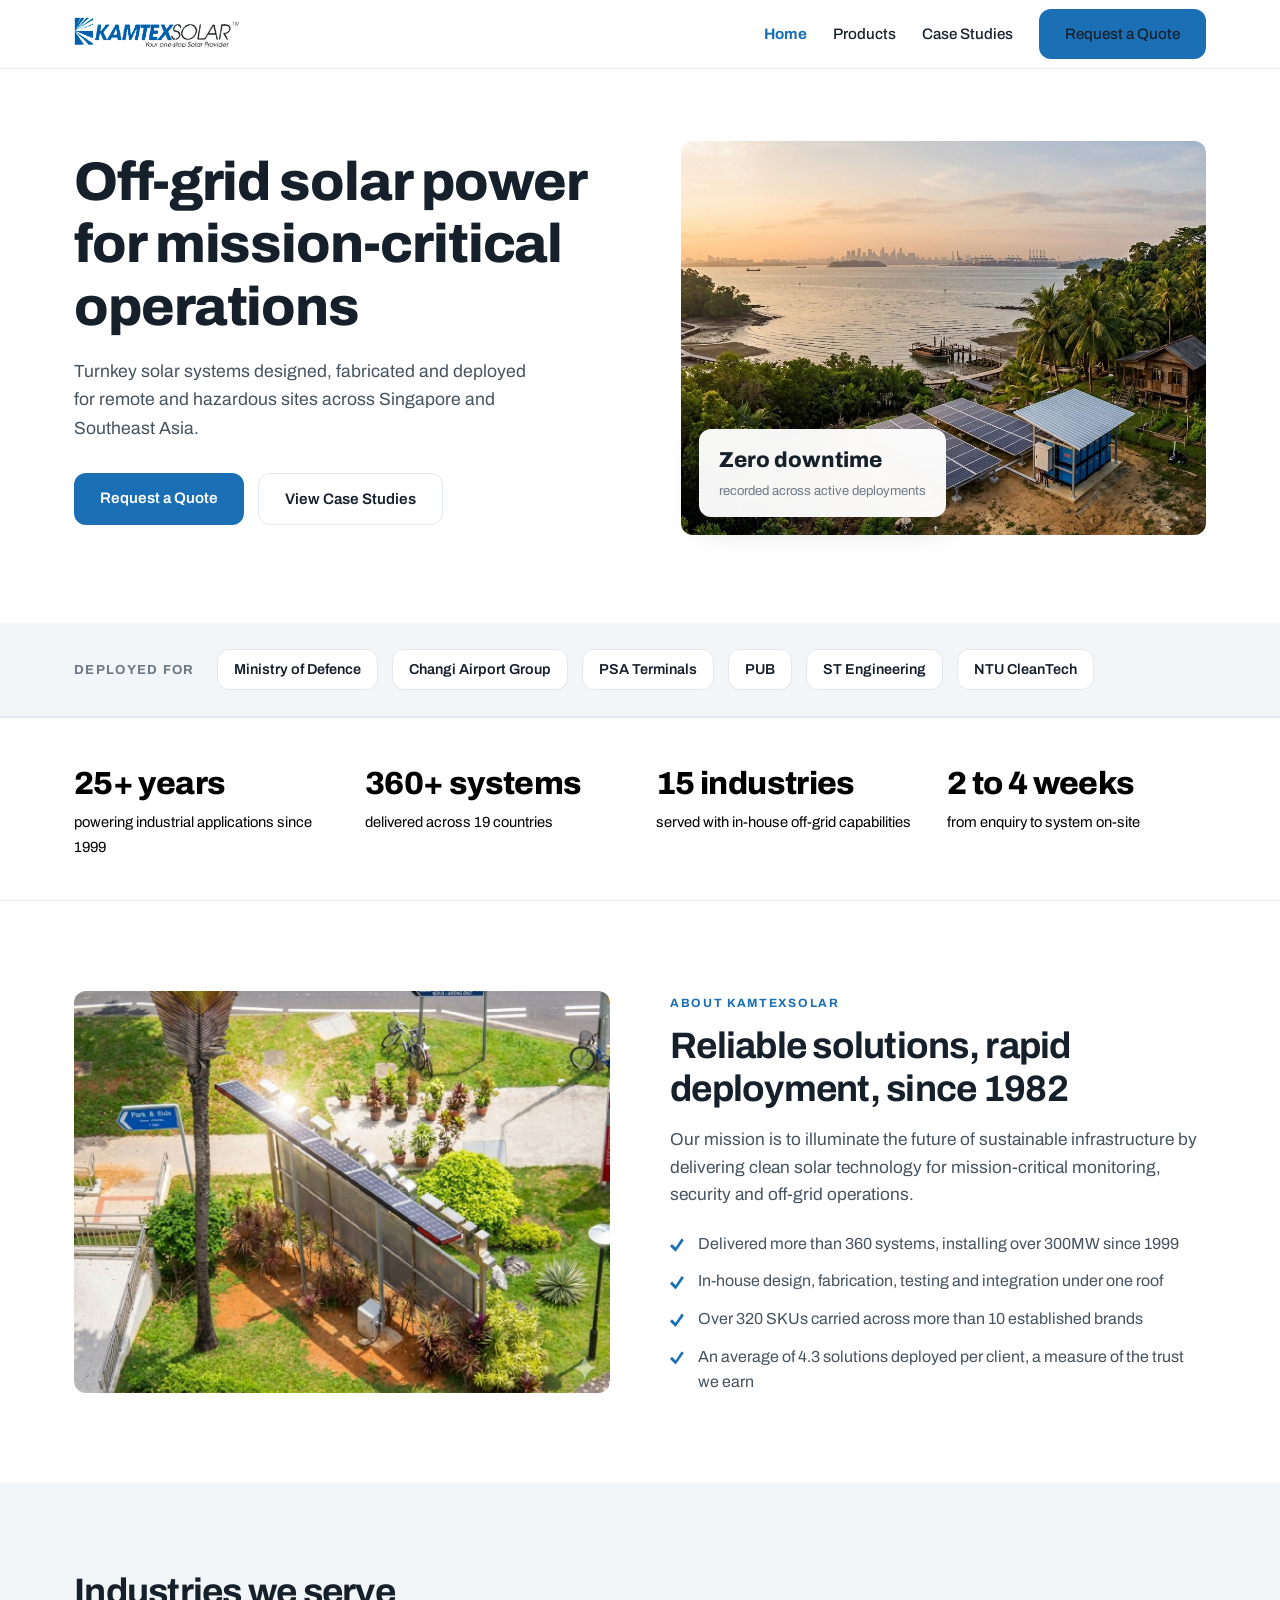
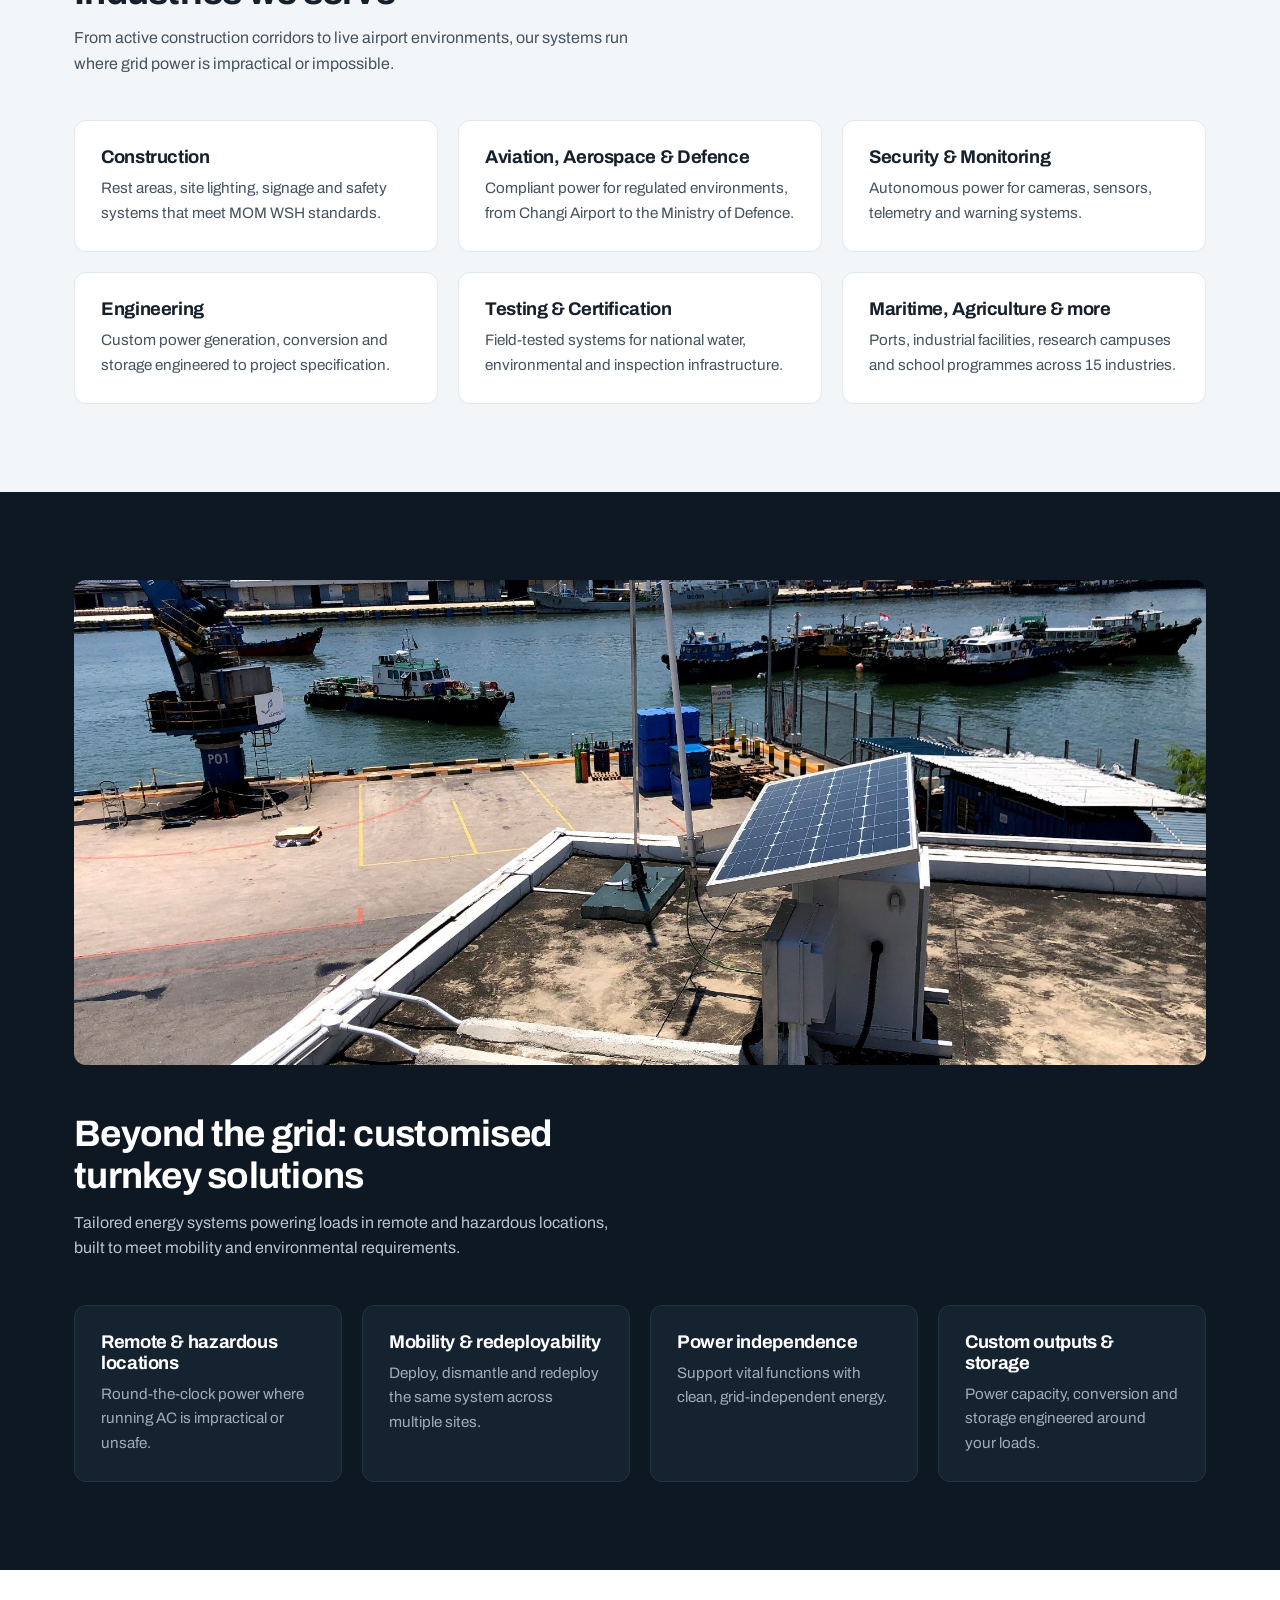
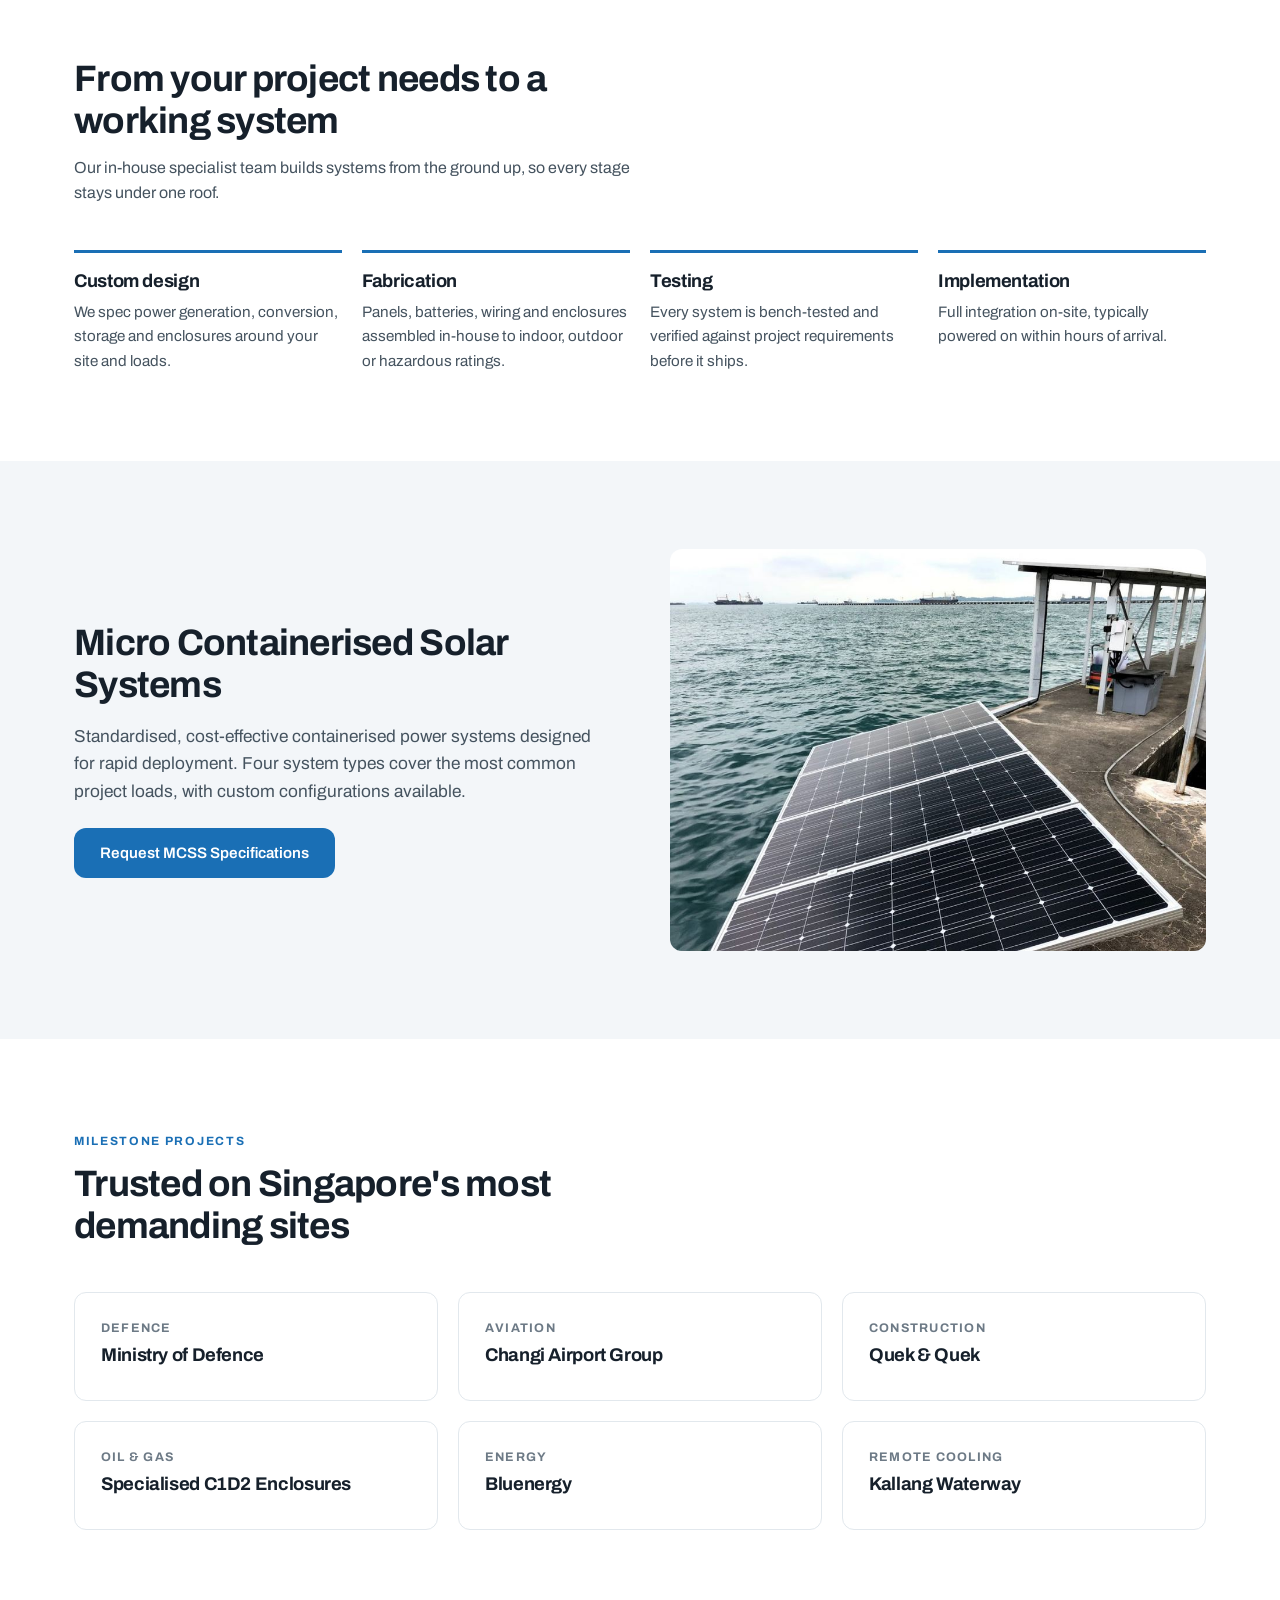
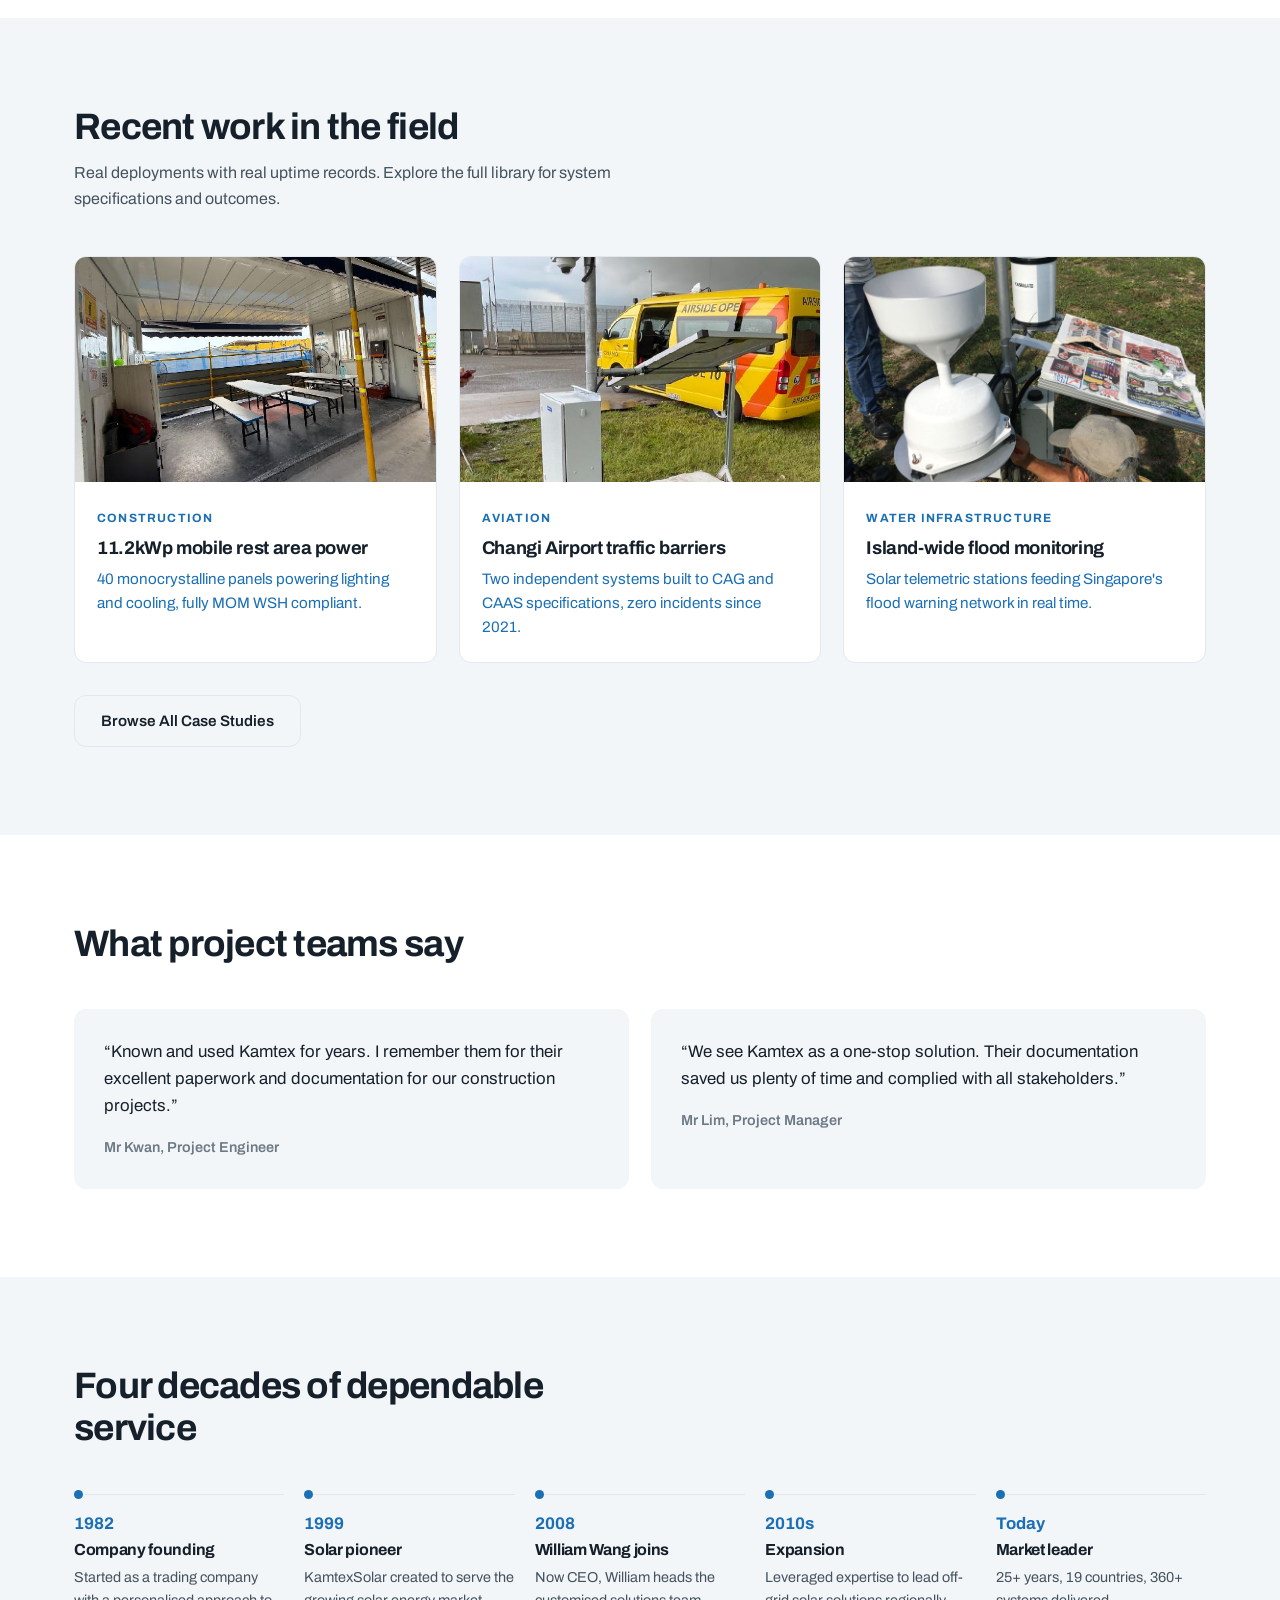
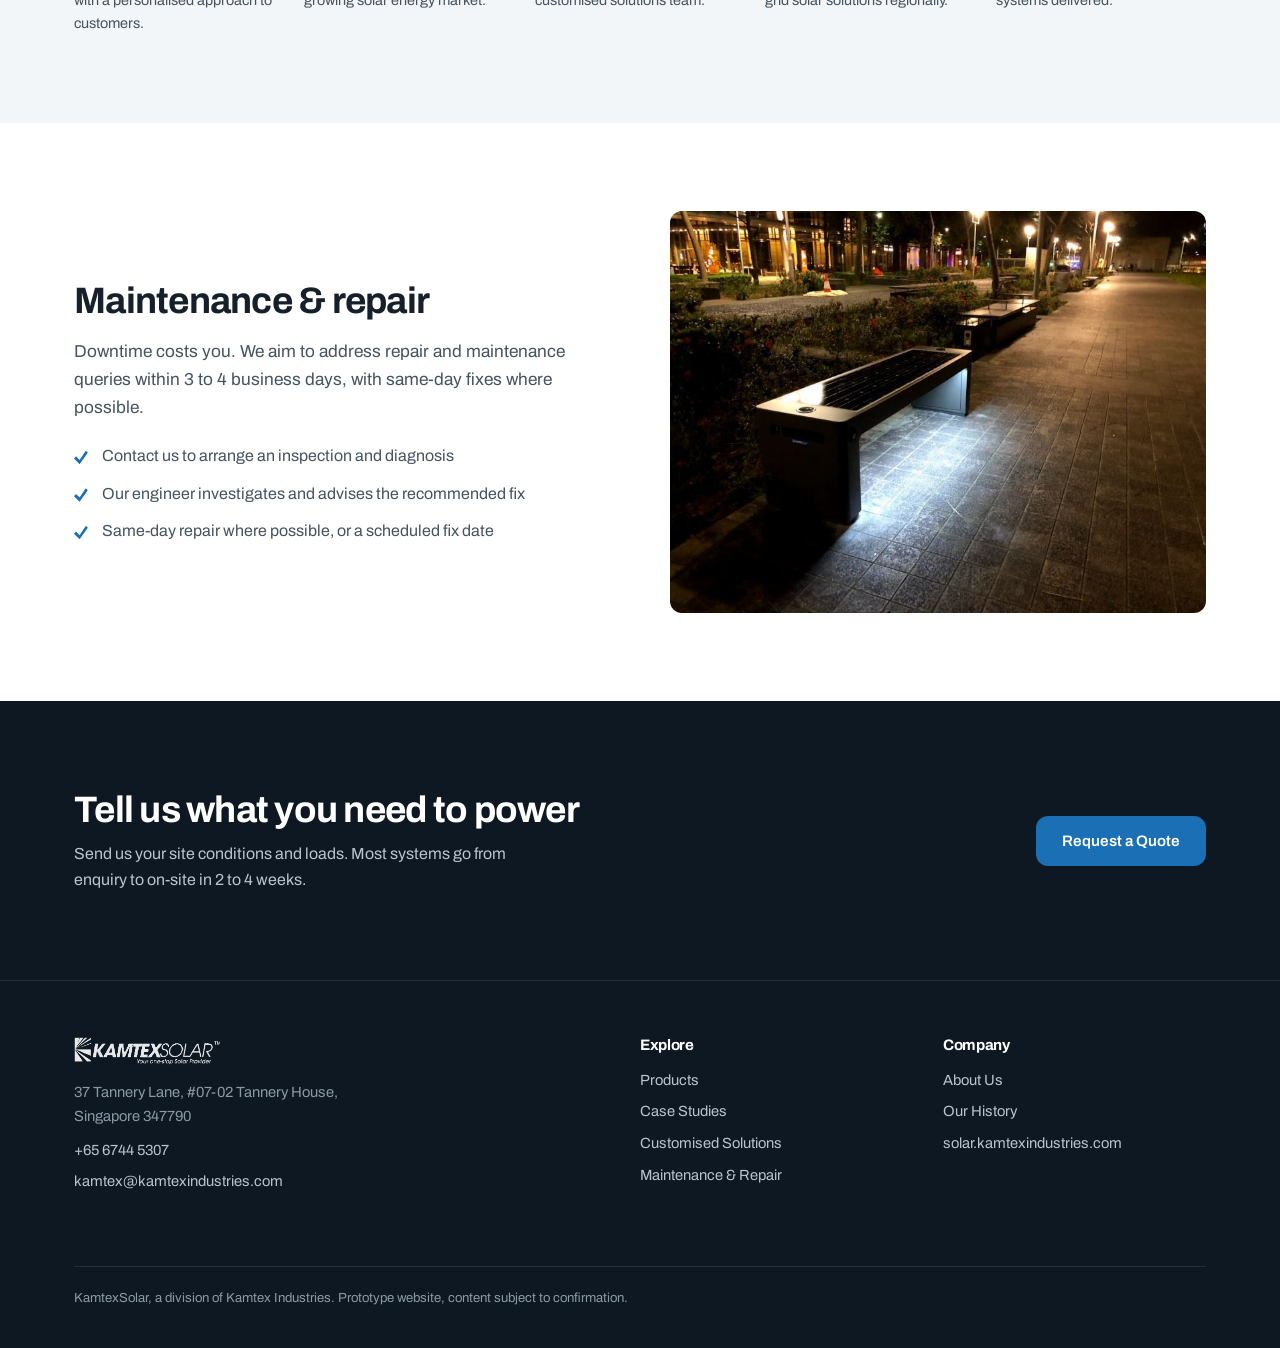
<file: index.html>
<!DOCTYPE html>
<html lang="en">
<head>
<meta charset="UTF-8">
<meta name="viewport" content="width=device-width, initial-scale=1.0">
<title>KamtexSolar | Off-Grid Solar Solutions for Industry</title>
<meta name="description" content="KamtexSolar designs, fabricates and deploys turnkey off-grid solar power systems for remote and hazardous sites across Singapore and Southeast Asia.">
<link rel="preconnect" href="https://fonts.googleapis.com">
<link rel="preconnect" href="https://fonts.gstatic.com" crossorigin>
<link href="https://fonts.googleapis.com/css2?family=Archivo:wght@400;500;600;700;800&display=swap" rel="stylesheet">
<link rel="stylesheet" href="styles.css">
<link rel="icon" href="assets/logo.png">
</head>
<body>

<nav class="nav">
  <div class="nav-inner">
    <a class="nav-logo" href="index.html"><img src="assets/logo.png" alt="KamtexSolar, your one-stop solar provider"></a>
    <button class="nav-toggle" aria-label="Toggle menu">Menu</button>
    <div class="nav-links">
      <a href="index.html" class="active">Home</a>
      <a href="products.html">Products</a>
      <a href="case-studies.html">Case Studies</a>
      <a href="quote.html" class="btn btn-primary">Request a Quote</a>
    </div>
  </div>
</nav>

<header class="hero">
  <div class="wrap hero-grid">
    <div class="hero-copy">
      <h1>Off-grid solar power for mission-critical operations</h1>
      <p>Turnkey solar systems designed, fabricated and deployed for remote and hazardous sites across Singapore and Southeast Asia.</p>
      <div class="hero-ctas">
        <a class="btn btn-primary" href="quote.html">Request a Quote</a>
        <a class="btn btn-ghost" href="case-studies.html">View Case Studies</a>
      </div>
    </div>
    <div class="hero-img">
      <img src="assets/hero.jpg" alt="Off-grid solar array and containerised power system on a coastal site" fetchpriority="high">
      <div class="hero-card"><b>Zero downtime</b><span>recorded across active deployments</span></div>
    </div>
  </div>
</header>

<div class="trust">
  <div class="wrap">
    <p>Deployed for</p>
    <span>Ministry of Defence</span>
    <span>Changi Airport Group</span>
    <span>PSA Terminals</span>
    <span>PUB</span>
    <span>ST Engineering</span>
    <span>NTU CleanTech</span>
  </div>
</div>

<div class="stats">
  <div class="wrap stats-grid">
    <div class="stat"><b><span class="count" data-to="25">25</span>+ years</b><span>powering industrial applications since 1999</span></div>
    <div class="stat"><b><span class="count" data-to="360">360</span>+ systems</b><span>delivered across 19 countries</span></div>
    <div class="stat"><b><span class="count" data-to="15">15</span> industries</b><span>served with in-house off-grid capabilities</span></div>
    <div class="stat"><b>2 to 4 weeks</b><span>from enquiry to system on-site</span></div>
  </div>
</div>

<section id="about">
  <div class="wrap split">
    <img src="assets/about.jpg" alt="Aerial view of a solar-powered garden walkway installation" loading="lazy" class="reveal">
    <div class="reveal">
      <span class="eyebrow">About KamtexSolar</span>
      <h2>Reliable solutions, rapid deployment, since 1982</h2>
      <p class="lead">Our mission is to illuminate the future of sustainable infrastructure by delivering clean solar technology for mission-critical monitoring, security and off-grid operations.</p>
      <ul class="checklist">
        <li>Delivered more than 360 systems, installing over 300MW since 1999</li>
        <li>In-house design, fabrication, testing and integration under one roof</li>
        <li>Over 320 SKUs carried across more than 10 established brands</li>
        <li>An average of 4.3 solutions deployed per client, a measure of the trust we earn</li>
      </ul>
    </div>
  </div>
</section>

<section class="section-soft" id="industries">
  <div class="wrap">
    <div class="section-head">
      <h2>Industries we serve</h2>
      <p>From active construction corridors to live airport environments, our systems run where grid power is impractical or impossible.</p>
    </div>
    <div class="grid-3">
      <div class="tile reveal"><h3>Construction</h3><p>Rest areas, site lighting, signage and safety systems that meet MOM WSH standards.</p></div>
      <div class="tile reveal"><h3>Aviation, Aerospace &amp; Defence</h3><p>Compliant power for regulated environments, from Changi Airport to the Ministry of Defence.</p></div>
      <div class="tile reveal"><h3>Security &amp; Monitoring</h3><p>Autonomous power for cameras, sensors, telemetry and warning systems.</p></div>
      <div class="tile reveal"><h3>Engineering</h3><p>Custom power generation, conversion and storage engineered to project specification.</p></div>
      <div class="tile reveal"><h3>Testing &amp; Certification</h3><p>Field-tested systems for national water, environmental and inspection infrastructure.</p></div>
      <div class="tile reveal"><h3>Maritime, Agriculture &amp; more</h3><p>Ports, industrial facilities, research campuses and school programmes across 15 industries.</p></div>
    </div>
  </div>
</section>

<section class="band-dark" id="custom">
  <div class="wrap">
    <div class="band-photo reveal">
      <img src="assets/custom.jpg" alt="Solar power unit installed at a working port with vessels in the background" loading="lazy">
    </div>
    <div class="section-head">
      <h2>Beyond the grid: customised turnkey solutions</h2>
      <p>Tailored energy systems powering loads in remote and hazardous locations, built to meet mobility and environmental requirements.</p>
    </div>
    <div class="grid-4">
      <div class="tile reveal"><h3>Remote &amp; hazardous locations</h3><p>Round-the-clock power where running AC is impractical or unsafe.</p></div>
      <div class="tile reveal"><h3>Mobility &amp; redeployability</h3><p>Deploy, dismantle and redeploy the same system across multiple sites.</p></div>
      <div class="tile reveal"><h3>Power independence</h3><p>Support vital functions with clean, grid-independent energy.</p></div>
      <div class="tile reveal"><h3>Custom outputs &amp; storage</h3><p>Power capacity, conversion and storage engineered around your loads.</p></div>
    </div>
  </div>
</section>

<section id="process">
  <div class="wrap">
    <div class="section-head">
      <h2>From your project needs to a working system</h2>
      <p>Our in-house specialist team builds systems from the ground up, so every stage stays under one roof.</p>
    </div>
    <div class="process">
      <div class="reveal"><h3>Custom design</h3><p>We spec power generation, conversion, storage and enclosures around your site and loads.</p></div>
      <div class="reveal"><h3>Fabrication</h3><p>Panels, batteries, wiring and enclosures assembled in-house to indoor, outdoor or hazardous ratings.</p></div>
      <div class="reveal"><h3>Testing</h3><p>Every system is bench-tested and verified against project requirements before it ships.</p></div>
      <div class="reveal"><h3>Implementation</h3><p>Full integration on-site, typically powered on within hours of arrival.</p></div>
    </div>
  </div>
</section>

<section class="section-soft" id="mcss">
  <div class="wrap split">
    <div class="reveal">
      <h2>Micro Containerised Solar Systems</h2>
      <p class="lead">Standardised, cost-effective containerised power systems designed for rapid deployment. Four system types cover the most common project loads, with custom configurations available.</p>
      <a class="btn btn-primary" href="quote.html">Request MCSS Specifications</a>
    </div>
    <img src="assets/jetty.jpg" alt="Solar panel array installed on a jetty over open water" loading="lazy" class="reveal">
  </div>
</section>

<section id="projects">
  <div class="wrap">
    <div class="section-head">
      <span class="eyebrow">Milestone projects</span>
      <h2>Trusted on Singapore's most demanding sites</h2>
    </div>
    <div class="grid-3">
      <div class="tile reveal"><span class="kicker">Defence</span><h3>Ministry of Defence</h3></div>
      <div class="tile reveal"><span class="kicker">Aviation</span><h3>Changi Airport Group</h3></div>
      <div class="tile reveal"><span class="kicker">Construction</span><h3>Quek &amp; Quek</h3></div>
      <div class="tile reveal"><span class="kicker">Oil &amp; Gas</span><h3>Specialised C1D2 Enclosures</h3></div>
      <div class="tile reveal"><span class="kicker">Energy</span><h3>Bluenergy</h3></div>
      <div class="tile reveal"><span class="kicker">Remote Cooling</span><h3>Kallang Waterway</h3></div>
    </div>
  </div>
</section>

<section class="section-soft" id="case-studies">
  <div class="wrap">
    <div class="section-head">
      <h2>Recent work in the field</h2>
      <p>Real deployments with real uptime records. Explore the full library for system specifications and outcomes.</p>
    </div>
    <div class="cards">
      <a class="card reveal" href="case-studies.html#cs1">
        <img src="assets/cs01.jpg" alt="Solar-powered container rest area on a construction site" loading="lazy">
        <div class="card-body">
          <span class="tag">Construction</span>
          <h3>11.2kWp mobile rest area power</h3>
          <p>40 monocrystalline panels powering lighting and cooling, fully MOM WSH compliant.</p>
        </div>
      </a>
      <a class="card reveal" href="case-studies.html#cs6">
        <img src="assets/cs06.jpg" alt="Solar-powered traffic security system at an airport access point" loading="lazy">
        <div class="card-body">
          <span class="tag">Aviation</span>
          <h3>Changi Airport traffic barriers</h3>
          <p>Two independent systems built to CAG and CAAS specifications, zero incidents since 2021.</p>
        </div>
      </a>
      <a class="card reveal" href="case-studies.html#cs11">
        <img src="assets/cs11.jpg" alt="Solar-powered rainfall telemetry station equipment" loading="lazy">
        <div class="card-body">
          <span class="tag">Water Infrastructure</span>
          <h3>Island-wide flood monitoring</h3>
          <p>Solar telemetric stations feeding Singapore's flood warning network in real time.</p>
        </div>
      </a>
    </div>
    <p style="margin-top:32px"><a class="btn btn-ghost" href="case-studies.html">Browse All Case Studies</a></p>
  </div>
</section>

<section id="testimonials">
  <div class="wrap">
    <div class="section-head">
      <h2>What project teams say</h2>
    </div>
    <div class="quotes">
      <blockquote class="quote reveal">
        &ldquo;Known and used Kamtex for years. I remember them for their excellent paperwork and documentation for our construction projects.&rdquo;
        <footer>Mr Kwan, Project Engineer</footer>
      </blockquote>
      <blockquote class="quote reveal">
        &ldquo;We see Kamtex as a one-stop solution. Their documentation saved us plenty of time and complied with all stakeholders.&rdquo;
        <footer>Mr Lim, Project Manager</footer>
      </blockquote>
    </div>
  </div>
</section>

<section class="section-soft" id="history">
  <div class="wrap">
    <div class="section-head">
      <h2>Four decades of dependable service</h2>
    </div>
    <div class="timeline">
      <div class="reveal"><b>1982</b><h3>Company founding</h3><p>Started as a trading company with a personalised approach to customers.</p></div>
      <div class="reveal"><b>1999</b><h3>Solar pioneer</h3><p>KamtexSolar created to serve the growing solar energy market.</p></div>
      <div class="reveal"><b>2008</b><h3>William Wang joins</h3><p>Now CEO, William heads the customised solutions team.</p></div>
      <div class="reveal"><b>2010s</b><h3>Expansion</h3><p>Leveraged expertise to lead off-grid solar solutions regionally.</p></div>
      <div class="reveal"><b>Today</b><h3>Market leader</h3><p>25+ years, 19 countries, 360+ systems delivered.</p></div>
    </div>
  </div>
</section>

<section id="maintenance">
  <div class="wrap split">
    <div class="reveal">
      <h2>Maintenance &amp; repair</h2>
      <p class="lead">Downtime costs you. We aim to address repair and maintenance queries within 3 to 4 business days, with same-day fixes where possible.</p>
      <ul class="checklist">
        <li>Contact us to arrange an inspection and diagnosis</li>
        <li>Our engineer investigates and advises the recommended fix</li>
        <li>Same-day repair where possible, or a scheduled fix date</li>
      </ul>
    </div>
    <div class="reveal">
      <img src="assets/lighting.jpg" alt="Solar-powered bench lighting a public walkway at night" loading="lazy">
    </div>
  </div>
</section>

<section class="cta-band">
  <div class="wrap">
    <div>
      <h2>Tell us what you need to power</h2>
      <p>Send us your site conditions and loads. Most systems go from enquiry to on-site in 2 to 4 weeks.</p>
    </div>
    <a class="btn btn-primary" href="quote.html">Request a Quote</a>
  </div>
</section>

<footer class="site">
  <div class="wrap">
    <div>
      <img class="foot-logo" src="assets/logo.png" alt="KamtexSolar">
      <p>37 Tannery Lane, #07-02 Tannery House,<br>Singapore 347790</p>
      <p style="margin-top:10px"><a href="tel:+6567445307">+65 6744 5307</a></p>
      <p><a href="mailto:kamtex@kamtexindustries.com">kamtex@kamtexindustries.com</a></p>
    </div>
    <div>
      <h4>Explore</h4>
      <a href="products.html">Products</a>
      <a href="case-studies.html">Case Studies</a>
      <a href="index.html#custom">Customised Solutions</a>
      <a href="index.html#maintenance">Maintenance &amp; Repair</a>
    </div>
    <div>
      <h4>Company</h4>
      <a href="index.html#about">About Us</a>
      <a href="index.html#history">Our History</a>
      <a href="https://solar.kamtexindustries.com">solar.kamtexindustries.com</a>
    </div>
    <div class="legal">KamtexSolar, a division of Kamtex Industries. Prototype website, content subject to confirmation.</div>
  </div>
</footer>

<script>
document.querySelector('.nav-toggle').addEventListener('click', function () {
  document.querySelector('.nav-links').classList.toggle('open');
});
if (!window.matchMedia('(prefers-reduced-motion: reduce)').matches) {
  var io = new IntersectionObserver(function (entries) {
    entries.forEach(function (e) {
      if (e.isIntersecting) { e.target.classList.add('in'); io.unobserve(e.target); }
    });
  }, { threshold: 0.15 });
  document.querySelectorAll('.reveal').forEach(function (el) { io.observe(el); });

  var cio = new IntersectionObserver(function (entries) {
    entries.forEach(function (e) {
      if (!e.isIntersecting) return;
      cio.unobserve(e.target);
      var el = e.target, to = parseInt(el.dataset.to, 10), start = null;
      function tick(ts) {
        if (!start) start = ts;
        var p = Math.min((ts - start) / 900, 1);
        el.textContent = Math.round(to * (1 - Math.pow(1 - p, 3)));
        if (p < 1) requestAnimationFrame(tick);
      }
      requestAnimationFrame(tick);
    });
  }, { threshold: 0.6 });
  document.querySelectorAll('.count').forEach(function (el) { cio.observe(el); });
} else {
  document.querySelectorAll('.reveal').forEach(function (el) { el.classList.add('in'); });
}
</script>
</body>
</html>
</file>
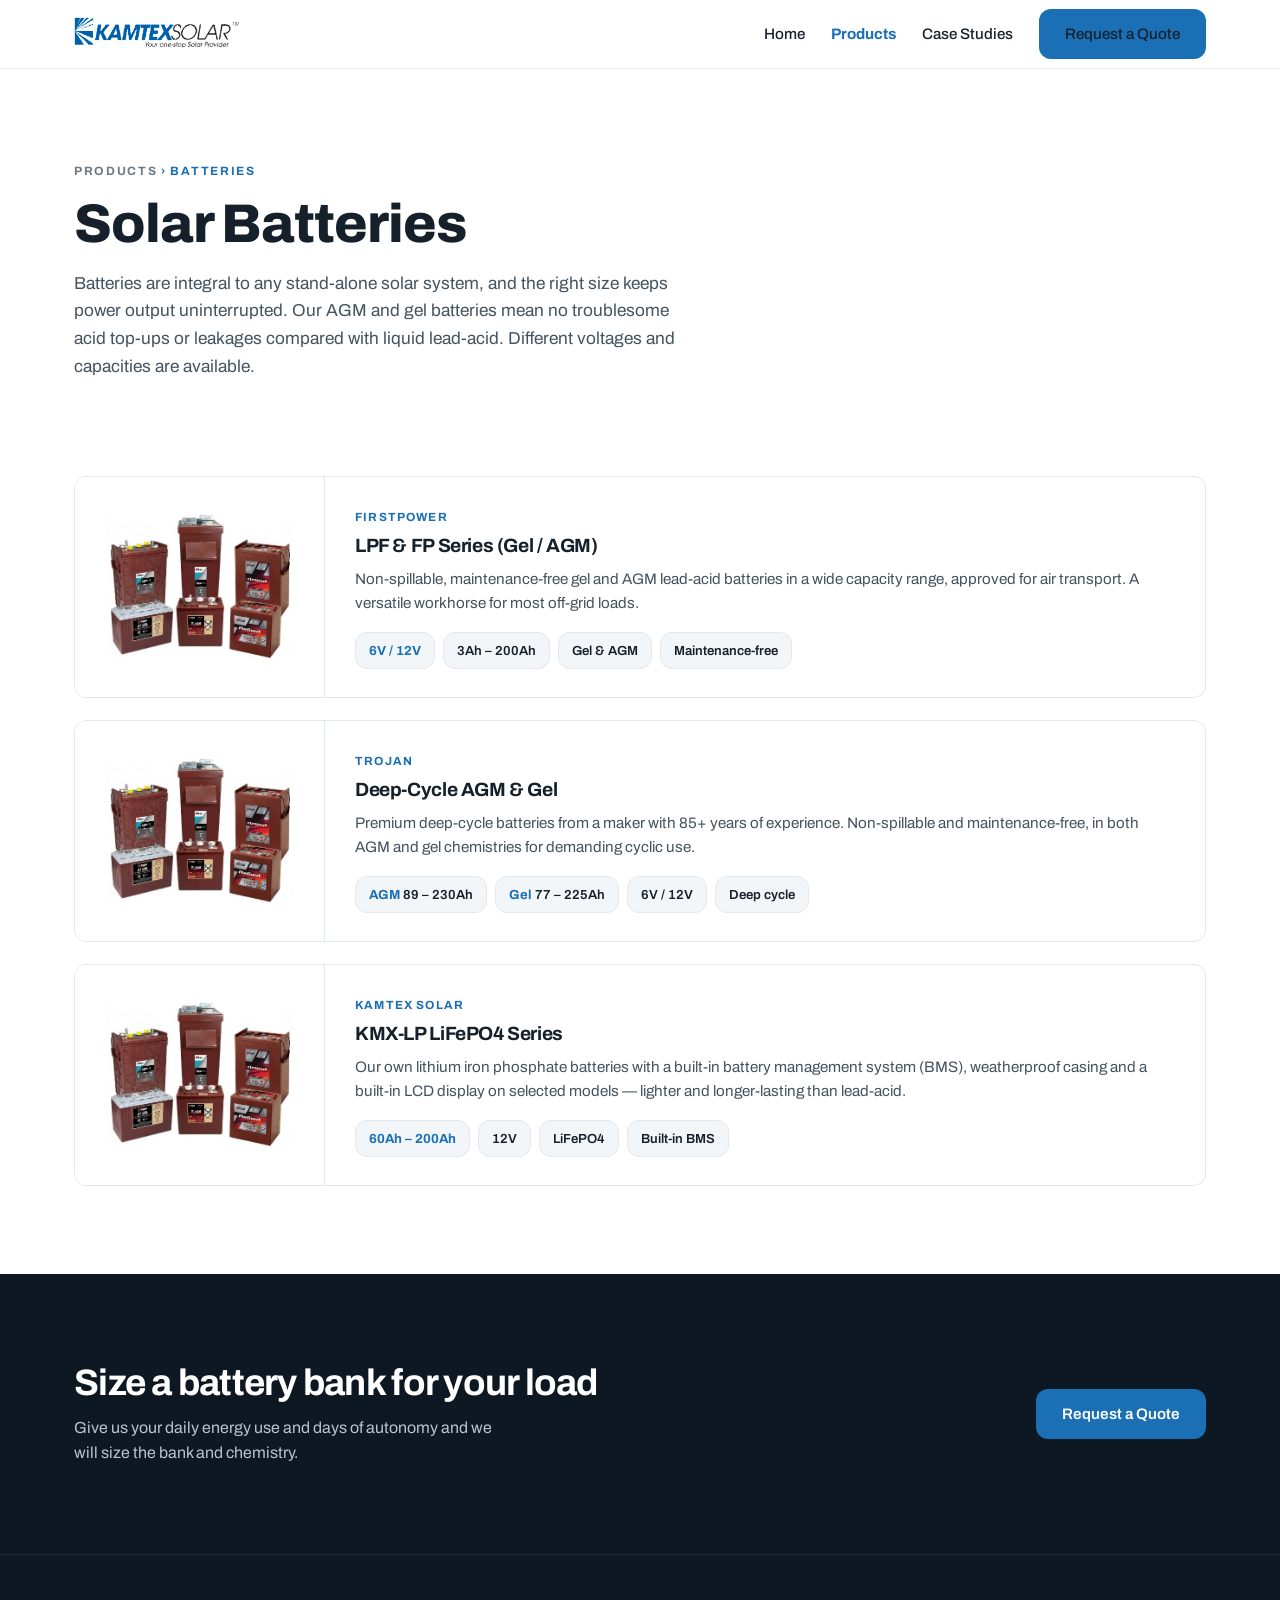
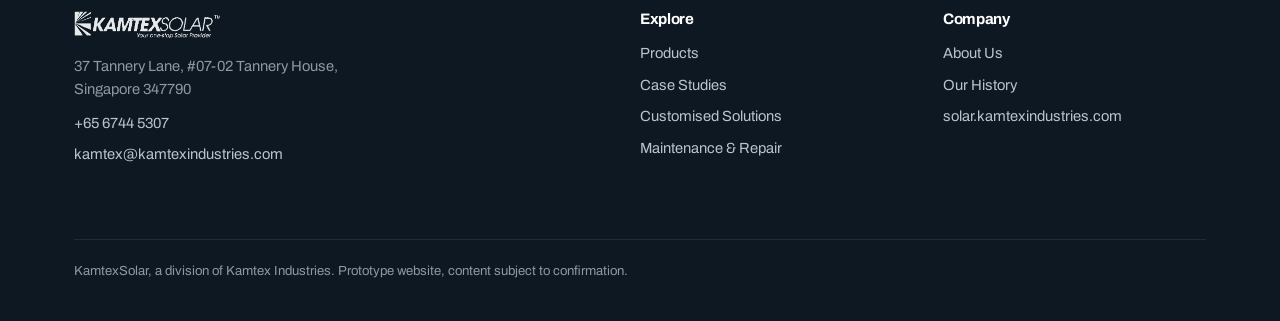
<file: batteries.html>
<!DOCTYPE html>
<html lang="en">
<head>
<meta charset="UTF-8">
<meta name="viewport" content="width=device-width, initial-scale=1.0">
<title>Batteries | KamtexSolar</title>
<meta name="description" content="AGM, gel and LiFePO4 deep-cycle solar batteries from Firstpower, Trojan and Kamtex Solar, from 3Ah to full battery banks.">
<link rel="preconnect" href="https://fonts.googleapis.com">
<link rel="preconnect" href="https://fonts.gstatic.com" crossorigin>
<link href="https://fonts.googleapis.com/css2?family=Archivo:wght@400;500;600;700;800&display=swap" rel="stylesheet">
<link rel="stylesheet" href="styles.css">
<link rel="icon" href="assets/logo.png">
</head>
<body>

<nav class="nav">
  <div class="nav-inner">
    <a class="nav-logo" href="index.html"><img src="assets/logo.png" alt="KamtexSolar, your one-stop solar provider"></a>
    <button class="nav-toggle" aria-label="Toggle menu">Menu</button>
    <div class="nav-links">
      <a href="index.html">Home</a>
      <a href="products.html" class="active">Products</a>
      <a href="case-studies.html">Case Studies</a>
      <a href="quote.html" class="btn btn-primary">Request a Quote</a>
    </div>
  </div>
</nav>

<section style="padding-bottom:0">
  <div class="wrap">
    <div class="section-head cat-intro">
      <span class="eyebrow"><a href="products.html" style="color:var(--muted)">Products</a> &rsaquo; Batteries</span>
      <h1>Solar Batteries</h1>
      <p>Batteries are integral to any stand-alone solar system, and the right size keeps power output uninterrupted. Our AGM and gel batteries mean no troublesome acid top-ups or leakages compared with liquid lead-acid. Different voltages and capacities are available.</p>
    </div>
  </div>
</section>

<section style="padding-top:44px">
  <div class="wrap">
    <div class="cat-list">
      <div class="cat-item reveal">
        <img src="assets/prod-battery.jpg" alt="Firstpower LPF and FP series batteries">
        <div class="cat-body">
          <span class="brandtag">Firstpower</span>
          <h3>LPF &amp; FP Series (Gel / AGM)</h3>
          <p>Non-spillable, maintenance-free gel and AGM lead-acid batteries in a wide capacity range, approved for air transport. A versatile workhorse for most off-grid loads.</p>
          <div class="cat-chips">
            <span><b>6V / 12V</b></span>
            <span>3Ah &ndash; 200Ah</span>
            <span>Gel &amp; AGM</span>
            <span>Maintenance-free</span>
          </div>
        </div>
      </div>
      <div class="cat-item reveal">
        <img src="assets/prod-battery.jpg" alt="Trojan deep cycle AGM and gel batteries">
        <div class="cat-body">
          <span class="brandtag">Trojan</span>
          <h3>Deep-Cycle AGM &amp; Gel</h3>
          <p>Premium deep-cycle batteries from a maker with 85+ years of experience. Non-spillable and maintenance-free, in both AGM and gel chemistries for demanding cyclic use.</p>
          <div class="cat-chips">
            <span><b>AGM</b> 89 &ndash; 230Ah</span>
            <span><b>Gel</b> 77 &ndash; 225Ah</span>
            <span>6V / 12V</span>
            <span>Deep cycle</span>
          </div>
        </div>
      </div>
      <div class="cat-item reveal">
        <img src="assets/prod-battery.jpg" alt="Kamtex Solar KMX-LP LiFePO4 lithium battery">
        <div class="cat-body">
          <span class="brandtag">Kamtex Solar</span>
          <h3>KMX-LP LiFePO4 Series</h3>
          <p>Our own lithium iron phosphate batteries with a built-in battery management system (BMS), weatherproof casing and a built-in LCD display on selected models &mdash; lighter and longer-lasting than lead-acid.</p>
          <div class="cat-chips">
            <span><b>60Ah &ndash; 200Ah</b></span>
            <span>12V</span>
            <span>LiFePO4</span>
            <span>Built-in BMS</span>
          </div>
        </div>
      </div>
    </div>
  </div>
</section>

<section class="cta-band">
  <div class="wrap">
    <div>
      <h2>Size a battery bank for your load</h2>
      <p>Give us your daily energy use and days of autonomy and we will size the bank and chemistry.</p>
    </div>
    <a class="btn btn-primary" href="quote.html">Request a Quote</a>
  </div>
</section>

<footer class="site">
  <div class="wrap">
    <div>
      <img class="foot-logo" src="assets/logo.png" alt="KamtexSolar">
      <p>37 Tannery Lane, #07-02 Tannery House,<br>Singapore 347790</p>
      <p style="margin-top:10px"><a href="tel:+6567445307">+65 6744 5307</a></p>
      <p><a href="mailto:kamtex@kamtexindustries.com">kamtex@kamtexindustries.com</a></p>
    </div>
    <div>
      <h4>Explore</h4>
      <a href="products.html">Products</a>
      <a href="case-studies.html">Case Studies</a>
      <a href="index.html#custom">Customised Solutions</a>
      <a href="index.html#maintenance">Maintenance &amp; Repair</a>
    </div>
    <div>
      <h4>Company</h4>
      <a href="index.html#about">About Us</a>
      <a href="index.html#history">Our History</a>
      <a href="https://solar.kamtexindustries.com">solar.kamtexindustries.com</a>
    </div>
    <div class="legal">KamtexSolar, a division of Kamtex Industries. Prototype website, content subject to confirmation.</div>
  </div>
</footer>

<script>
document.querySelector('.nav-toggle').addEventListener('click', function () {
  document.querySelector('.nav-links').classList.toggle('open');
});
if (!window.matchMedia('(prefers-reduced-motion: reduce)').matches) {
  var io = new IntersectionObserver(function (entries) {
    entries.forEach(function (e) {
      if (e.isIntersecting) { e.target.classList.add('in'); io.unobserve(e.target); }
    });
  }, { threshold: 0.15 });
  document.querySelectorAll('.reveal').forEach(function (el) { io.observe(el); });
} else {
  document.querySelectorAll('.reveal').forEach(function (el) { el.classList.add('in'); });
}
</script>
</body>
</html>
</file>
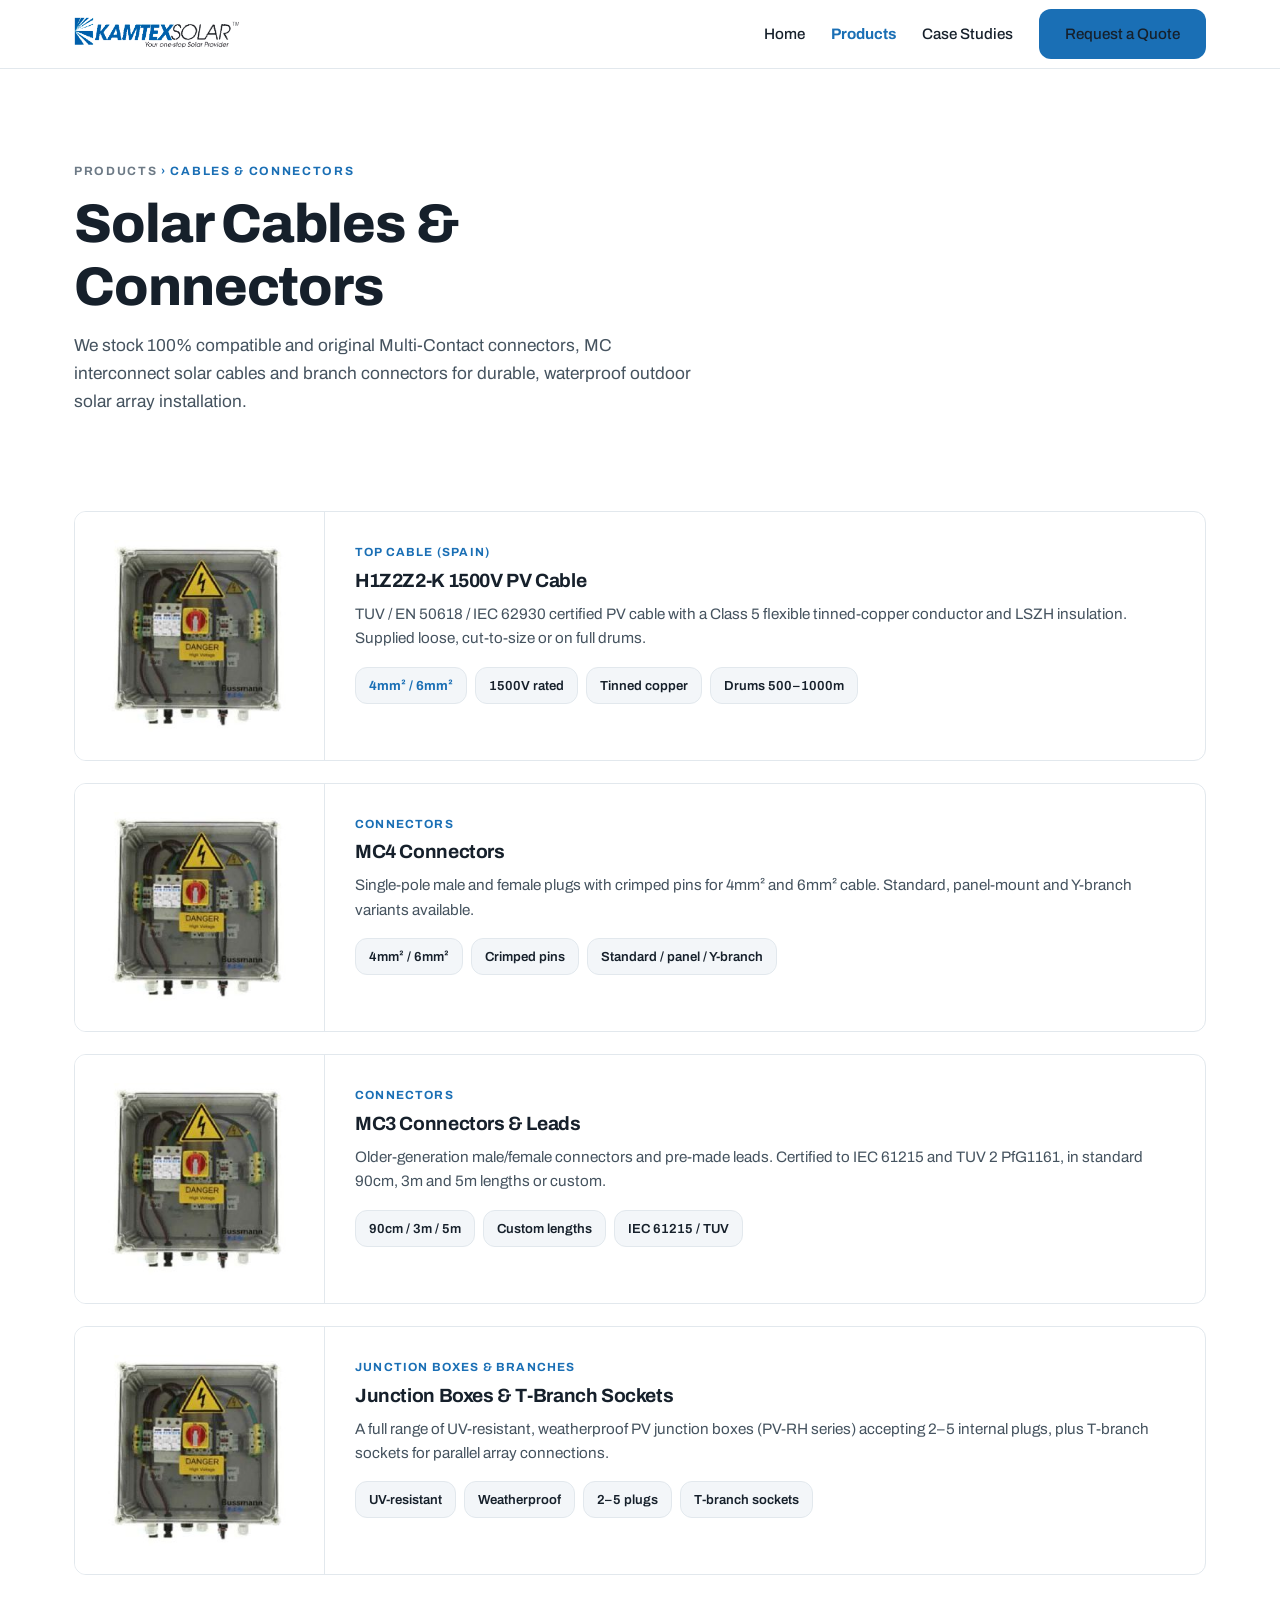
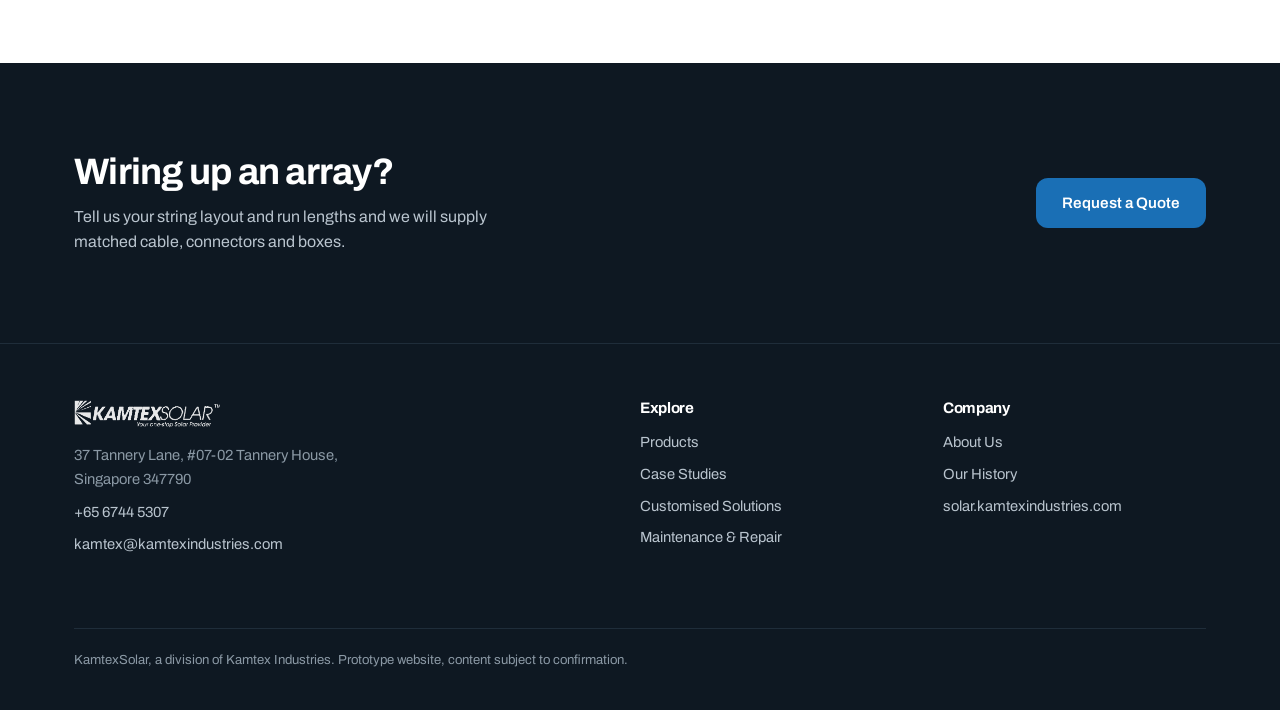
<file: cables-connectors.html>
<!DOCTYPE html>
<html lang="en">
<head>
<meta charset="UTF-8">
<meta name="viewport" content="width=device-width, initial-scale=1.0">
<title>Cables &amp; Connectors | KamtexSolar</title>
<meta name="description" content="1500V PV cable, MC4 and MC3 connectors, T-branch sockets and weatherproof junction boxes for durable solar array wiring.">
<link rel="preconnect" href="https://fonts.googleapis.com">
<link rel="preconnect" href="https://fonts.gstatic.com" crossorigin>
<link href="https://fonts.googleapis.com/css2?family=Archivo:wght@400;500;600;700;800&display=swap" rel="stylesheet">
<link rel="stylesheet" href="styles.css">
<link rel="icon" href="assets/logo.png">
</head>
<body>

<nav class="nav">
  <div class="nav-inner">
    <a class="nav-logo" href="index.html"><img src="assets/logo.png" alt="KamtexSolar, your one-stop solar provider"></a>
    <button class="nav-toggle" aria-label="Toggle menu">Menu</button>
    <div class="nav-links">
      <a href="index.html">Home</a>
      <a href="products.html" class="active">Products</a>
      <a href="case-studies.html">Case Studies</a>
      <a href="quote.html" class="btn btn-primary">Request a Quote</a>
    </div>
  </div>
</nav>

<section style="padding-bottom:0">
  <div class="wrap">
    <div class="section-head cat-intro">
      <span class="eyebrow"><a href="products.html" style="color:var(--muted)">Products</a> &rsaquo; Cables &amp; Connectors</span>
      <h1>Solar Cables &amp; Connectors</h1>
      <p>We stock 100% compatible and original Multi-Contact connectors, MC interconnect solar cables and branch connectors for durable, waterproof outdoor solar array installation.</p>
    </div>
  </div>
</section>

<section style="padding-top:44px">
  <div class="wrap">
    <div class="cat-list">
      <div class="cat-item reveal">
        <img src="assets/prod-breaker.jpg" alt="Top Cable 1500V PV solar cable">
        <div class="cat-body">
          <span class="brandtag">Top Cable (Spain)</span>
          <h3>H1Z2Z2-K 1500V PV Cable</h3>
          <p>TUV / EN&nbsp;50618 / IEC&nbsp;62930 certified PV cable with a Class 5 flexible tinned-copper conductor and LSZH insulation. Supplied loose, cut-to-size or on full drums.</p>
          <div class="cat-chips">
            <span><b>4mm&sup2; / 6mm&sup2;</b></span>
            <span>1500V rated</span>
            <span>Tinned copper</span>
            <span>Drums 500&ndash;1000m</span>
          </div>
        </div>
      </div>
      <div class="cat-item reveal">
        <img src="assets/prod-breaker.jpg" alt="MC4 solar connectors">
        <div class="cat-body">
          <span class="brandtag">Connectors</span>
          <h3>MC4 Connectors</h3>
          <p>Single-pole male and female plugs with crimped pins for 4mm&sup2; and 6mm&sup2; cable. Standard, panel-mount and Y-branch variants available.</p>
          <div class="cat-chips">
            <span>4mm&sup2; / 6mm&sup2;</span>
            <span>Crimped pins</span>
            <span>Standard / panel / Y-branch</span>
          </div>
        </div>
      </div>
      <div class="cat-item reveal">
        <img src="assets/prod-breaker.jpg" alt="MC3 solar connectors and leads">
        <div class="cat-body">
          <span class="brandtag">Connectors</span>
          <h3>MC3 Connectors &amp; Leads</h3>
          <p>Older-generation male/female connectors and pre-made leads. Certified to IEC&nbsp;61215 and TUV 2 PfG1161, in standard 90cm, 3m and 5m lengths or custom.</p>
          <div class="cat-chips">
            <span>90cm / 3m / 5m</span>
            <span>Custom lengths</span>
            <span>IEC 61215 / TUV</span>
          </div>
        </div>
      </div>
      <div class="cat-item reveal">
        <img src="assets/prod-breaker.jpg" alt="Weatherproof PV junction boxes">
        <div class="cat-body">
          <span class="brandtag">Junction boxes &amp; branches</span>
          <h3>Junction Boxes &amp; T-Branch Sockets</h3>
          <p>A full range of UV-resistant, weatherproof PV junction boxes (PV-RH series) accepting 2&ndash;5 internal plugs, plus T-branch sockets for parallel array connections.</p>
          <div class="cat-chips">
            <span>UV-resistant</span>
            <span>Weatherproof</span>
            <span>2&ndash;5 plugs</span>
            <span>T-branch sockets</span>
          </div>
        </div>
      </div>
    </div>
  </div>
</section>

<section class="cta-band">
  <div class="wrap">
    <div>
      <h2>Wiring up an array?</h2>
      <p>Tell us your string layout and run lengths and we will supply matched cable, connectors and boxes.</p>
    </div>
    <a class="btn btn-primary" href="quote.html">Request a Quote</a>
  </div>
</section>

<footer class="site">
  <div class="wrap">
    <div>
      <img class="foot-logo" src="assets/logo.png" alt="KamtexSolar">
      <p>37 Tannery Lane, #07-02 Tannery House,<br>Singapore 347790</p>
      <p style="margin-top:10px"><a href="tel:+6567445307">+65 6744 5307</a></p>
      <p><a href="mailto:kamtex@kamtexindustries.com">kamtex@kamtexindustries.com</a></p>
    </div>
    <div>
      <h4>Explore</h4>
      <a href="products.html">Products</a>
      <a href="case-studies.html">Case Studies</a>
      <a href="index.html#custom">Customised Solutions</a>
      <a href="index.html#maintenance">Maintenance &amp; Repair</a>
    </div>
    <div>
      <h4>Company</h4>
      <a href="index.html#about">About Us</a>
      <a href="index.html#history">Our History</a>
      <a href="https://solar.kamtexindustries.com">solar.kamtexindustries.com</a>
    </div>
    <div class="legal">KamtexSolar, a division of Kamtex Industries. Prototype website, content subject to confirmation.</div>
  </div>
</footer>

<script>
document.querySelector('.nav-toggle').addEventListener('click', function () {
  document.querySelector('.nav-links').classList.toggle('open');
});
if (!window.matchMedia('(prefers-reduced-motion: reduce)').matches) {
  var io = new IntersectionObserver(function (entries) {
    entries.forEach(function (e) {
      if (e.isIntersecting) { e.target.classList.add('in'); io.unobserve(e.target); }
    });
  }, { threshold: 0.15 });
  document.querySelectorAll('.reveal').forEach(function (el) { io.observe(el); });
} else {
  document.querySelectorAll('.reveal').forEach(function (el) { el.classList.add('in'); });
}
</script>
</body>
</html>
</file>
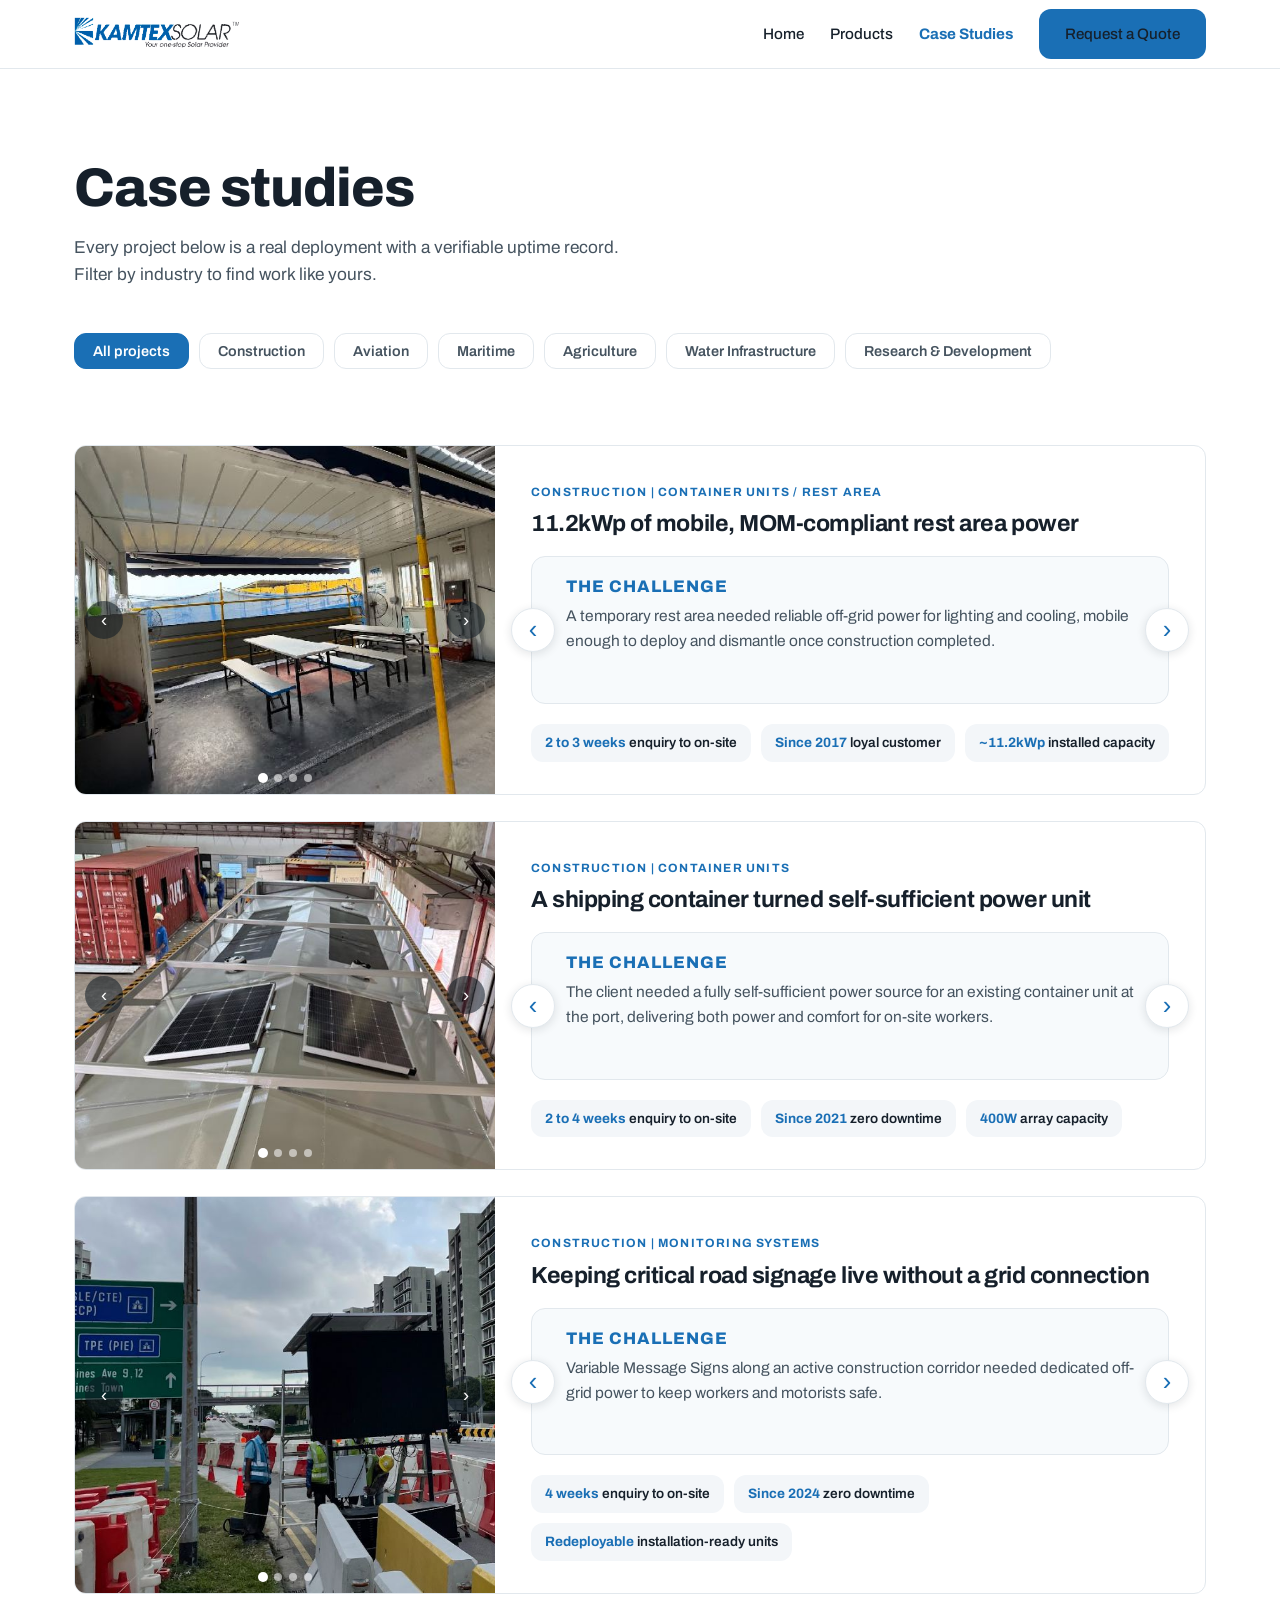
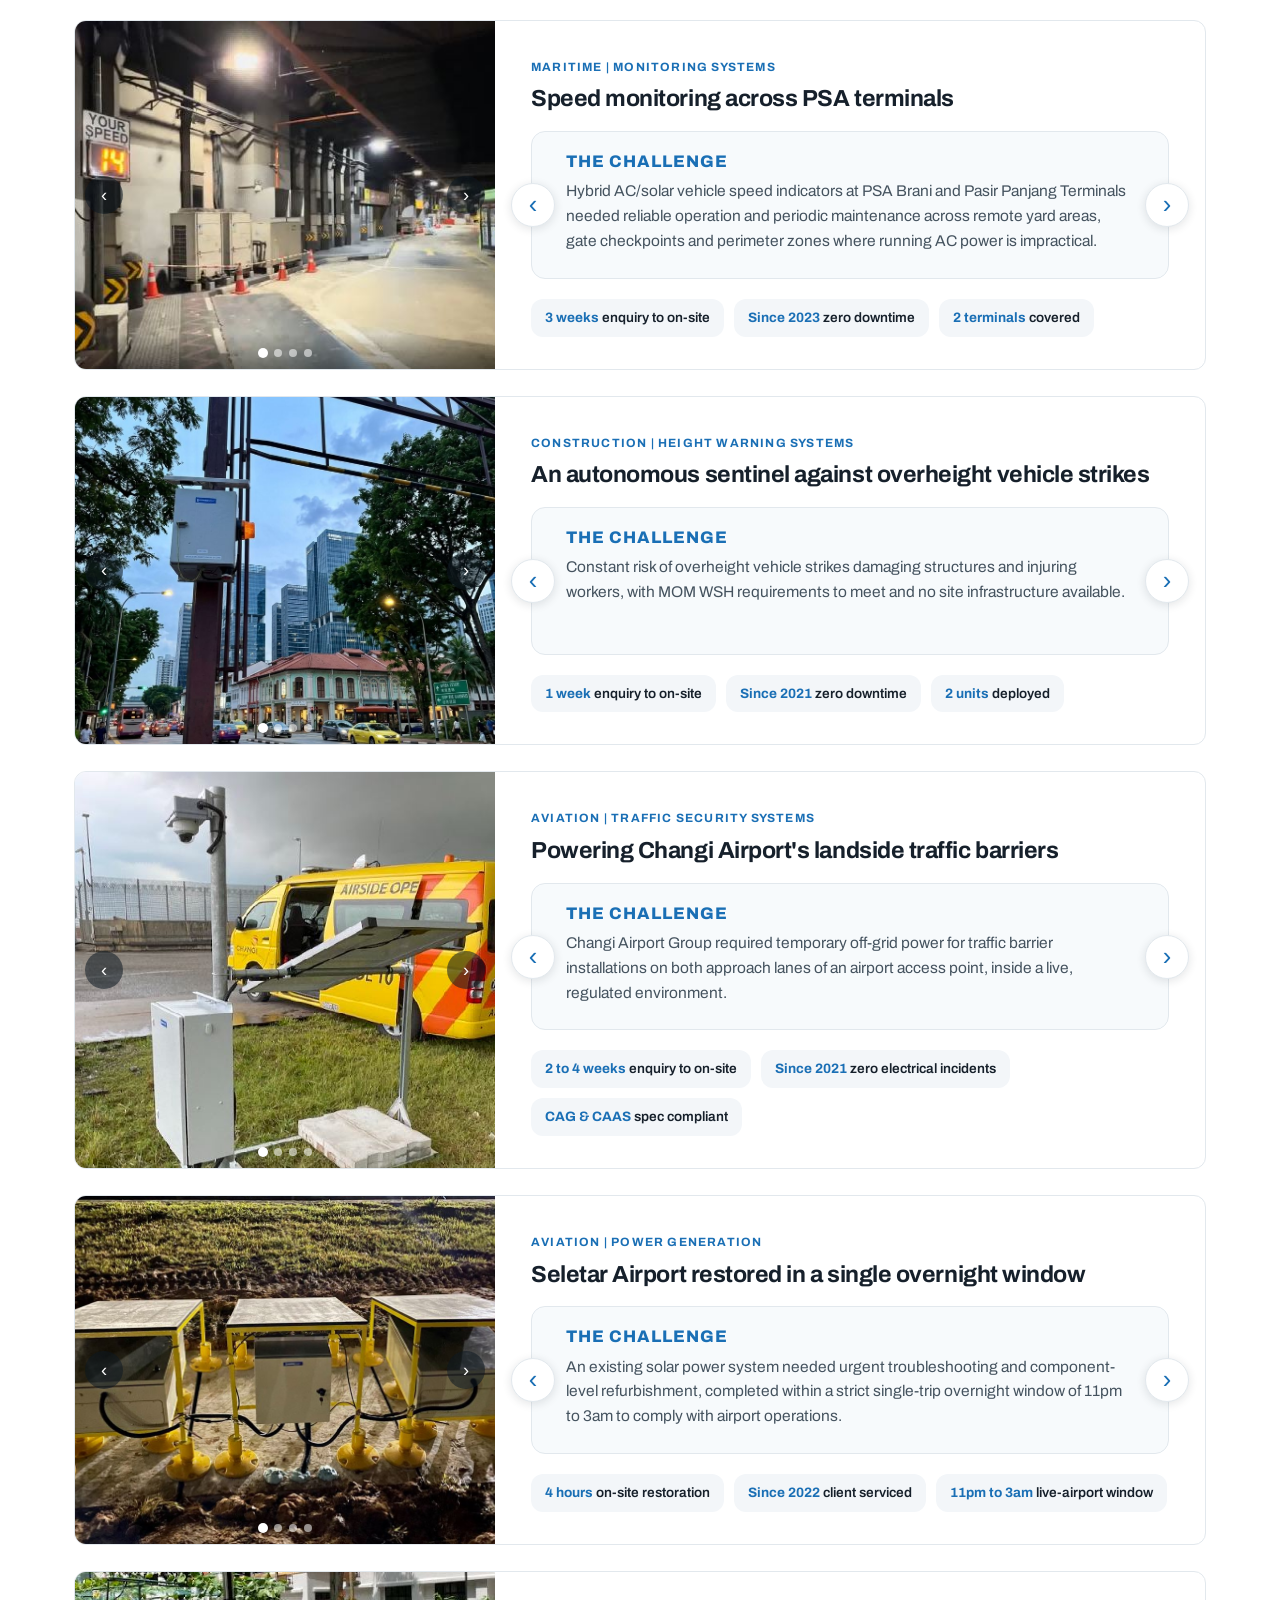
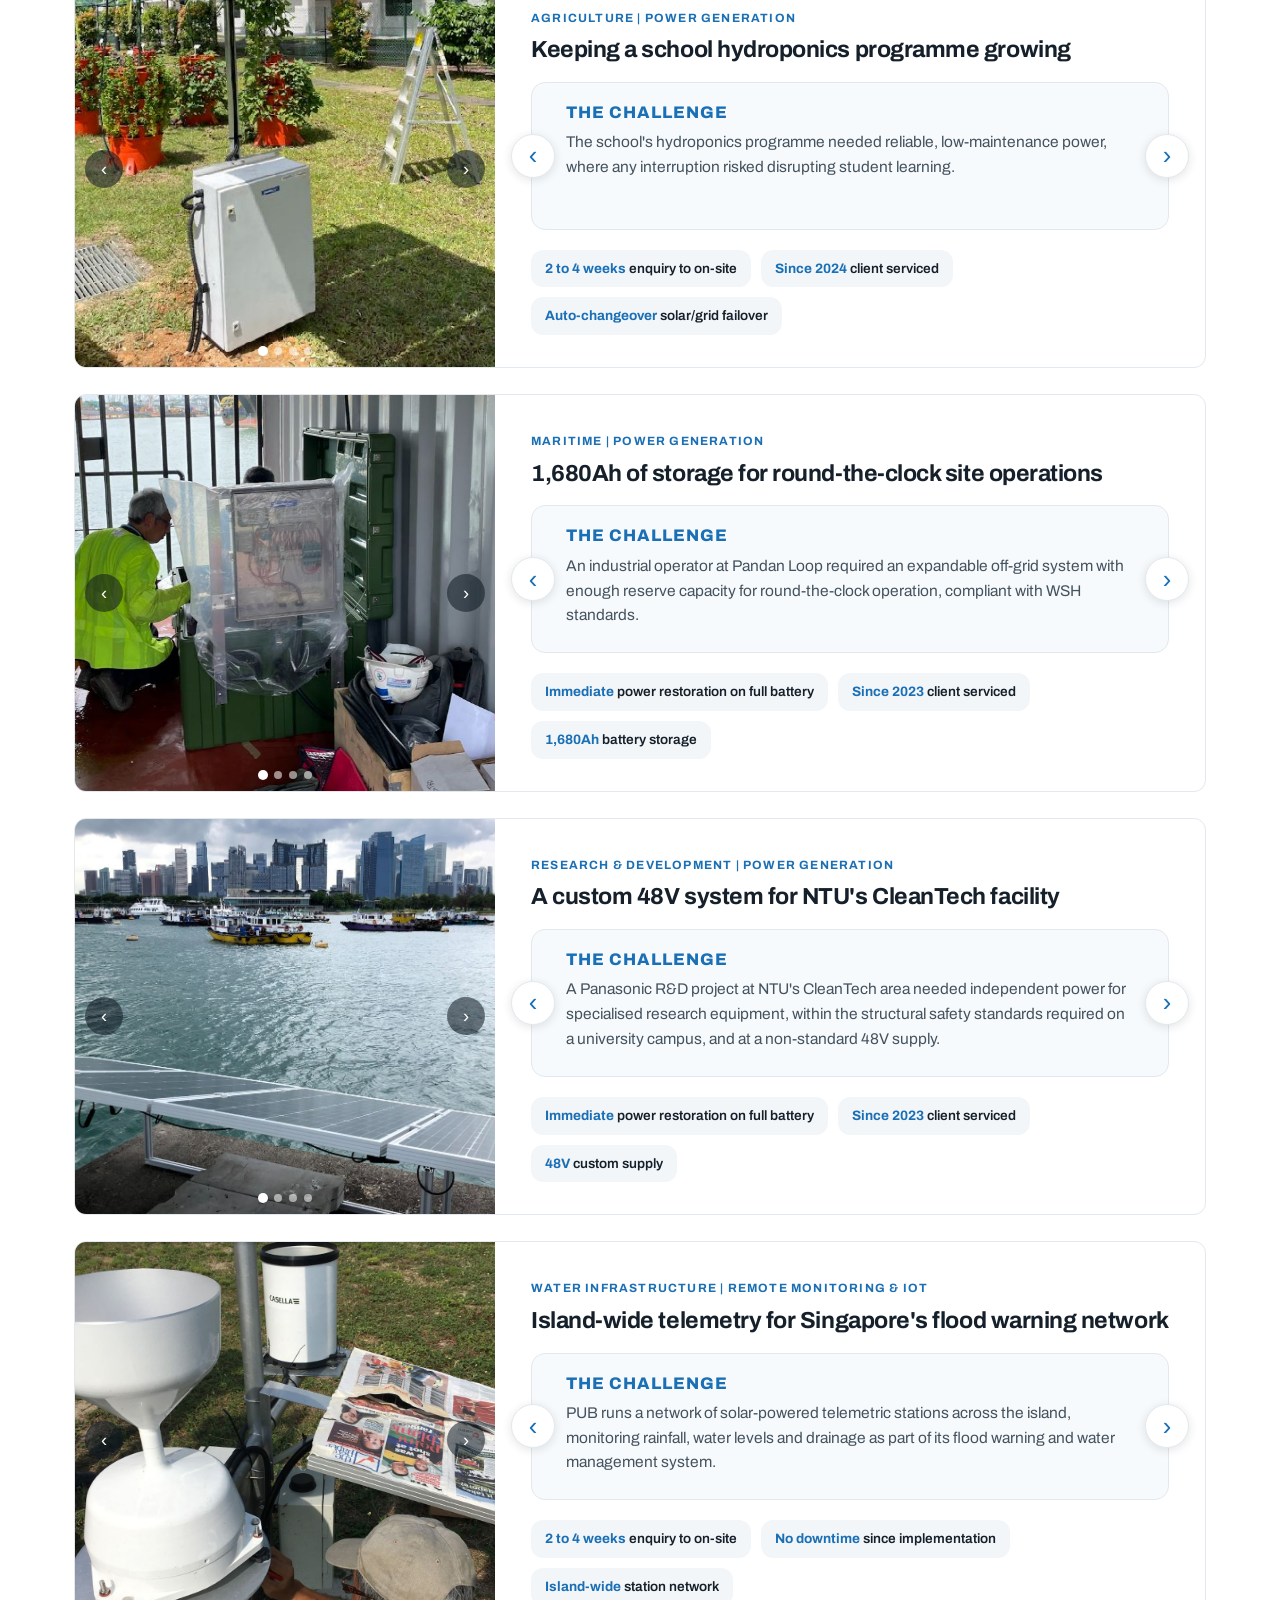
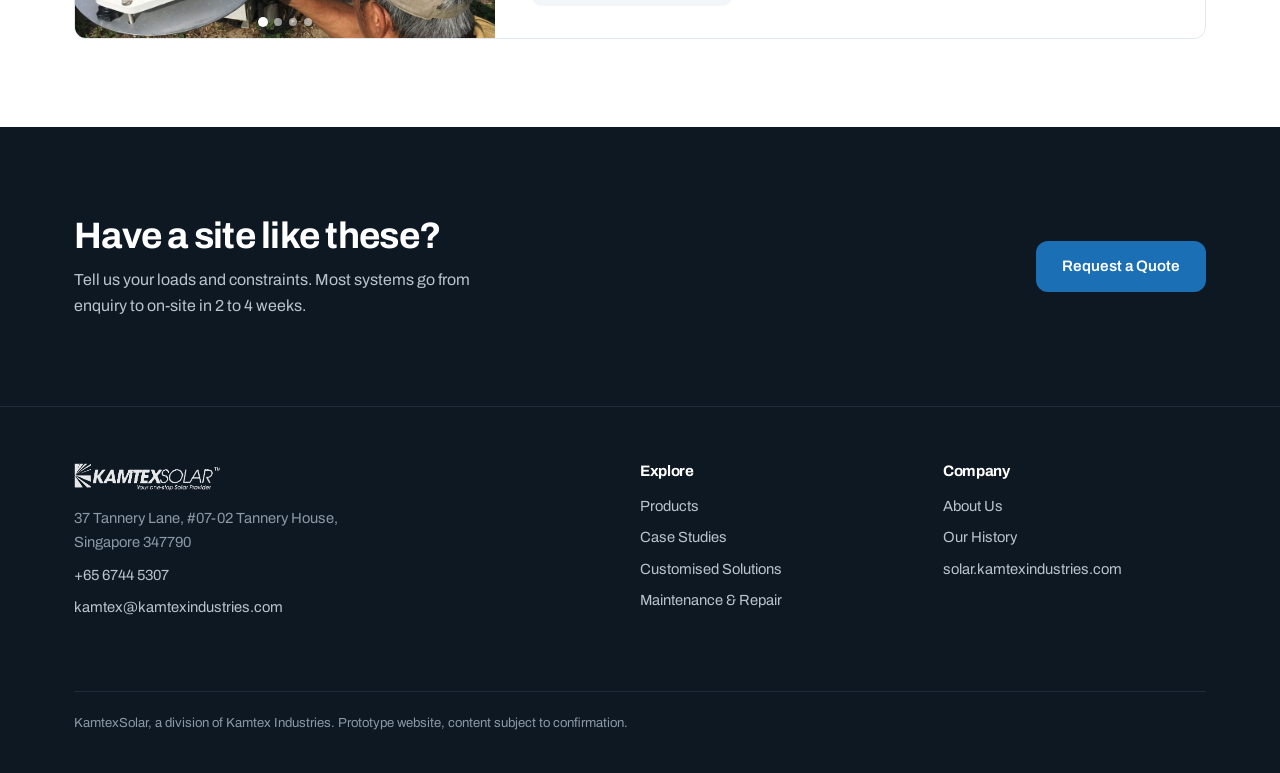
<file: case-studies.html>
<!DOCTYPE html>
<html lang="en">
<head>
<meta charset="UTF-8">
<meta name="viewport" content="width=device-width, initial-scale=1.0">
<title>Case Studies | KamtexSolar</title>
<meta name="description" content="Real off-grid solar deployments by KamtexSolar: construction sites, airports, ports, water infrastructure and more.">
<link rel="preconnect" href="https://fonts.googleapis.com">
<link rel="preconnect" href="https://fonts.gstatic.com" crossorigin>
<link href="https://fonts.googleapis.com/css2?family=Archivo:wght@400;500;600;700;800&display=swap" rel="stylesheet">
<link rel="stylesheet" href="styles.css">
<link rel="icon" href="assets/logo.png">
</head>
<body>

<nav class="nav">
  <div class="nav-inner">
    <a class="nav-logo" href="index.html"><img src="assets/logo.png" alt="KamtexSolar, your one-stop solar provider"></a>
    <button class="nav-toggle" aria-label="Toggle menu">Menu</button>
    <div class="nav-links">
      <a href="index.html">Home</a>
      <a href="products.html">Products</a>
      <a href="case-studies.html" class="active">Case Studies</a>
      <a href="quote.html" class="btn btn-primary">Request a Quote</a>
    </div>
  </div>
</nav>

<section style="padding-bottom:0">
  <div class="wrap">
    <div class="section-head">
      <h1>Case studies</h1>
      <p style="margin-top:14px;font-size:1.08rem">Every project below is a real deployment with a verifiable uptime record. Filter by industry to find work like yours.</p>
    </div>
    <div class="cs-filters" role="group" aria-label="Filter case studies by industry">
      <button class="on" data-f="all">All projects</button>
      <button data-f="construction">Construction</button>
      <button data-f="aviation">Aviation</button>
      <button data-f="maritime">Maritime</button>
      <button data-f="agriculture">Agriculture</button>
      <button data-f="water">Water Infrastructure</button>
      <button data-f="rnd">Research &amp; Development</button>
    </div>
  </div>
</section>

<section style="padding-top:36px">
  <div class="wrap cs-list">

    <article class="cs-entry reveal" id="cs1" data-industry="construction">
      <img src="assets/cs01.jpg" alt="Covered rest area with tables powered by an off-grid solar system" loading="lazy">
      <div class="cs-entry-body">
        <span class="tag">Construction | Container Units / Rest Area</span>
        <h2>11.2kWp of mobile, MOM-compliant rest area power</h2>
        <h4>The challenge</h4>
        <p>A temporary rest area needed reliable off-grid power for lighting and cooling, mobile enough to deploy and dismantle once construction completed.</p>
        <h4>The solution</h4>
        <p>24 units of 300W and 16 units of 250W monocrystalline panels delivering roughly 11.2kWp, fully compliant with MOM WSH standards during early morning and evening hours.</p>
        <div class="cs-pills">
          <span><b>2 to 3 weeks</b> enquiry to on-site</span>
          <span><b>Since 2017</b> loyal customer</span>
          <span><b>~11.2kWp</b> installed capacity</span>
        </div>
      </div>
    </article>

    <article class="cs-entry reveal" id="cs2" data-industry="construction">
      <img src="assets/cs02.jpg" alt="Solar panels mounted on the roof structure of a converted container unit" loading="lazy">
      <div class="cs-entry-body">
        <span class="tag">Construction | Container Units</span>
        <h2>A shipping container turned self-sufficient power unit</h2>
        <h4>The challenge</h4>
        <p>The client needed a fully self-sufficient power source for an existing container unit at the port, delivering both power and comfort for on-site workers.</p>
        <h4>The solution</h4>
        <p>Two 200W monocrystalline panels, a 200Ah 12V maintenance-free battery, an MPPT charge controller with wireless app monitoring and a 350W pure sine wave inverter, driving solar-powered ventilation fans.</p>
        <div class="cs-pills">
          <span><b>2 to 4 weeks</b> enquiry to on-site</span>
          <span><b>Since 2021</b> zero downtime</span>
          <span><b>400W</b> array capacity</span>
        </div>
      </div>
    </article>

    <article class="cs-entry reveal" id="cs3" data-industry="construction">
      <img src="assets/cs03.jpg" alt="Solar-powered variable message sign installed beside an active road corridor" loading="lazy">
      <div class="cs-entry-body">
        <span class="tag">Construction | Monitoring Systems</span>
        <h2>Keeping critical road signage live without a grid connection</h2>
        <h4>The challenge</h4>
        <p>Variable Message Signs along an active construction corridor needed dedicated off-grid power to keep workers and motorists safe.</p>
        <h4>The solution</h4>
        <p>Each unit shipped as an installation-ready package: a 600W dual-panel array, MPPT charge controller, pre-wired breakers and battery cabling inside a powder-coated outdoor steel enclosure, with custom rail clamps for rapid deployment.</p>
        <div class="cs-pills">
          <span><b>4 weeks</b> enquiry to on-site</span>
          <span><b>Since 2024</b> zero downtime</span>
          <span><b>Redeployable</b> installation-ready units</span>
        </div>
      </div>
    </article>

    <article class="cs-entry reveal" id="cs4" data-industry="maritime">
      <img src="assets/cs04.jpg" alt="Speed indicator display in a port tunnel environment" loading="lazy">
      <div class="cs-entry-body">
        <span class="tag">Maritime | Monitoring Systems</span>
        <h2>Speed monitoring across PSA terminals</h2>
        <h4>The challenge</h4>
        <p>Hybrid AC/solar vehicle speed indicators at PSA Brani and Pasir Panjang Terminals needed reliable operation and periodic maintenance across remote yard areas, gate checkpoints and perimeter zones where running AC power is impractical.</p>
        <h4>The solution</h4>
        <p>Our off-grid systems deliver MOM-compliant speed monitoring with ongoing scheduled maintenance support across all deployment zones.</p>
        <div class="cs-pills">
          <span><b>3 weeks</b> enquiry to on-site</span>
          <span><b>Since 2023</b> zero downtime</span>
          <span><b>2 terminals</b> covered</span>
        </div>
      </div>
    </article>

    <article class="cs-entry reveal" id="cs5" data-industry="construction">
      <img src="assets/cs05.jpg" alt="Height warning detection system mounted on a gantry above a city road" loading="lazy">
      <div class="cs-entry-body">
        <span class="tag">Construction | Height Warning Systems</span>
        <h2>An autonomous sentinel against overheight vehicle strikes</h2>
        <h4>The challenge</h4>
        <p>Constant risk of overheight vehicle strikes damaging structures and injuring workers, with MOM WSH requirements to meet and no site infrastructure available.</p>
        <h4>The solution</h4>
        <p>A ready-to-deploy unit combining industrial-grade infrared detection, a 100+dB siren and a flashing LED warning light in a single weatherproof enclosure. Two units were operational from day one.</p>
        <div class="cs-pills">
          <span><b>1 week</b> enquiry to on-site</span>
          <span><b>Since 2021</b> zero downtime</span>
          <span><b>2 units</b> deployed</span>
        </div>
      </div>
    </article>

    <article class="cs-entry reveal" id="cs6" data-industry="aviation">
      <img src="assets/cs06.jpg" alt="Solar-powered security camera system at an airport airside area" loading="lazy">
      <div class="cs-entry-body">
        <span class="tag">Aviation | Traffic Security Systems</span>
        <h2>Powering Changi Airport's landside traffic barriers</h2>
        <h4>The challenge</h4>
        <p>Changi Airport Group required temporary off-grid power for traffic barrier installations on both approach lanes of an airport access point, inside a live, regulated environment.</p>
        <h4>The solution</h4>
        <p>Two independent systems designed, supplied and delivered to CAG and Civil Aviation Authority of Singapore (CAAS) specifications, keeping critical traffic control infrastructure powered without interruption.</p>
        <div class="cs-pills">
          <span><b>2 to 4 weeks</b> enquiry to on-site</span>
          <span><b>Since 2021</b> zero electrical incidents</span>
          <span><b>CAG &amp; CAAS</b> spec compliant</span>
        </div>
      </div>
    </article>

    <article class="cs-entry reveal" id="cs7" data-industry="aviation">
      <img src="assets/cs07.jpg" alt="Field equipment enclosures under maintenance at an airfield" loading="lazy">
      <div class="cs-entry-body">
        <span class="tag">Aviation | Power Generation</span>
        <h2>Seletar Airport restored in a single overnight window</h2>
        <h4>The challenge</h4>
        <p>An existing solar power system needed urgent troubleshooting and component-level refurbishment, completed within a strict single-trip overnight window of 11pm to 3am to comply with airport operations.</p>
        <h4>The solution</h4>
        <p>Faults diagnosed and critical components replaced, including DIN rail terminal blocks, DC MCB breakers, a DC/DC voltage regulator and cabling, with the system fully restored inside the 4-hour window.</p>
        <div class="cs-pills">
          <span><b>4 hours</b> on-site restoration</span>
          <span><b>Since 2022</b> client serviced</span>
          <span><b>11pm to 3am</b> live-airport window</span>
        </div>
      </div>
    </article>

    <article class="cs-entry reveal" id="cs8" data-industry="agriculture">
      <img src="assets/cs08.jpg" alt="Solar-hybrid power unit beside a school hydroponics garden" loading="lazy">
      <div class="cs-entry-body">
        <span class="tag">Agriculture | Power Generation</span>
        <h2>Keeping a school hydroponics programme growing</h2>
        <h4>The challenge</h4>
        <p>The school's hydroponics programme needed reliable, low-maintenance power, where any interruption risked disrupting student learning.</p>
        <h4>The solution</h4>
        <p>Two solar-hybrid units, each with a 100W panel, 65Ah battery and AC-DC inverter in a compact PVC enclosure. Built-in auto-changeover switches seamlessly between solar and grid power regardless of weather.</p>
        <div class="cs-pills">
          <span><b>2 to 4 weeks</b> enquiry to on-site</span>
          <span><b>Since 2024</b> client serviced</span>
          <span><b>Auto-changeover</b> solar/grid failover</span>
        </div>
      </div>
    </article>

    <article class="cs-entry reveal" id="cs9" data-industry="maritime">
      <img src="assets/cs09.jpg" alt="Engineer installing battery bank equipment inside an industrial container" loading="lazy">
      <div class="cs-entry-body">
        <span class="tag">Maritime | Power Generation</span>
        <h2>1,680Ah of storage for round-the-clock site operations</h2>
        <h4>The challenge</h4>
        <p>An industrial operator at Pandan Loop required an expandable off-grid system with enough reserve capacity for round-the-clock operation, compliant with WSH standards.</p>
        <h4>The solution</h4>
        <p>Six monocrystalline panels on a custom-fabricated mount powering a 1,680Ah AGM deep-cycle battery bank, with timer-controlled outputs, DC breakers and a 24V/12V converter pre-wired into an enclosure sized for a future inverter.</p>
        <div class="cs-pills">
          <span><b>Immediate</b> power restoration on full battery</span>
          <span><b>Since 2023</b> client serviced</span>
          <span><b>1,680Ah</b> battery storage</span>
        </div>
      </div>
    </article>

    <article class="cs-entry reveal" id="cs10" data-industry="rnd">
      <img src="assets/cs10.jpg" alt="Waterfront solar installation with the city skyline in the background" loading="lazy">
      <div class="cs-entry-body">
        <span class="tag">Research &amp; Development | Power Generation</span>
        <h2>A custom 48V system for NTU's CleanTech facility</h2>
        <h4>The challenge</h4>
        <p>A Panasonic R&amp;D project at NTU's CleanTech area needed independent power for specialised research equipment, within the structural safety standards required on a university campus, and at a non-standard 48V supply.</p>
        <h4>The solution</h4>
        <p>The existing battery enclosure was retrofitted into a new system rather than replaced, with a custom-engineered 48V supply path and full structural certification for campus safety requirements.</p>
        <div class="cs-pills">
          <span><b>Immediate</b> power restoration on full battery</span>
          <span><b>Since 2023</b> client serviced</span>
          <span><b>48V</b> custom supply</span>
        </div>
      </div>
    </article>

    <article class="cs-entry reveal" id="cs11" data-industry="water">
      <img src="assets/cs11.jpg" alt="Rain gauge and telemetry equipment at a solar-powered monitoring station" loading="lazy">
      <div class="cs-entry-body">
        <span class="tag">Water Infrastructure | Remote Monitoring &amp; IoT</span>
        <h2>Island-wide telemetry for Singapore's flood warning network</h2>
        <h4>The challenge</h4>
        <p>PUB runs a network of solar-powered telemetric stations across the island, monitoring rainfall, water levels and drainage as part of its flood warning and water management system.</p>
        <h4>The solution</h4>
        <p>Our solar systems charge batteries powering telemetry and data logger units that transmit readings back to the monitoring network in real time, from concept through to compliance.</p>
        <div class="cs-pills">
          <span><b>2 to 4 weeks</b> enquiry to on-site</span>
          <span><b>No downtime</b> since implementation</span>
          <span><b>Island-wide</b> station network</span>
        </div>
      </div>
    </article>

  </div>
</section>

<section class="cta-band">
  <div class="wrap">
    <div>
      <h2>Have a site like these?</h2>
      <p>Tell us your loads and constraints. Most systems go from enquiry to on-site in 2 to 4 weeks.</p>
    </div>
    <a class="btn btn-primary" href="quote.html">Request a Quote</a>
  </div>
</section>

<footer class="site">
  <div class="wrap">
    <div>
      <img class="foot-logo" src="assets/logo.png" alt="KamtexSolar">
      <p>37 Tannery Lane, #07-02 Tannery House,<br>Singapore 347790</p>
      <p style="margin-top:10px"><a href="tel:+6567445307">+65 6744 5307</a></p>
      <p><a href="mailto:kamtex@kamtexindustries.com">kamtex@kamtexindustries.com</a></p>
    </div>
    <div>
      <h4>Explore</h4>
      <a href="products.html">Products</a>
      <a href="case-studies.html">Case Studies</a>
      <a href="index.html#custom">Customised Solutions</a>
      <a href="index.html#maintenance">Maintenance &amp; Repair</a>
    </div>
    <div>
      <h4>Company</h4>
      <a href="index.html#about">About Us</a>
      <a href="index.html#history">Our History</a>
      <a href="https://solar.kamtexindustries.com">solar.kamtexindustries.com</a>
    </div>
    <div class="legal">KamtexSolar, a division of Kamtex Industries. Prototype website, content subject to confirmation.</div>
  </div>
</footer>

<script>
document.querySelector('.nav-toggle').addEventListener('click', function () {
  document.querySelector('.nav-links').classList.toggle('open');
});
// Build 4-photo carousels from the Monthly Case Study deck images
document.querySelectorAll('.cs-entry').forEach(function (entry) {
  var img = entry.querySelector(':scope > img');
  if (!img) return;
  var prefix = 'cs' + ('0' + entry.id.replace('cs', '')).slice(-2);
  var media = document.createElement('div');
  media.className = 'cs-media';
  var slides = [];
  for (var i = 1; i <= 4; i++) {
    var s = document.createElement('img');
    s.src = i === 1 ? img.getAttribute('src') : 'assets/' + prefix + '-' + i + '.jpg';
    s.alt = img.alt + (i > 1 ? ' (photo ' + i + ' of 4)' : '');
    s.loading = 'lazy';
    if (i === 1) s.className = 'on';
    media.appendChild(s);
    slides.push(s);
  }
  var prev = document.createElement('button');
  prev.className = 'car-btn prev'; prev.innerHTML = '&#8249;'; prev.setAttribute('aria-label', 'Previous photo');
  var next = document.createElement('button');
  next.className = 'car-btn next'; next.innerHTML = '&#8250;'; next.setAttribute('aria-label', 'Next photo');
  var dots = document.createElement('div');
  dots.className = 'car-dots';
  var dotEls = slides.map(function (unused, i) {
    var d = document.createElement('i');
    if (i === 0) d.className = 'on';
    d.addEventListener('click', function () { go(i); });
    dots.appendChild(d);
    return d;
  });
  var cur = 0;
  function go(i) {
    cur = (i + slides.length) % slides.length;
    slides.forEach(function (s, k) { s.classList.toggle('on', k === cur); });
    dotEls.forEach(function (d, k) { d.classList.toggle('on', k === cur); });
  }
  prev.addEventListener('click', function () { go(cur - 1); });
  next.addEventListener('click', function () { go(cur + 1); });
  media.appendChild(prev); media.appendChild(next); media.appendChild(dots);
  entry.replaceChild(media, img);
});

// Wrap challenge/solution into a rotating card with side arrows
document.querySelectorAll('.cs-entry-body').forEach(function (body) {
  var headers = body.querySelectorAll('h4');
  if (headers.length < 2) return;
  var flip = document.createElement('div');
  flip.className = 'cs-flip';
  var card = document.createElement('div');
  card.className = 'cs-flip-card';
  var panes = [];
  headers.forEach(function (h) {
    var pane = document.createElement('div');
    pane.className = 'cs-pane';
    var p = h.nextElementSibling;
    pane.appendChild(h.cloneNode(true));
    if (p) pane.appendChild(p.cloneNode(true));
    panes.push(pane);
    card.appendChild(pane);
    if (p) p.remove();
    h.remove();
  });
  panes[0].classList.add('on');
  var prev = document.createElement('button');
  prev.className = 'flip-btn prev'; prev.innerHTML = '&#8249;'; prev.setAttribute('aria-label', 'Previous');
  var next = document.createElement('button');
  next.className = 'flip-btn next'; next.innerHTML = '&#8250;'; next.setAttribute('aria-label', 'Next');
  var cur = 0;
  function go(i) {
    cur = (i + panes.length) % panes.length;
    panes.forEach(function (p, k) { p.classList.toggle('on', k === cur); });
    card.classList.remove('flip');
    void card.offsetWidth;
    card.classList.add('flip');
  }
  prev.addEventListener('click', function () { go(cur - 1); });
  next.addEventListener('click', function () { go(cur + 1); });
  flip.appendChild(card); flip.appendChild(prev); flip.appendChild(next);
  var pills = body.querySelector('.cs-pills');
  body.insertBefore(flip, pills);
});

var buttons = document.querySelectorAll('.cs-filters button');
buttons.forEach(function (btn) {
  btn.addEventListener('click', function () {
    buttons.forEach(function (b) { b.classList.remove('on'); });
    btn.classList.add('on');
    var f = btn.dataset.f;
    document.querySelectorAll('.cs-entry').forEach(function (e) {
      e.classList.toggle('hidden', f !== 'all' && e.dataset.industry !== f);
    });
  });
});
if (!window.matchMedia('(prefers-reduced-motion: reduce)').matches) {
  var io = new IntersectionObserver(function (entries) {
    entries.forEach(function (e) {
      if (e.isIntersecting) { e.target.classList.add('in'); io.unobserve(e.target); }
    });
  }, { threshold: 0.1 });
  document.querySelectorAll('.reveal').forEach(function (el) { io.observe(el); });
} else {
  document.querySelectorAll('.reveal').forEach(function (el) { el.classList.add('in'); });
}
</script>
</body>
</html>
</file>
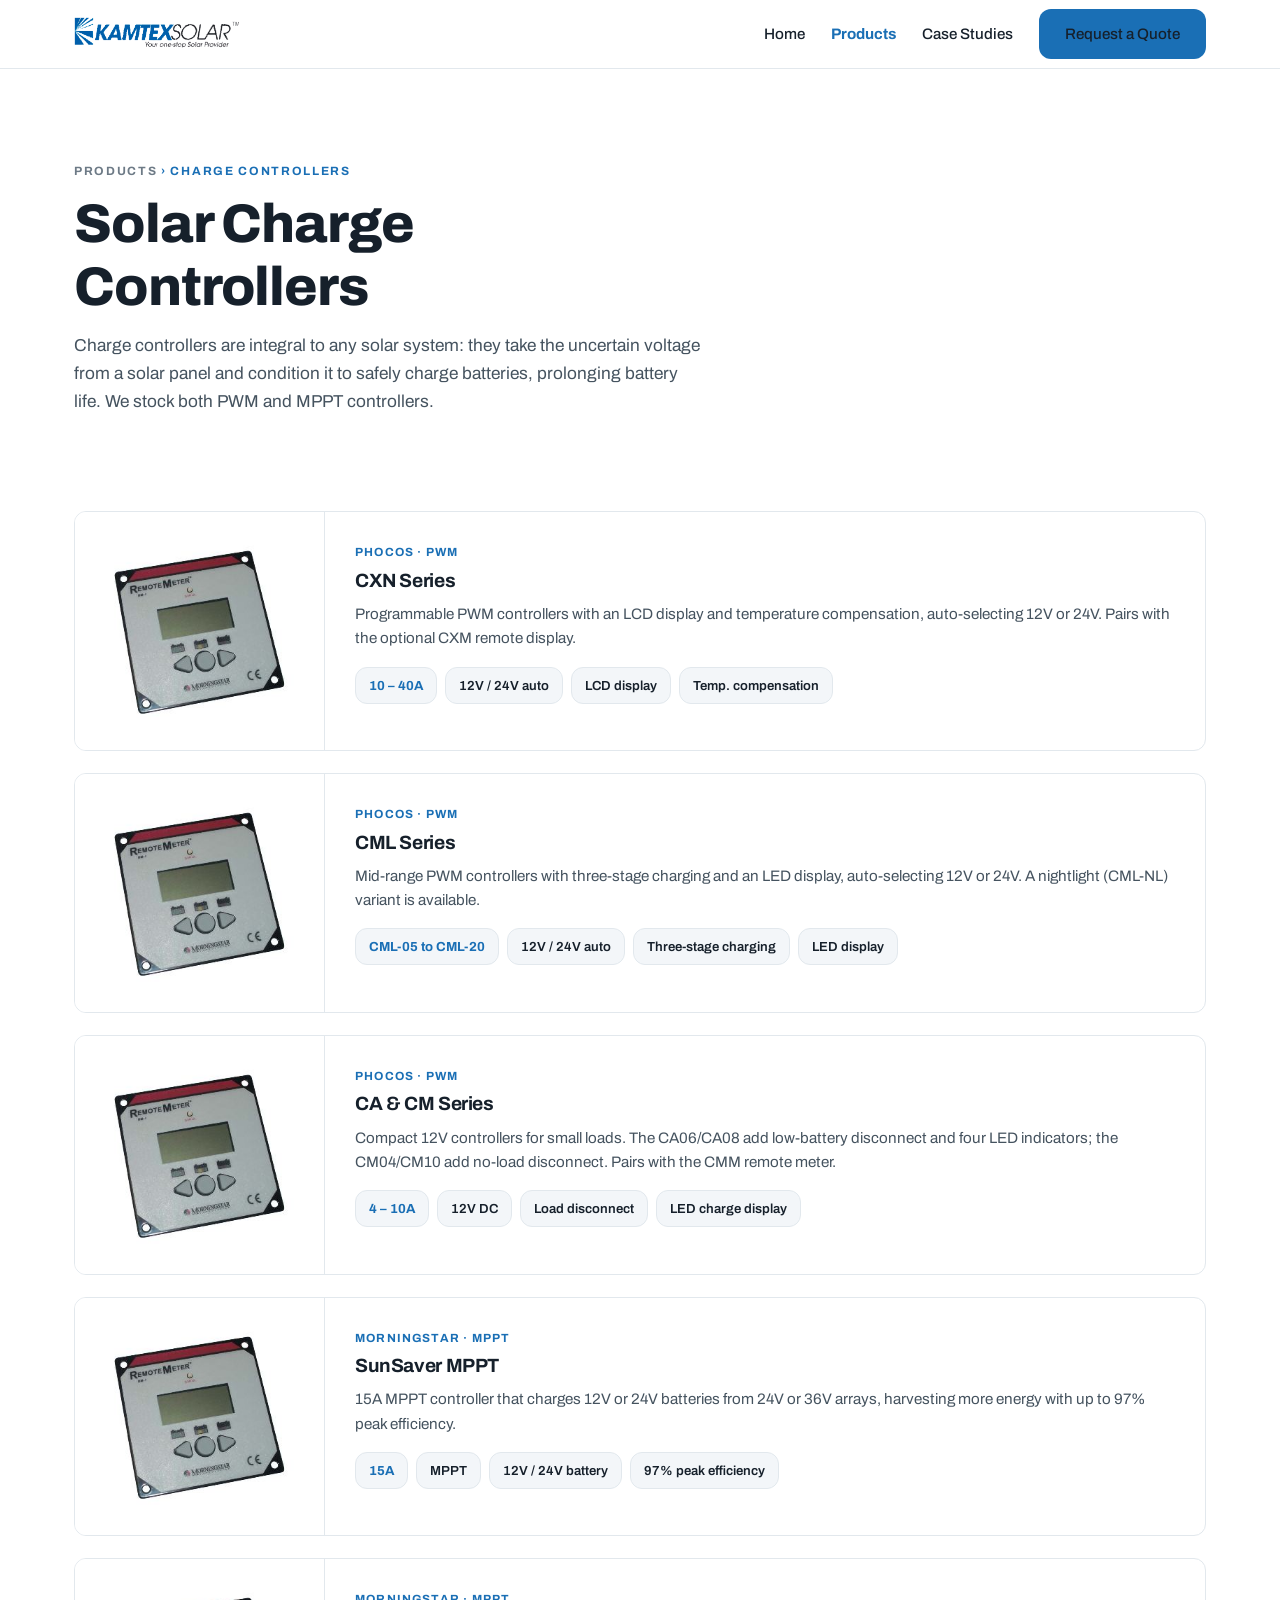
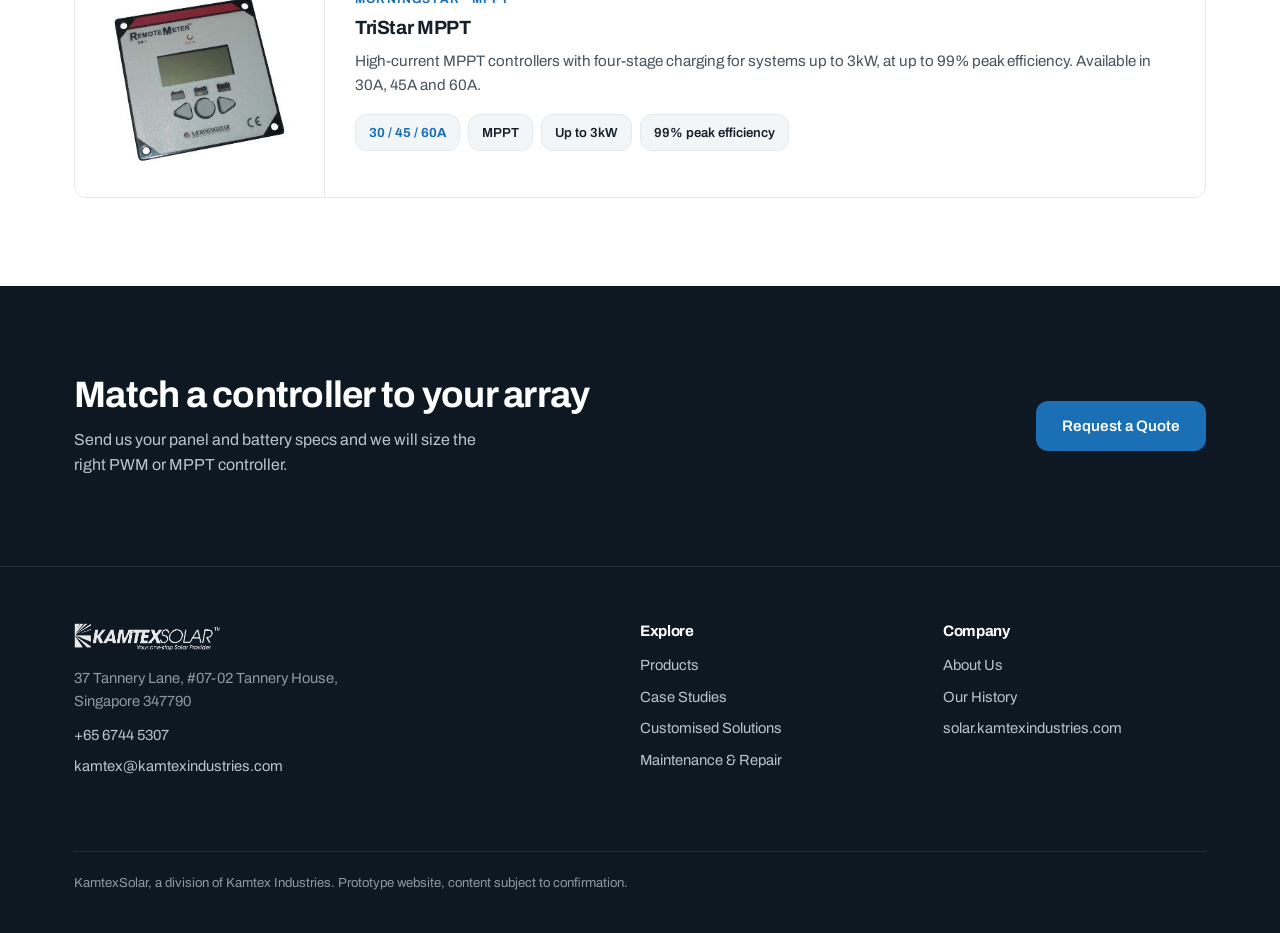
<file: charge-controllers.html>
<!DOCTYPE html>
<html lang="en">
<head>
<meta charset="UTF-8">
<meta name="viewport" content="width=device-width, initial-scale=1.0">
<title>Charge Controllers | KamtexSolar</title>
<meta name="description" content="PWM and MPPT solar charge controllers from Phocos and Morningstar, from 4A compact units to 60A MPPT controllers for 3kW systems.">
<link rel="preconnect" href="https://fonts.googleapis.com">
<link rel="preconnect" href="https://fonts.gstatic.com" crossorigin>
<link href="https://fonts.googleapis.com/css2?family=Archivo:wght@400;500;600;700;800&display=swap" rel="stylesheet">
<link rel="stylesheet" href="styles.css">
<link rel="icon" href="assets/logo.png">
</head>
<body>

<nav class="nav">
  <div class="nav-inner">
    <a class="nav-logo" href="index.html"><img src="assets/logo.png" alt="KamtexSolar, your one-stop solar provider"></a>
    <button class="nav-toggle" aria-label="Toggle menu">Menu</button>
    <div class="nav-links">
      <a href="index.html">Home</a>
      <a href="products.html" class="active">Products</a>
      <a href="case-studies.html">Case Studies</a>
      <a href="quote.html" class="btn btn-primary">Request a Quote</a>
    </div>
  </div>
</nav>

<section style="padding-bottom:0">
  <div class="wrap">
    <div class="section-head cat-intro">
      <span class="eyebrow"><a href="products.html" style="color:var(--muted)">Products</a> &rsaquo; Charge Controllers</span>
      <h1>Solar Charge Controllers</h1>
      <p>Charge controllers are integral to any solar system: they take the uncertain voltage from a solar panel and condition it to safely charge batteries, prolonging battery life. We stock both PWM and MPPT controllers.</p>
    </div>
  </div>
</section>

<section style="padding-top:44px">
  <div class="wrap">
    <div class="cat-list">
      <div class="cat-item reveal">
        <img src="assets/prod-controller.jpg" alt="Phocos CXN series PWM charge controller">
        <div class="cat-body">
          <span class="brandtag">Phocos &middot; PWM</span>
          <h3>CXN Series</h3>
          <p>Programmable PWM controllers with an LCD display and temperature compensation, auto-selecting 12V or 24V. Pairs with the optional CXM remote display.</p>
          <div class="cat-chips">
            <span><b>10 &ndash; 40A</b></span>
            <span>12V / 24V auto</span>
            <span>LCD display</span>
            <span>Temp. compensation</span>
          </div>
        </div>
      </div>
      <div class="cat-item reveal">
        <img src="assets/prod-controller.jpg" alt="Phocos CML series PWM charge controller">
        <div class="cat-body">
          <span class="brandtag">Phocos &middot; PWM</span>
          <h3>CML Series</h3>
          <p>Mid-range PWM controllers with three-stage charging and an LED display, auto-selecting 12V or 24V. A nightlight (CML-NL) variant is available.</p>
          <div class="cat-chips">
            <span><b>CML-05 to CML-20</b></span>
            <span>12V / 24V auto</span>
            <span>Three-stage charging</span>
            <span>LED display</span>
          </div>
        </div>
      </div>
      <div class="cat-item reveal">
        <img src="assets/prod-controller.jpg" alt="Phocos CA and CM series compact charge controllers">
        <div class="cat-body">
          <span class="brandtag">Phocos &middot; PWM</span>
          <h3>CA &amp; CM Series</h3>
          <p>Compact 12V controllers for small loads. The CA06/CA08 add low-battery disconnect and four LED indicators; the CM04/CM10 add no-load disconnect. Pairs with the CMM remote meter.</p>
          <div class="cat-chips">
            <span><b>4 &ndash; 10A</b></span>
            <span>12V DC</span>
            <span>Load disconnect</span>
            <span>LED charge display</span>
          </div>
        </div>
      </div>
      <div class="cat-item reveal">
        <img src="assets/prod-controller.jpg" alt="Morningstar SunSaver MPPT charge controller">
        <div class="cat-body">
          <span class="brandtag">Morningstar &middot; MPPT</span>
          <h3>SunSaver MPPT</h3>
          <p>15A MPPT controller that charges 12V or 24V batteries from 24V or 36V arrays, harvesting more energy with up to 97% peak efficiency.</p>
          <div class="cat-chips">
            <span><b>15A</b></span>
            <span>MPPT</span>
            <span>12V / 24V battery</span>
            <span>97% peak efficiency</span>
          </div>
        </div>
      </div>
      <div class="cat-item reveal">
        <img src="assets/prod-controller.jpg" alt="Morningstar TriStar MPPT charge controller">
        <div class="cat-body">
          <span class="brandtag">Morningstar &middot; MPPT</span>
          <h3>TriStar MPPT</h3>
          <p>High-current MPPT controllers with four-stage charging for systems up to 3kW, at up to 99% peak efficiency. Available in 30A, 45A and 60A.</p>
          <div class="cat-chips">
            <span><b>30 / 45 / 60A</b></span>
            <span>MPPT</span>
            <span>Up to 3kW</span>
            <span>99% peak efficiency</span>
          </div>
        </div>
      </div>
    </div>
  </div>
</section>

<section class="cta-band">
  <div class="wrap">
    <div>
      <h2>Match a controller to your array</h2>
      <p>Send us your panel and battery specs and we will size the right PWM or MPPT controller.</p>
    </div>
    <a class="btn btn-primary" href="quote.html">Request a Quote</a>
  </div>
</section>

<footer class="site">
  <div class="wrap">
    <div>
      <img class="foot-logo" src="assets/logo.png" alt="KamtexSolar">
      <p>37 Tannery Lane, #07-02 Tannery House,<br>Singapore 347790</p>
      <p style="margin-top:10px"><a href="tel:+6567445307">+65 6744 5307</a></p>
      <p><a href="mailto:kamtex@kamtexindustries.com">kamtex@kamtexindustries.com</a></p>
    </div>
    <div>
      <h4>Explore</h4>
      <a href="products.html">Products</a>
      <a href="case-studies.html">Case Studies</a>
      <a href="index.html#custom">Customised Solutions</a>
      <a href="index.html#maintenance">Maintenance &amp; Repair</a>
    </div>
    <div>
      <h4>Company</h4>
      <a href="index.html#about">About Us</a>
      <a href="index.html#history">Our History</a>
      <a href="https://solar.kamtexindustries.com">solar.kamtexindustries.com</a>
    </div>
    <div class="legal">KamtexSolar, a division of Kamtex Industries. Prototype website, content subject to confirmation.</div>
  </div>
</footer>

<script>
document.querySelector('.nav-toggle').addEventListener('click', function () {
  document.querySelector('.nav-links').classList.toggle('open');
});
if (!window.matchMedia('(prefers-reduced-motion: reduce)').matches) {
  var io = new IntersectionObserver(function (entries) {
    entries.forEach(function (e) {
      if (e.isIntersecting) { e.target.classList.add('in'); io.unobserve(e.target); }
    });
  }, { threshold: 0.15 });
  document.querySelectorAll('.reveal').forEach(function (el) { io.observe(el); });
} else {
  document.querySelectorAll('.reveal').forEach(function (el) { el.classList.add('in'); });
}
</script>
</body>
</html>
</file>
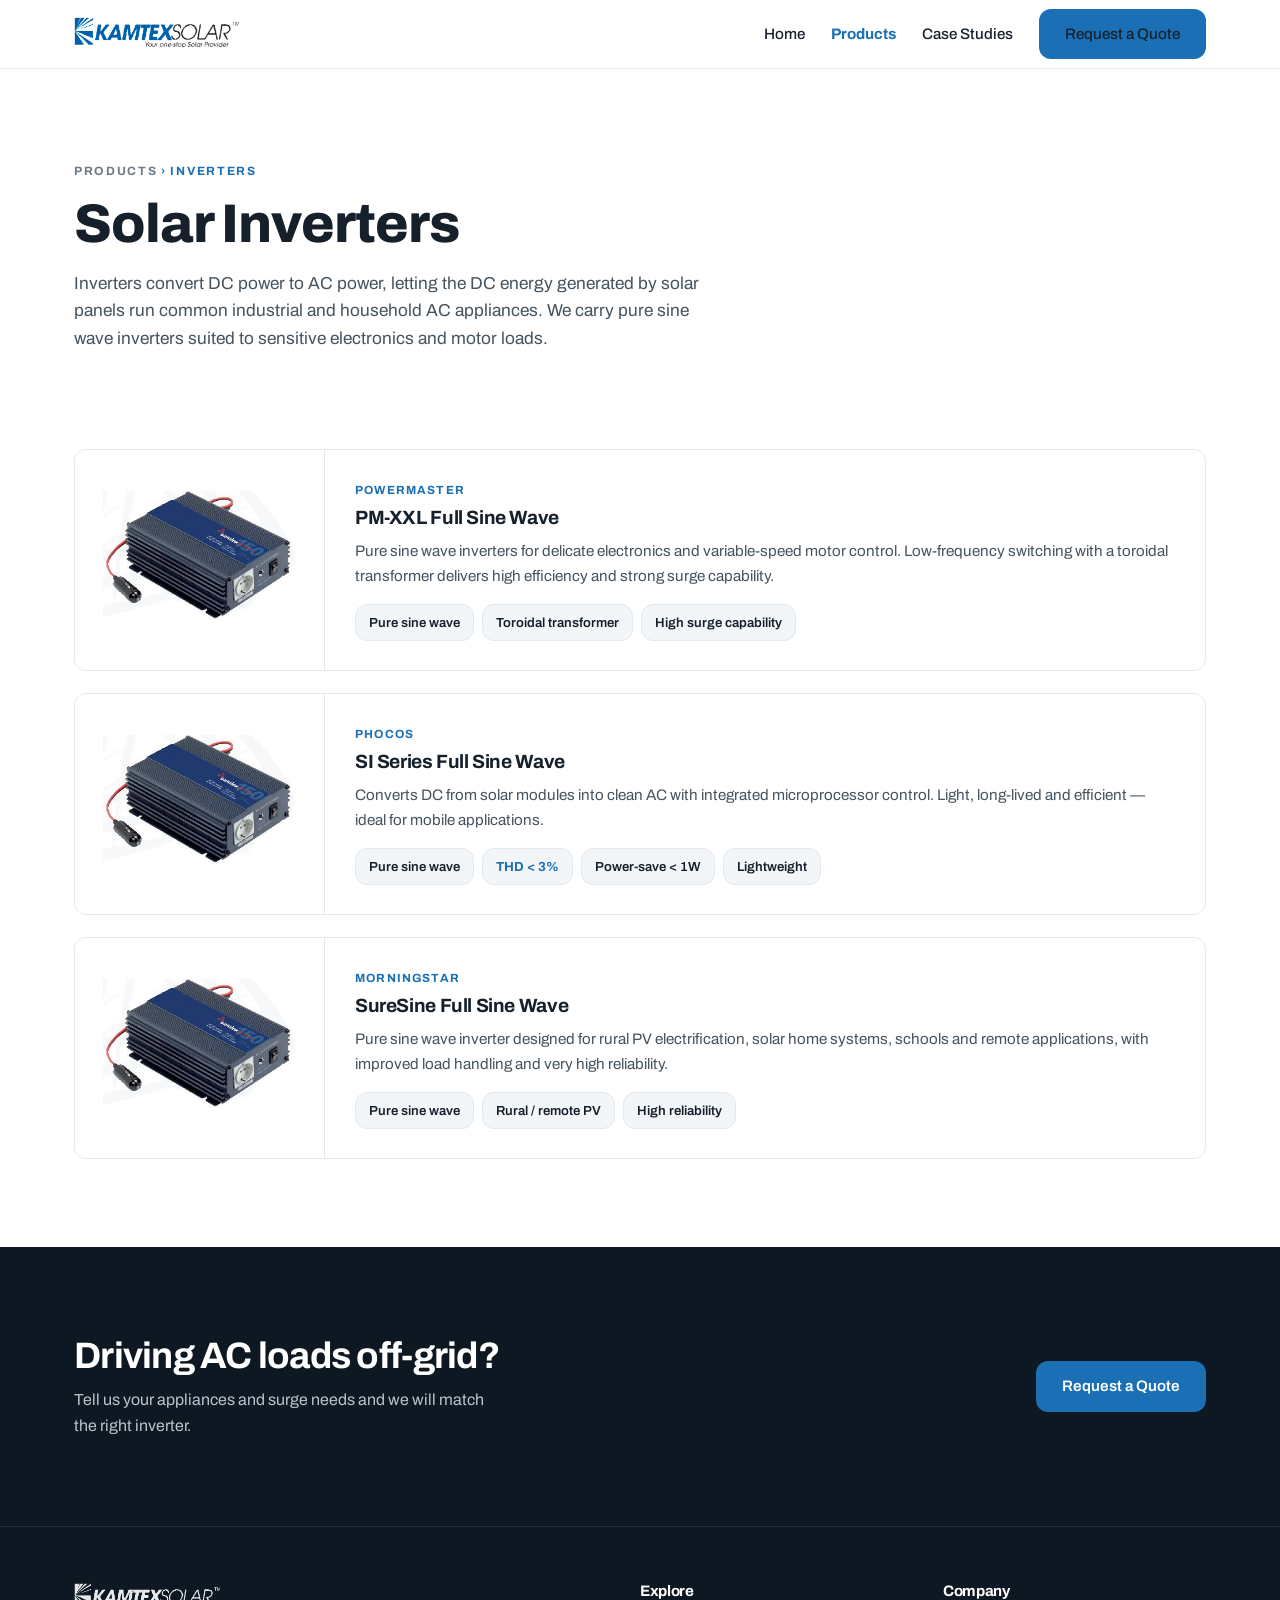
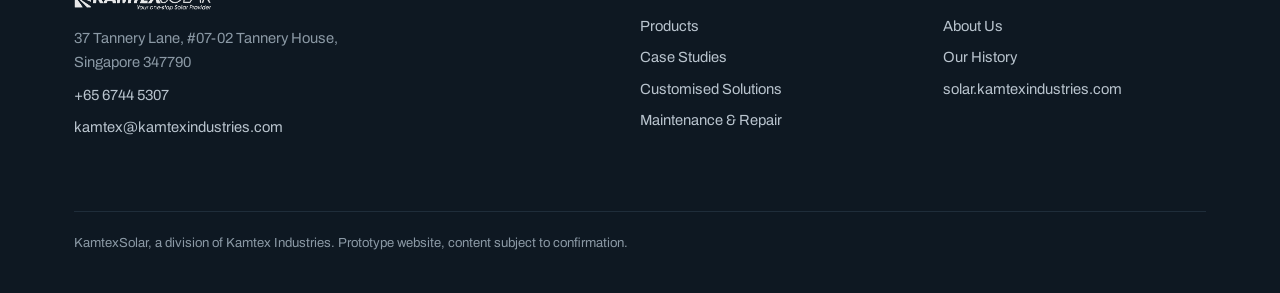
<file: inverters.html>
<!DOCTYPE html>
<html lang="en">
<head>
<meta charset="UTF-8">
<meta name="viewport" content="width=device-width, initial-scale=1.0">
<title>Inverters | KamtexSolar</title>
<meta name="description" content="Pure sine wave solar inverters from PowerMaster, Phocos and Morningstar to run AC appliances from DC solar power.">
<link rel="preconnect" href="https://fonts.googleapis.com">
<link rel="preconnect" href="https://fonts.gstatic.com" crossorigin>
<link href="https://fonts.googleapis.com/css2?family=Archivo:wght@400;500;600;700;800&display=swap" rel="stylesheet">
<link rel="stylesheet" href="styles.css">
<link rel="icon" href="assets/logo.png">
</head>
<body>

<nav class="nav">
  <div class="nav-inner">
    <a class="nav-logo" href="index.html"><img src="assets/logo.png" alt="KamtexSolar, your one-stop solar provider"></a>
    <button class="nav-toggle" aria-label="Toggle menu">Menu</button>
    <div class="nav-links">
      <a href="index.html">Home</a>
      <a href="products.html" class="active">Products</a>
      <a href="case-studies.html">Case Studies</a>
      <a href="quote.html" class="btn btn-primary">Request a Quote</a>
    </div>
  </div>
</nav>

<section style="padding-bottom:0">
  <div class="wrap">
    <div class="section-head cat-intro">
      <span class="eyebrow"><a href="products.html" style="color:var(--muted)">Products</a> &rsaquo; Inverters</span>
      <h1>Solar Inverters</h1>
      <p>Inverters convert DC power to AC power, letting the DC energy generated by solar panels run common industrial and household AC appliances. We carry pure sine wave inverters suited to sensitive electronics and motor loads.</p>
    </div>
  </div>
</section>

<section style="padding-top:44px">
  <div class="wrap">
    <div class="cat-list">
      <div class="cat-item reveal">
        <img src="assets/prod-inverter.jpg" alt="PowerMaster full sine wave inverter">
        <div class="cat-body">
          <span class="brandtag">PowerMaster</span>
          <h3>PM-XXL Full Sine Wave</h3>
          <p>Pure sine wave inverters for delicate electronics and variable-speed motor control. Low-frequency switching with a toroidal transformer delivers high efficiency and strong surge capability.</p>
          <div class="cat-chips">
            <span>Pure sine wave</span>
            <span>Toroidal transformer</span>
            <span>High surge capability</span>
          </div>
        </div>
      </div>
      <div class="cat-item reveal">
        <img src="assets/prod-inverter.jpg" alt="Phocos SI series full sine wave inverter">
        <div class="cat-body">
          <span class="brandtag">Phocos</span>
          <h3>SI Series Full Sine Wave</h3>
          <p>Converts DC from solar modules into clean AC with integrated microprocessor control. Light, long-lived and efficient &mdash; ideal for mobile applications.</p>
          <div class="cat-chips">
            <span>Pure sine wave</span>
            <span><b>THD &lt; 3%</b></span>
            <span>Power-save &lt; 1W</span>
            <span>Lightweight</span>
          </div>
        </div>
      </div>
      <div class="cat-item reveal">
        <img src="assets/prod-inverter.jpg" alt="Morningstar SureSine full sine wave inverter">
        <div class="cat-body">
          <span class="brandtag">Morningstar</span>
          <h3>SureSine Full Sine Wave</h3>
          <p>Pure sine wave inverter designed for rural PV electrification, solar home systems, schools and remote applications, with improved load handling and very high reliability.</p>
          <div class="cat-chips">
            <span>Pure sine wave</span>
            <span>Rural / remote PV</span>
            <span>High reliability</span>
          </div>
        </div>
      </div>
    </div>
  </div>
</section>

<section class="cta-band">
  <div class="wrap">
    <div>
      <h2>Driving AC loads off-grid?</h2>
      <p>Tell us your appliances and surge needs and we will match the right inverter.</p>
    </div>
    <a class="btn btn-primary" href="quote.html">Request a Quote</a>
  </div>
</section>

<footer class="site">
  <div class="wrap">
    <div>
      <img class="foot-logo" src="assets/logo.png" alt="KamtexSolar">
      <p>37 Tannery Lane, #07-02 Tannery House,<br>Singapore 347790</p>
      <p style="margin-top:10px"><a href="tel:+6567445307">+65 6744 5307</a></p>
      <p><a href="mailto:kamtex@kamtexindustries.com">kamtex@kamtexindustries.com</a></p>
    </div>
    <div>
      <h4>Explore</h4>
      <a href="products.html">Products</a>
      <a href="case-studies.html">Case Studies</a>
      <a href="index.html#custom">Customised Solutions</a>
      <a href="index.html#maintenance">Maintenance &amp; Repair</a>
    </div>
    <div>
      <h4>Company</h4>
      <a href="index.html#about">About Us</a>
      <a href="index.html#history">Our History</a>
      <a href="https://solar.kamtexindustries.com">solar.kamtexindustries.com</a>
    </div>
    <div class="legal">KamtexSolar, a division of Kamtex Industries. Prototype website, content subject to confirmation.</div>
  </div>
</footer>

<script>
document.querySelector('.nav-toggle').addEventListener('click', function () {
  document.querySelector('.nav-links').classList.toggle('open');
});
if (!window.matchMedia('(prefers-reduced-motion: reduce)').matches) {
  var io = new IntersectionObserver(function (entries) {
    entries.forEach(function (e) {
      if (e.isIntersecting) { e.target.classList.add('in'); io.unobserve(e.target); }
    });
  }, { threshold: 0.15 });
  document.querySelectorAll('.reveal').forEach(function (el) { io.observe(el); });
} else {
  document.querySelectorAll('.reveal').forEach(function (el) { el.classList.add('in'); });
}
</script>
</body>
</html>
</file>
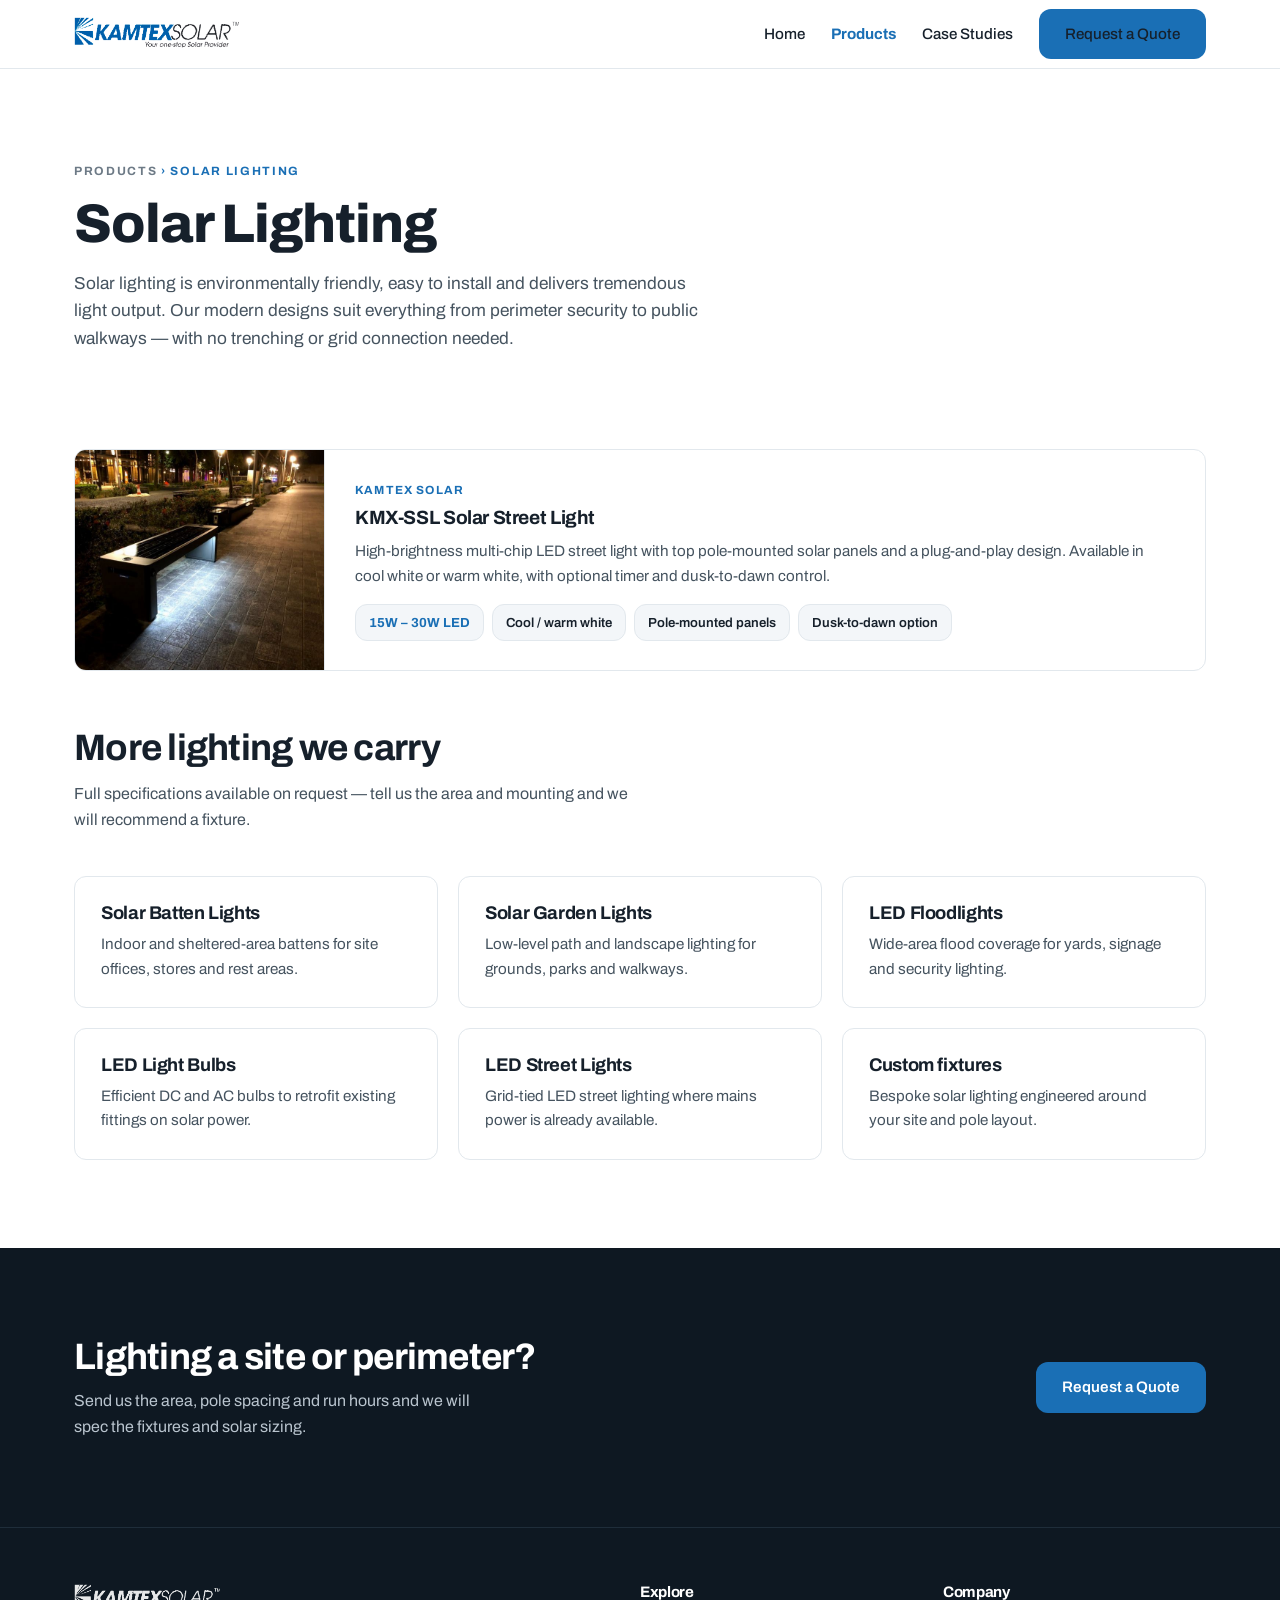
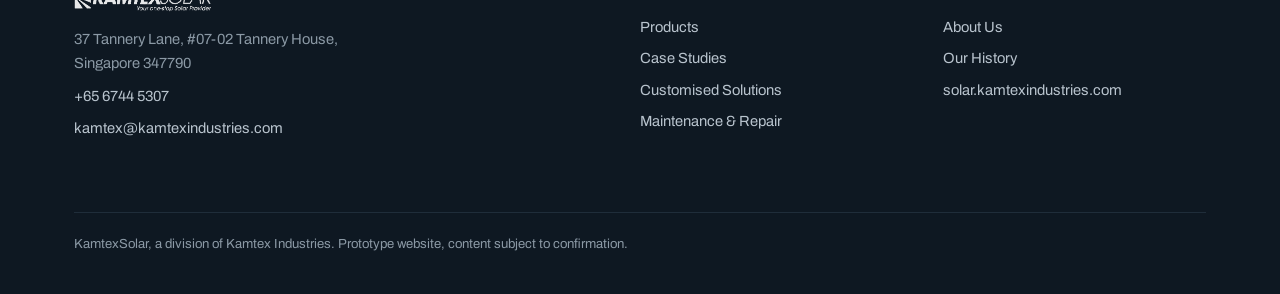
<file: lighting.html>
<!DOCTYPE html>
<html lang="en">
<head>
<meta charset="UTF-8">
<meta name="viewport" content="width=device-width, initial-scale=1.0">
<title>Solar Lighting | KamtexSolar</title>
<meta name="description" content="Solar street lights, garden lights, batten lights, LED floodlights and bulbs for perimeter-to-workface coverage.">
<link rel="preconnect" href="https://fonts.googleapis.com">
<link rel="preconnect" href="https://fonts.gstatic.com" crossorigin>
<link href="https://fonts.googleapis.com/css2?family=Archivo:wght@400;500;600;700;800&display=swap" rel="stylesheet">
<link rel="stylesheet" href="styles.css">
<link rel="icon" href="assets/logo.png">
</head>
<body>

<nav class="nav">
  <div class="nav-inner">
    <a class="nav-logo" href="index.html"><img src="assets/logo.png" alt="KamtexSolar, your one-stop solar provider"></a>
    <button class="nav-toggle" aria-label="Toggle menu">Menu</button>
    <div class="nav-links">
      <a href="index.html">Home</a>
      <a href="products.html" class="active">Products</a>
      <a href="case-studies.html">Case Studies</a>
      <a href="quote.html" class="btn btn-primary">Request a Quote</a>
    </div>
  </div>
</nav>

<section style="padding-bottom:0">
  <div class="wrap">
    <div class="section-head cat-intro">
      <span class="eyebrow"><a href="products.html" style="color:var(--muted)">Products</a> &rsaquo; Solar Lighting</span>
      <h1>Solar Lighting</h1>
      <p>Solar lighting is environmentally friendly, easy to install and delivers tremendous light output. Our modern designs suit everything from perimeter security to public walkways &mdash; with no trenching or grid connection needed.</p>
    </div>
  </div>
</section>

<section style="padding-top:44px">
  <div class="wrap">
    <div class="cat-list">
      <div class="cat-item reveal">
        <img class="photo" src="assets/lighting.jpg" alt="Solar-powered light illuminating a walkway at night">
        <div class="cat-body">
          <span class="brandtag">Kamtex Solar</span>
          <h3>KMX-SSL Solar Street Light</h3>
          <p>High-brightness multi-chip LED street light with top pole-mounted solar panels and a plug-and-play design. Available in cool white or warm white, with optional timer and dusk-to-dawn control.</p>
          <div class="cat-chips">
            <span><b>15W &ndash; 30W LED</b></span>
            <span>Cool / warm white</span>
            <span>Pole-mounted panels</span>
            <span>Dusk-to-dawn option</span>
          </div>
        </div>
      </div>
    </div>

    <div class="section-head" style="margin-top:56px">
      <h2>More lighting we carry</h2>
      <p>Full specifications available on request &mdash; tell us the area and mounting and we will recommend a fixture.</p>
    </div>
    <div class="grid-3">
      <div class="tile reveal"><h3>Solar Batten Lights</h3><p>Indoor and sheltered-area battens for site offices, stores and rest areas.</p></div>
      <div class="tile reveal"><h3>Solar Garden Lights</h3><p>Low-level path and landscape lighting for grounds, parks and walkways.</p></div>
      <div class="tile reveal"><h3>LED Floodlights</h3><p>Wide-area flood coverage for yards, signage and security lighting.</p></div>
      <div class="tile reveal"><h3>LED Light Bulbs</h3><p>Efficient DC and AC bulbs to retrofit existing fittings on solar power.</p></div>
      <div class="tile reveal"><h3>LED Street Lights</h3><p>Grid-tied LED street lighting where mains power is already available.</p></div>
      <div class="tile reveal"><h3>Custom fixtures</h3><p>Bespoke solar lighting engineered around your site and pole layout.</p></div>
    </div>
  </div>
</section>

<section class="cta-band">
  <div class="wrap">
    <div>
      <h2>Lighting a site or perimeter?</h2>
      <p>Send us the area, pole spacing and run hours and we will spec the fixtures and solar sizing.</p>
    </div>
    <a class="btn btn-primary" href="quote.html">Request a Quote</a>
  </div>
</section>

<footer class="site">
  <div class="wrap">
    <div>
      <img class="foot-logo" src="assets/logo.png" alt="KamtexSolar">
      <p>37 Tannery Lane, #07-02 Tannery House,<br>Singapore 347790</p>
      <p style="margin-top:10px"><a href="tel:+6567445307">+65 6744 5307</a></p>
      <p><a href="mailto:kamtex@kamtexindustries.com">kamtex@kamtexindustries.com</a></p>
    </div>
    <div>
      <h4>Explore</h4>
      <a href="products.html">Products</a>
      <a href="case-studies.html">Case Studies</a>
      <a href="index.html#custom">Customised Solutions</a>
      <a href="index.html#maintenance">Maintenance &amp; Repair</a>
    </div>
    <div>
      <h4>Company</h4>
      <a href="index.html#about">About Us</a>
      <a href="index.html#history">Our History</a>
      <a href="https://solar.kamtexindustries.com">solar.kamtexindustries.com</a>
    </div>
    <div class="legal">KamtexSolar, a division of Kamtex Industries. Prototype website, content subject to confirmation.</div>
  </div>
</footer>

<script>
document.querySelector('.nav-toggle').addEventListener('click', function () {
  document.querySelector('.nav-links').classList.toggle('open');
});
if (!window.matchMedia('(prefers-reduced-motion: reduce)').matches) {
  var io = new IntersectionObserver(function (entries) {
    entries.forEach(function (e) {
      if (e.isIntersecting) { e.target.classList.add('in'); io.unobserve(e.target); }
    });
  }, { threshold: 0.15 });
  document.querySelectorAll('.reveal').forEach(function (el) { io.observe(el); });
} else {
  document.querySelectorAll('.reveal').forEach(function (el) { el.classList.add('in'); });
}
</script>
</body>
</html>
</file>
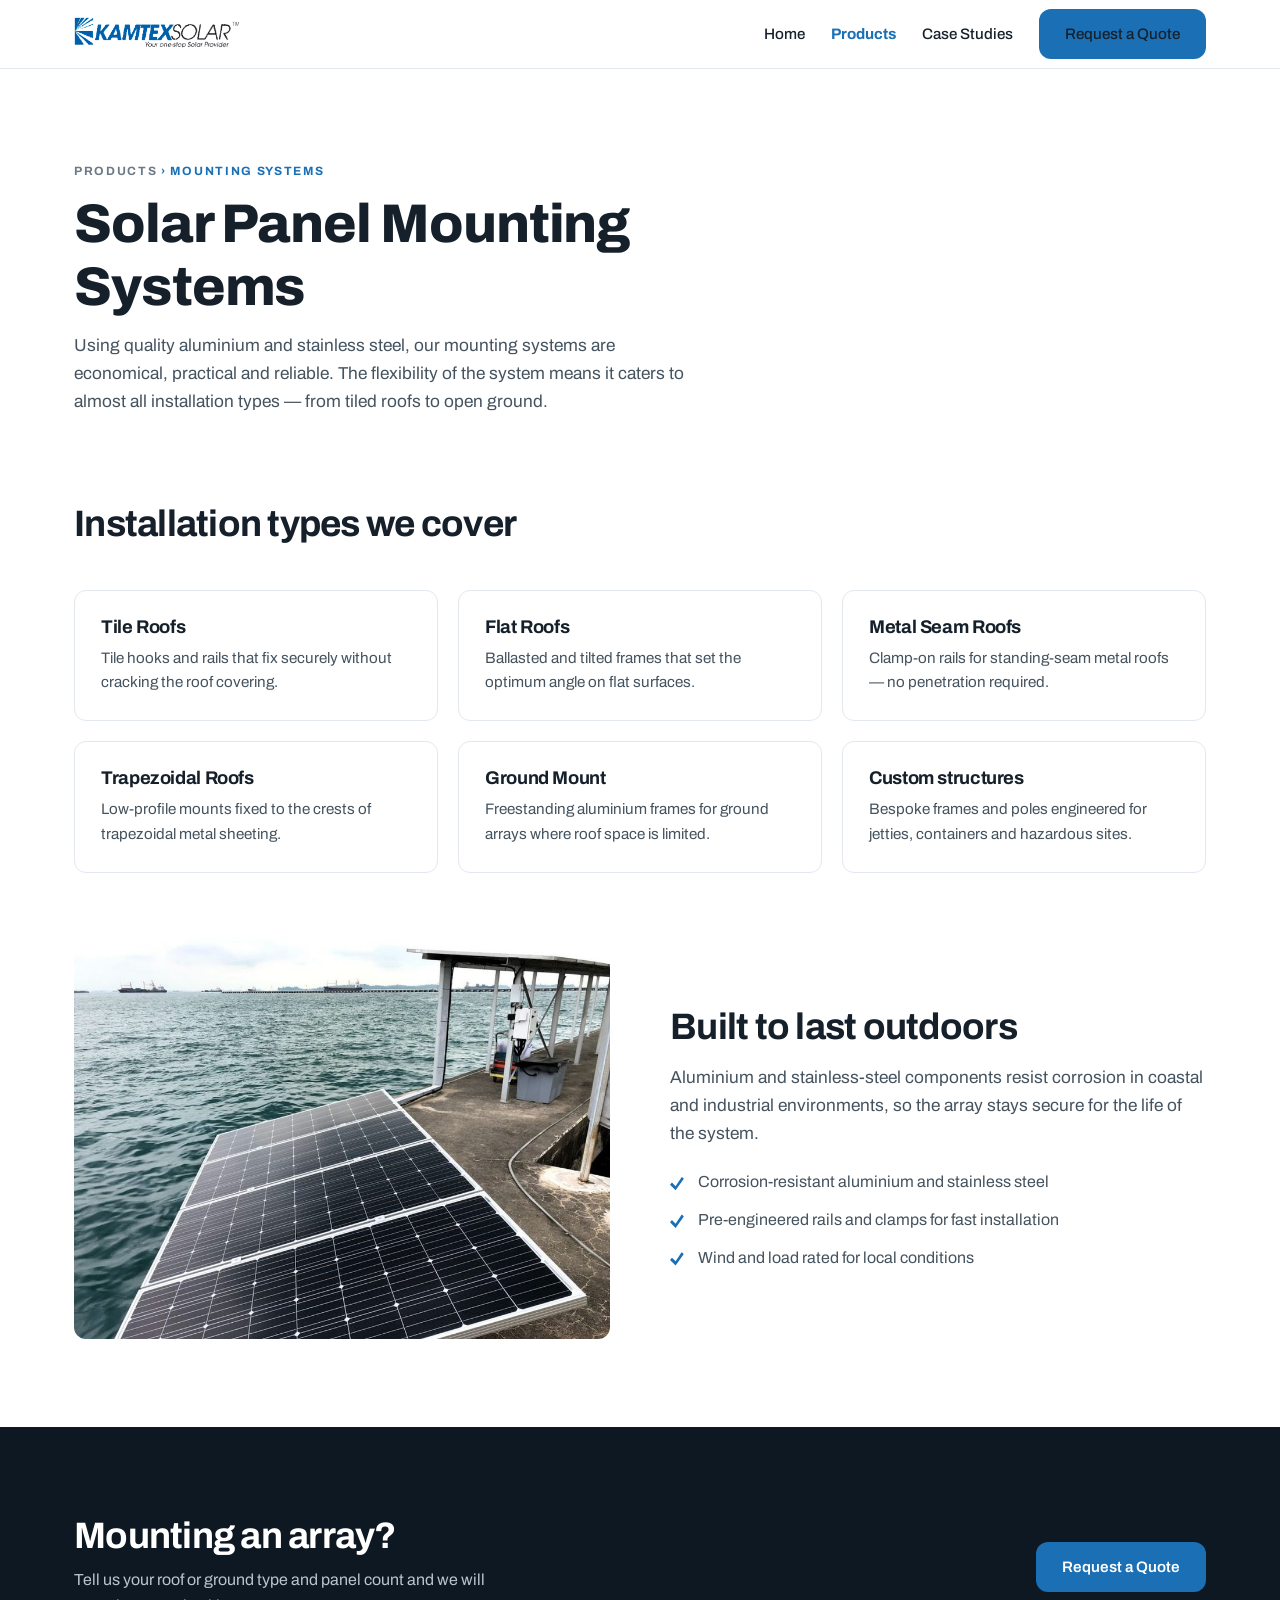
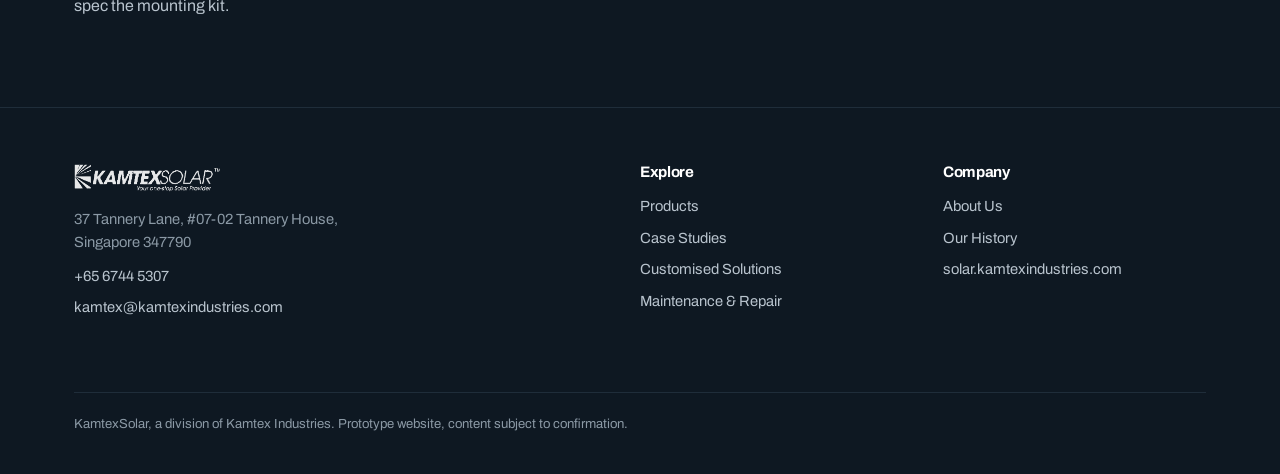
<file: mounting.html>
<!DOCTYPE html>
<html lang="en">
<head>
<meta charset="UTF-8">
<meta name="viewport" content="width=device-width, initial-scale=1.0">
<title>Mounting Systems | KamtexSolar</title>
<meta name="description" content="Aluminium and stainless-steel solar mounting systems for tile, flat, metal-seam, trapezoidal and ground installations.">
<link rel="preconnect" href="https://fonts.googleapis.com">
<link rel="preconnect" href="https://fonts.gstatic.com" crossorigin>
<link href="https://fonts.googleapis.com/css2?family=Archivo:wght@400;500;600;700;800&display=swap" rel="stylesheet">
<link rel="stylesheet" href="styles.css">
<link rel="icon" href="assets/logo.png">
</head>
<body>

<nav class="nav">
  <div class="nav-inner">
    <a class="nav-logo" href="index.html"><img src="assets/logo.png" alt="KamtexSolar, your one-stop solar provider"></a>
    <button class="nav-toggle" aria-label="Toggle menu">Menu</button>
    <div class="nav-links">
      <a href="index.html">Home</a>
      <a href="products.html" class="active">Products</a>
      <a href="case-studies.html">Case Studies</a>
      <a href="quote.html" class="btn btn-primary">Request a Quote</a>
    </div>
  </div>
</nav>

<section style="padding-bottom:0">
  <div class="wrap">
    <div class="section-head cat-intro">
      <span class="eyebrow"><a href="products.html" style="color:var(--muted)">Products</a> &rsaquo; Mounting Systems</span>
      <h1>Solar Panel Mounting Systems</h1>
      <p>Using quality aluminium and stainless steel, our mounting systems are economical, practical and reliable. The flexibility of the system means it caters to almost all installation types &mdash; from tiled roofs to open ground.</p>
    </div>
  </div>
</section>

<section style="padding-top:44px">
  <div class="wrap">
    <div class="section-head">
      <h2>Installation types we cover</h2>
    </div>
    <div class="grid-3">
      <div class="tile reveal"><h3>Tile Roofs</h3><p>Tile hooks and rails that fix securely without cracking the roof covering.</p></div>
      <div class="tile reveal"><h3>Flat Roofs</h3><p>Ballasted and tilted frames that set the optimum angle on flat surfaces.</p></div>
      <div class="tile reveal"><h3>Metal Seam Roofs</h3><p>Clamp-on rails for standing-seam metal roofs &mdash; no penetration required.</p></div>
      <div class="tile reveal"><h3>Trapezoidal Roofs</h3><p>Low-profile mounts fixed to the crests of trapezoidal metal sheeting.</p></div>
      <div class="tile reveal"><h3>Ground Mount</h3><p>Freestanding aluminium frames for ground arrays where roof space is limited.</p></div>
      <div class="tile reveal"><h3>Custom structures</h3><p>Bespoke frames and poles engineered for jetties, containers and hazardous sites.</p></div>
    </div>
    <div class="split" style="margin-top:64px;align-items:center">
      <img src="assets/jetty.jpg" alt="Solar array mounted on a jetty structure over water" loading="lazy" class="reveal">
      <div class="reveal">
        <h2>Built to last outdoors</h2>
        <p class="lead">Aluminium and stainless-steel components resist corrosion in coastal and industrial environments, so the array stays secure for the life of the system.</p>
        <ul class="checklist">
          <li>Corrosion-resistant aluminium and stainless steel</li>
          <li>Pre-engineered rails and clamps for fast installation</li>
          <li>Wind and load rated for local conditions</li>
        </ul>
      </div>
    </div>
  </div>
</section>

<section class="cta-band">
  <div class="wrap">
    <div>
      <h2>Mounting an array?</h2>
      <p>Tell us your roof or ground type and panel count and we will spec the mounting kit.</p>
    </div>
    <a class="btn btn-primary" href="quote.html">Request a Quote</a>
  </div>
</section>

<footer class="site">
  <div class="wrap">
    <div>
      <img class="foot-logo" src="assets/logo.png" alt="KamtexSolar">
      <p>37 Tannery Lane, #07-02 Tannery House,<br>Singapore 347790</p>
      <p style="margin-top:10px"><a href="tel:+6567445307">+65 6744 5307</a></p>
      <p><a href="mailto:kamtex@kamtexindustries.com">kamtex@kamtexindustries.com</a></p>
    </div>
    <div>
      <h4>Explore</h4>
      <a href="products.html">Products</a>
      <a href="case-studies.html">Case Studies</a>
      <a href="index.html#custom">Customised Solutions</a>
      <a href="index.html#maintenance">Maintenance &amp; Repair</a>
    </div>
    <div>
      <h4>Company</h4>
      <a href="index.html#about">About Us</a>
      <a href="index.html#history">Our History</a>
      <a href="https://solar.kamtexindustries.com">solar.kamtexindustries.com</a>
    </div>
    <div class="legal">KamtexSolar, a division of Kamtex Industries. Prototype website, content subject to confirmation.</div>
  </div>
</footer>

<script>
document.querySelector('.nav-toggle').addEventListener('click', function () {
  document.querySelector('.nav-links').classList.toggle('open');
});
if (!window.matchMedia('(prefers-reduced-motion: reduce)').matches) {
  var io = new IntersectionObserver(function (entries) {
    entries.forEach(function (e) {
      if (e.isIntersecting) { e.target.classList.add('in'); io.unobserve(e.target); }
    });
  }, { threshold: 0.15 });
  document.querySelectorAll('.reveal').forEach(function (el) { io.observe(el); });
} else {
  document.querySelectorAll('.reveal').forEach(function (el) { el.classList.add('in'); });
}
</script>
</body>
</html>
</file>
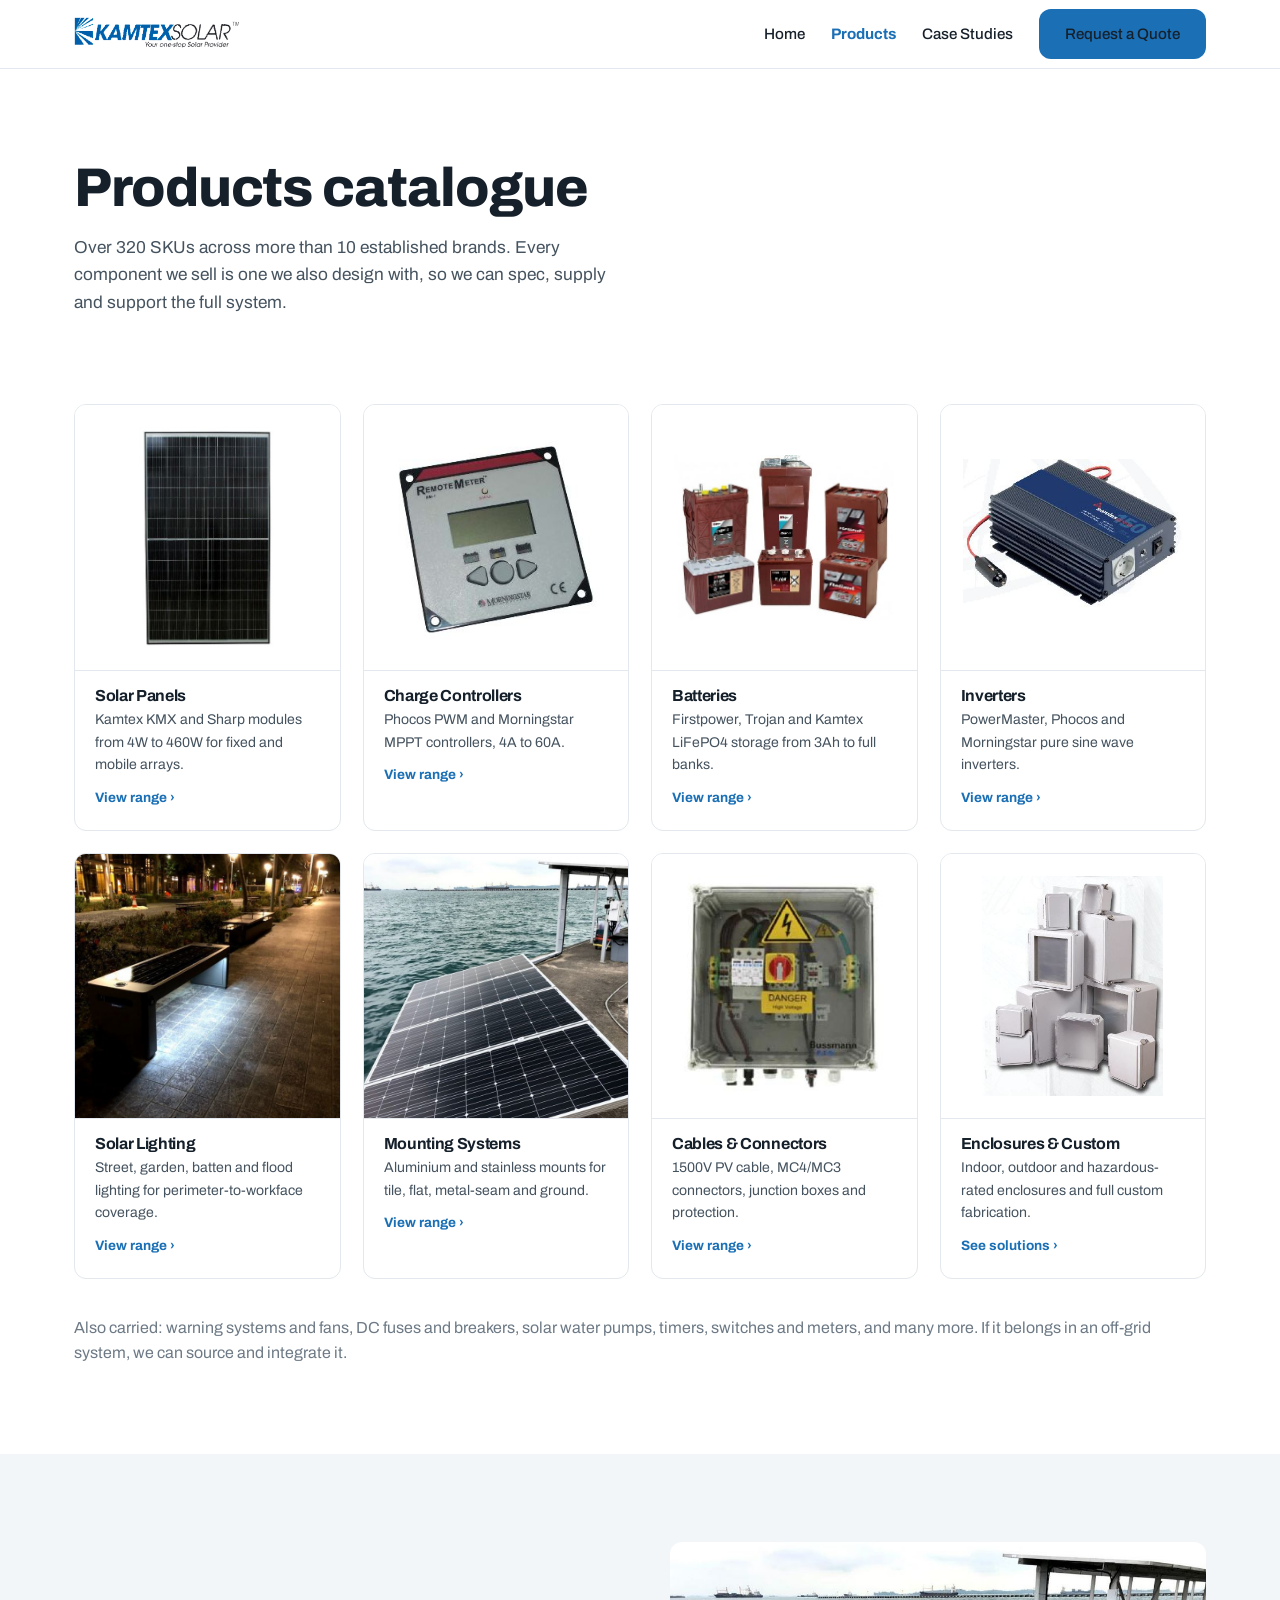
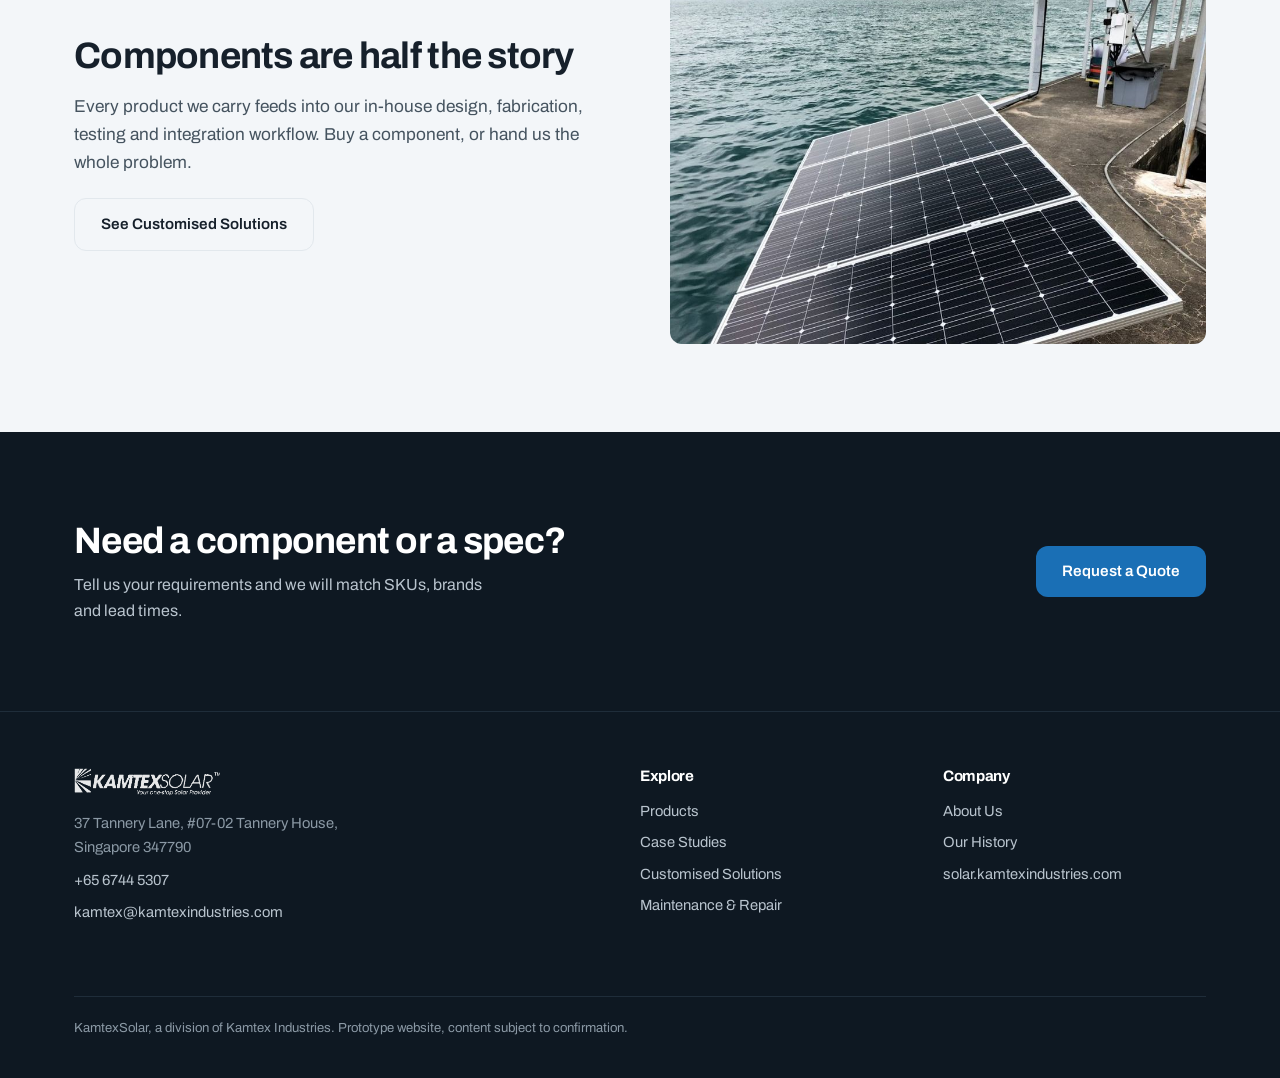
<file: products.html>
<!DOCTYPE html>
<html lang="en">
<head>
<meta charset="UTF-8">
<meta name="viewport" content="width=device-width, initial-scale=1.0">
<title>Products | KamtexSolar</title>
<meta name="description" content="Solar panels, charge controllers, batteries, enclosures, inverters and complete balance-of-system components. Over 320 SKUs across more than 10 brands.">
<link rel="preconnect" href="https://fonts.googleapis.com">
<link rel="preconnect" href="https://fonts.gstatic.com" crossorigin>
<link href="https://fonts.googleapis.com/css2?family=Archivo:wght@400;500;600;700;800&display=swap" rel="stylesheet">
<link rel="stylesheet" href="styles.css">
<link rel="icon" href="assets/logo.png">
</head>
<body>

<nav class="nav">
  <div class="nav-inner">
    <a class="nav-logo" href="index.html"><img src="assets/logo.png" alt="KamtexSolar, your one-stop solar provider"></a>
    <button class="nav-toggle" aria-label="Toggle menu">Menu</button>
    <div class="nav-links">
      <a href="index.html">Home</a>
      <a href="products.html" class="active">Products</a>
      <a href="case-studies.html">Case Studies</a>
      <a href="quote.html" class="btn btn-primary">Request a Quote</a>
    </div>
  </div>
</nav>

<section style="padding-bottom:0">
  <div class="wrap">
    <div class="section-head">
      <h1>Products catalogue</h1>
      <p style="margin-top:14px;font-size:1.08rem">Over 320 SKUs across more than 10 established brands. Every component we sell is one we also design with, so we can spec, supply and support the full system.</p>
    </div>
  </div>
</section>

<section style="padding-top:44px">
  <div class="wrap">
    <div class="prod-grid">
      <a class="prod-card reveal" href="solar-panels.html">
        <img src="assets/prod-panel.jpg" alt="Monocrystalline solar panel" loading="lazy">
        <div><h3>Solar Panels</h3><p>Kamtex KMX and Sharp modules from 4W to 460W for fixed and mobile arrays.</p><span class="more">View range &rsaquo;</span></div>
      </a>
      <a class="prod-card reveal" href="charge-controllers.html">
        <img src="assets/prod-controller.jpg" alt="Solar charge controller with remote meter display" loading="lazy">
        <div><h3>Charge Controllers</h3><p>Phocos PWM and Morningstar MPPT controllers, 4A to 60A.</p><span class="more">View range &rsaquo;</span></div>
      </a>
      <a class="prod-card reveal" href="batteries.html">
        <img src="assets/prod-battery.jpg" alt="Range of deep-cycle solar batteries" loading="lazy">
        <div><h3>Batteries</h3><p>Firstpower, Trojan and Kamtex LiFePO4 storage from 3Ah to full banks.</p><span class="more">View range &rsaquo;</span></div>
      </a>
      <a class="prod-card reveal" href="inverters.html">
        <img src="assets/prod-inverter.jpg" alt="Pure sine wave inverter" loading="lazy">
        <div><h3>Inverters</h3><p>PowerMaster, Phocos and Morningstar pure sine wave inverters.</p><span class="more">View range &rsaquo;</span></div>
      </a>
      <a class="prod-card reveal" href="lighting.html">
        <img class="photo" src="assets/lighting.jpg" alt="Solar-powered bench light illuminating a walkway at night" loading="lazy">
        <div><h3>Solar Lighting</h3><p>Street, garden, batten and flood lighting for perimeter-to-workface coverage.</p><span class="more">View range &rsaquo;</span></div>
      </a>
      <a class="prod-card reveal" href="mounting.html">
        <img class="photo" src="assets/jetty.jpg" alt="Solar array mounted on a jetty structure" loading="lazy">
        <div><h3>Mounting Systems</h3><p>Aluminium and stainless mounts for tile, flat, metal-seam and ground.</p><span class="more">View range &rsaquo;</span></div>
      </a>
      <a class="prod-card reveal" href="cables-connectors.html">
        <img src="assets/prod-breaker.jpg" alt="Solar cables, connectors and protection" loading="lazy">
        <div><h3>Cables &amp; Connectors</h3><p>1500V PV cable, MC4/MC3 connectors, junction boxes and protection.</p><span class="more">View range &rsaquo;</span></div>
      </a>
      <a class="prod-card reveal" href="index.html#custom">
        <img src="assets/prod-enclosure.jpg" alt="Weatherproof equipment enclosures in various sizes" loading="lazy">
        <div><h3>Enclosures &amp; Custom</h3><p>Indoor, outdoor and hazardous-rated enclosures and full custom fabrication.</p><span class="more">See solutions &rsaquo;</span></div>
      </a>
    </div>
    <p style="margin-top:36px;color:var(--muted)">Also carried: warning systems and fans, DC fuses and breakers, solar water pumps, timers, switches and meters, and many more. If it belongs in an off-grid system, we can source and integrate it.</p>
  </div>
</section>

<section class="section-soft">
  <div class="wrap split">
    <div class="reveal">
      <h2>Components are half the story</h2>
      <p class="lead">Every product we carry feeds into our in-house design, fabrication, testing and integration workflow. Buy a component, or hand us the whole problem.</p>
      <a class="btn btn-ghost" href="index.html#custom">See Customised Solutions</a>
    </div>
    <img src="assets/jetty.jpg" alt="Completed solar array installation on a jetty" loading="lazy" class="reveal">
  </div>
</section>

<section class="cta-band">
  <div class="wrap">
    <div>
      <h2>Need a component or a spec?</h2>
      <p>Tell us your requirements and we will match SKUs, brands and lead times.</p>
    </div>
    <a class="btn btn-primary" href="quote.html">Request a Quote</a>
  </div>
</section>

<footer class="site">
  <div class="wrap">
    <div>
      <img class="foot-logo" src="assets/logo.png" alt="KamtexSolar">
      <p>37 Tannery Lane, #07-02 Tannery House,<br>Singapore 347790</p>
      <p style="margin-top:10px"><a href="tel:+6567445307">+65 6744 5307</a></p>
      <p><a href="mailto:kamtex@kamtexindustries.com">kamtex@kamtexindustries.com</a></p>
    </div>
    <div>
      <h4>Explore</h4>
      <a href="products.html">Products</a>
      <a href="case-studies.html">Case Studies</a>
      <a href="index.html#custom">Customised Solutions</a>
      <a href="index.html#maintenance">Maintenance &amp; Repair</a>
    </div>
    <div>
      <h4>Company</h4>
      <a href="index.html#about">About Us</a>
      <a href="index.html#history">Our History</a>
      <a href="https://solar.kamtexindustries.com">solar.kamtexindustries.com</a>
    </div>
    <div class="legal">KamtexSolar, a division of Kamtex Industries. Prototype website, content subject to confirmation.</div>
  </div>
</footer>

<script>
document.querySelector('.nav-toggle').addEventListener('click', function () {
  document.querySelector('.nav-links').classList.toggle('open');
});
if (!window.matchMedia('(prefers-reduced-motion: reduce)').matches) {
  var io = new IntersectionObserver(function (entries) {
    entries.forEach(function (e) {
      if (e.isIntersecting) { e.target.classList.add('in'); io.unobserve(e.target); }
    });
  }, { threshold: 0.15 });
  document.querySelectorAll('.reveal').forEach(function (el) { io.observe(el); });
} else {
  document.querySelectorAll('.reveal').forEach(function (el) { el.classList.add('in'); });
}
</script>
</body>
</html>
</file>
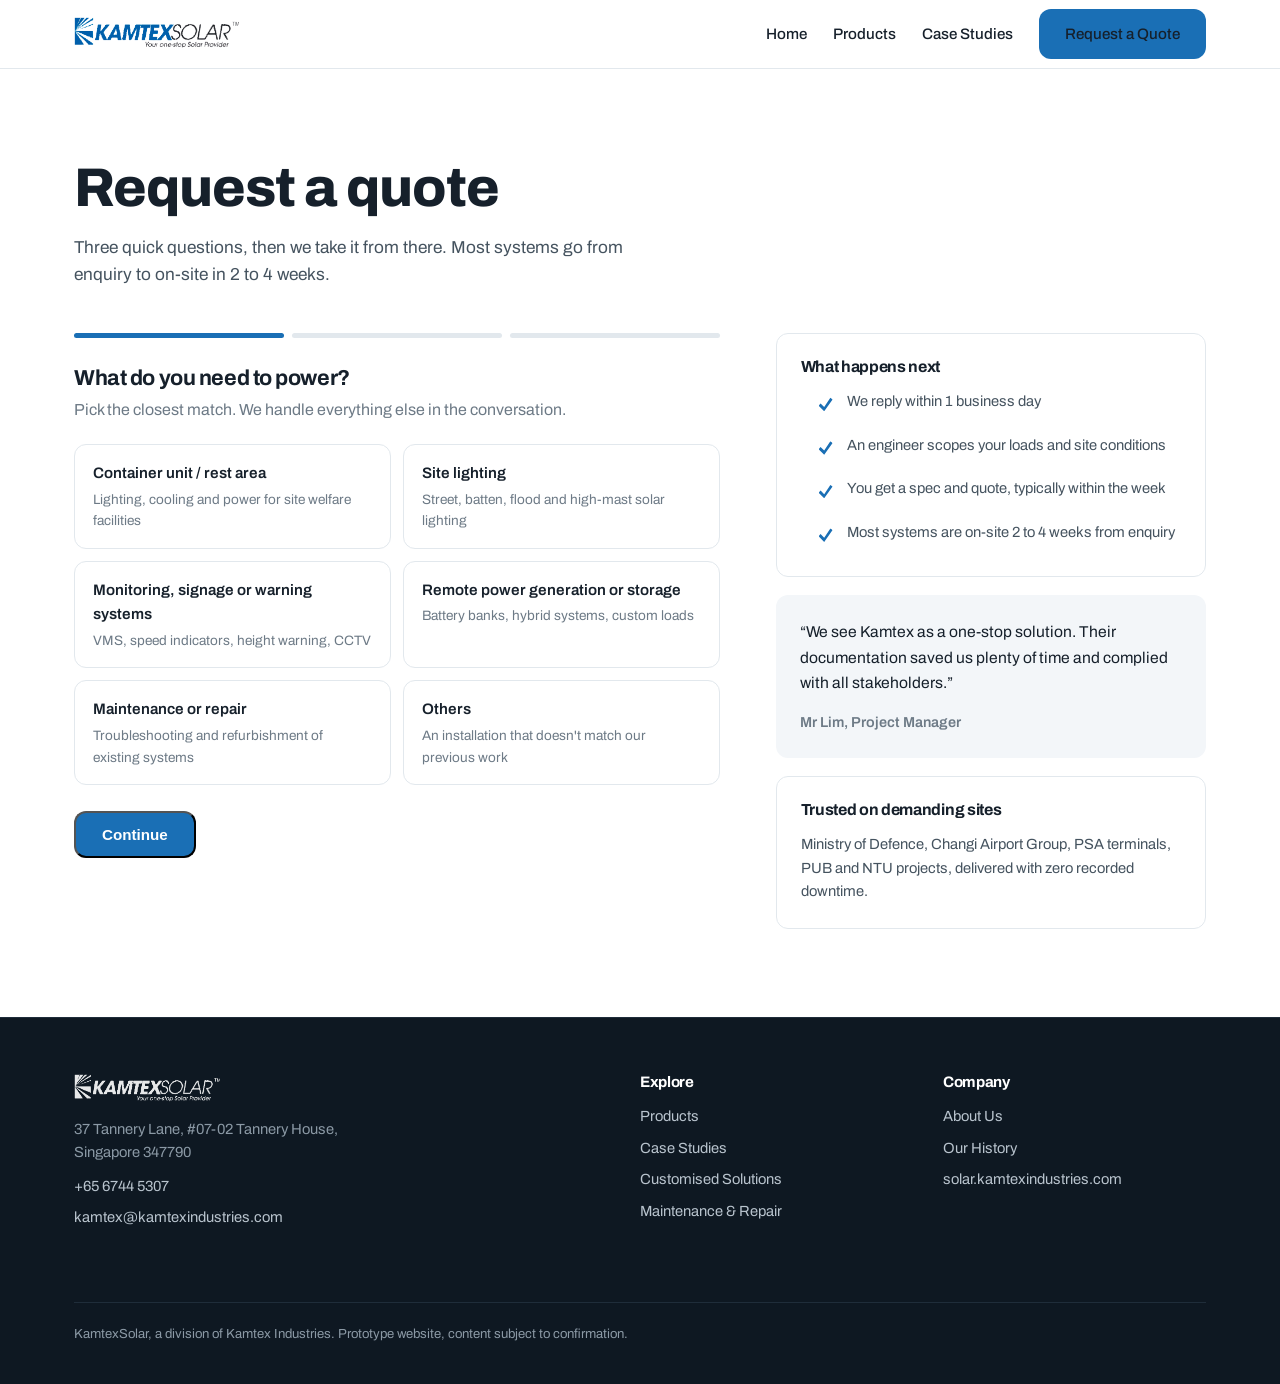
<file: quote.html>
<!DOCTYPE html>
<html lang="en">
<head>
<meta charset="UTF-8">
<meta name="viewport" content="width=device-width, initial-scale=1.0">
<title>Request a Quote | KamtexSolar</title>
<meta name="description" content="Tell us what you need to power. Most KamtexSolar systems go from enquiry to on-site in 2 to 4 weeks.">
<link rel="preconnect" href="https://fonts.googleapis.com">
<link rel="preconnect" href="https://fonts.gstatic.com" crossorigin>
<link href="https://fonts.googleapis.com/css2?family=Archivo:wght@400;500;600;700;800&display=swap" rel="stylesheet">
<link rel="stylesheet" href="styles.css">
<link rel="icon" href="assets/logo.png">
</head>
<body>

<nav class="nav">
  <div class="nav-inner">
    <a class="nav-logo" href="index.html"><img src="assets/logo.png" alt="KamtexSolar, your one-stop solar provider"></a>
    <button class="nav-toggle" aria-label="Toggle menu">Menu</button>
    <div class="nav-links">
      <a href="index.html">Home</a>
      <a href="products.html">Products</a>
      <a href="case-studies.html">Case Studies</a>
      <a href="quote.html" class="btn btn-primary">Request a Quote</a>
    </div>
  </div>
</nav>

<section>
  <div class="wrap">
    <div class="section-head">
      <h1>Request a quote</h1>
      <p style="margin-top:14px;font-size:1.08rem">Three quick questions, then we take it from there. Most systems go from enquiry to on-site in 2 to 4 weeks.</p>
    </div>

    <div class="quote-grid">
      <div>
        <div class="qprogress" aria-hidden="true"><i class="done"></i><i></i><i></i></div>

        <form id="qform" novalidate>
          <div class="qstep on" data-step="1">
            <h2>What do you need to power?</h2>
            <p>Pick the closest match. We handle everything else in the conversation.</p>
            <div class="qoptions" role="radiogroup" aria-label="Application type">
              <label><input type="radio" name="application" value="Container unit / rest area">Container unit / rest area<small>Lighting, cooling and power for site welfare facilities</small></label>
              <label><input type="radio" name="application" value="Site lighting">Site lighting<small>Street, batten, flood and high-mast solar lighting</small></label>
              <label><input type="radio" name="application" value="Monitoring / signage / warning systems">Monitoring, signage or warning systems<small>VMS, speed indicators, height warning, CCTV</small></label>
              <label><input type="radio" name="application" value="Remote power generation / storage">Remote power generation or storage<small>Battery banks, hybrid systems, custom loads</small></label>
              <label><input type="radio" name="application" value="Maintenance / repair of existing system">Maintenance or repair<small>Troubleshooting and refurbishment of existing systems</small></label>
              <label><input type="radio" name="application" value="Others">Others<small>An installation that doesn't match our previous work</small></label>
            </div>
            <p class="qerror" data-for="1">Please pick an application so we can route your enquiry.</p>
            <div class="qnav">
              <button type="button" class="btn btn-primary" data-next>Continue</button>
            </div>
          </div>

          <div class="qstep" data-step="2">
            <h2>Tell us about the site</h2>
            <p>Rough answers are fine. This helps us arrive at the first call prepared.</p>
            <div class="qfield">
              <label for="q-industry">Industry</label>
              <select id="q-industry" name="industry">
                <option>Construction</option>
                <option>Aviation, Aerospace &amp; Defence</option>
                <option>Maritime &amp; Logistics</option>
                <option>Security &amp; Monitoring</option>
                <option>Testing &amp; Certification</option>
                <option>Agriculture / Education</option>
                <option>Other</option>
              </select>
            </div>
            <div class="qfield">
              <label for="q-location">Site location</label>
              <input id="q-location" name="location" type="text" placeholder="e.g. Tuas construction site, PSA Brani, overseas">
            </div>
            <div class="qfield">
              <label for="q-timeline">When do you need power on-site?</label>
              <select id="q-timeline" name="timeline">
                <option>As soon as possible</option>
                <option>Within a month</option>
                <option>1 to 3 months</option>
                <option>Exploring options</option>
              </select>
            </div>
            <div class="qfield">
              <label for="q-details">Anything else we should know? <span style="font-weight:400;color:var(--muted)">(optional)</span></label>
              <textarea id="q-details" name="details" rows="3" placeholder="Loads to power, compliance requirements, site constraints"></textarea>
            </div>
            <div class="qnav">
              <button type="button" class="btn btn-ghost" data-back>Back</button>
              <button type="button" class="btn btn-primary" data-next>Continue</button>
            </div>
          </div>

          <div class="qstep" data-step="3">
            <h2>Where should we send the quote?</h2>
            <p>We respond to quote requests within 1 business day.</p>
            <div id="qdirect" style="display:none;border:1px solid var(--line);border-radius:var(--radius);background:var(--bg-soft);padding:14px 18px;margin-bottom:20px;font-size:0.95rem">
              Sounds like something new for us, we like that. Fill in your details below, or email us directly at <a href="mailto:Kamtex@KamtexIndustries.com?subject=Quote%20Request%3A%20New%20installation%20type"><b>Kamtex@KamtexIndustries.com</b></a> and describe your installation.
            </div>
            <div class="qfield">
              <label for="q-name">Name</label>
              <input id="q-name" name="name" type="text" autocomplete="name" required>
            </div>
            <div class="qfield">
              <label for="q-company">Company</label>
              <input id="q-company" name="company" type="text" autocomplete="organization">
            </div>
            <div class="qfield">
              <label for="q-email">Work email</label>
              <input id="q-email" name="email" type="email" autocomplete="email" required>
              <p class="hint">Used only to reply to this enquiry. We do not send marketing email.</p>
            </div>
            <div class="qfield">
              <label for="q-phone">Phone <span style="font-weight:400;color:var(--muted)">(optional)</span></label>
              <input id="q-phone" name="phone" type="tel" autocomplete="tel">
            </div>
            <p class="qerror" data-for="3">Please fill in your name and a valid email address.</p>
            <div class="qnav">
              <button type="button" class="btn btn-ghost" data-back>Back</button>
              <button type="submit" class="btn btn-primary">Send Quote Request</button>
            </div>
          </div>
        </form>

        <div class="qsuccess" id="qsuccess">
          <h2>Your email is ready to send</h2>
          <p>We opened your email app with the request below addressed to <b>kamtex@kamtexindustries.com</b>. Hit send and we will reply within 1 business day. If nothing opened, copy the summary and email it to us directly.</p>
          <pre id="qsummary"></pre>
          <a class="btn btn-ghost" href="index.html">Back to Home</a>
        </div>
      </div>

      <aside class="qside">
        <div class="qside-facts">
          <h3>What happens next</h3>
          <ul class="checklist">
            <li>We reply within 1 business day</li>
            <li>An engineer scopes your loads and site conditions</li>
            <li>You get a spec and quote, typically within the week</li>
            <li>Most systems are on-site 2 to 4 weeks from enquiry</li>
          </ul>
        </div>
        <blockquote class="quote">
          &ldquo;We see Kamtex as a one-stop solution. Their documentation saved us plenty of time and complied with all stakeholders.&rdquo;
          <footer>Mr Lim, Project Manager</footer>
        </blockquote>
        <div class="qside-facts">
          <h3>Trusted on demanding sites</h3>
          <p style="font-size:0.92rem">Ministry of Defence, Changi Airport Group, PSA terminals, PUB and NTU projects, delivered with zero recorded downtime.</p>
        </div>
      </aside>
    </div>
  </div>
</section>

<footer class="site">
  <div class="wrap">
    <div>
      <img class="foot-logo" src="assets/logo.png" alt="KamtexSolar">
      <p>37 Tannery Lane, #07-02 Tannery House,<br>Singapore 347790</p>
      <p style="margin-top:10px"><a href="tel:+6567445307">+65 6744 5307</a></p>
      <p><a href="mailto:kamtex@kamtexindustries.com">kamtex@kamtexindustries.com</a></p>
    </div>
    <div>
      <h4>Explore</h4>
      <a href="products.html">Products</a>
      <a href="case-studies.html">Case Studies</a>
      <a href="index.html#custom">Customised Solutions</a>
      <a href="index.html#maintenance">Maintenance &amp; Repair</a>
    </div>
    <div>
      <h4>Company</h4>
      <a href="index.html#about">About Us</a>
      <a href="index.html#history">Our History</a>
      <a href="https://solar.kamtexindustries.com">solar.kamtexindustries.com</a>
    </div>
    <div class="legal">KamtexSolar, a division of Kamtex Industries. Prototype website, content subject to confirmation.</div>
  </div>
</footer>

<script>
document.querySelector('.nav-toggle').addEventListener('click', function () {
  document.querySelector('.nav-links').classList.toggle('open');
});

(function () {
  var form = document.getElementById('qform');
  var steps = Array.prototype.slice.call(form.querySelectorAll('.qstep'));
  var bars = document.querySelectorAll('.qprogress i');
  var current = 0;
  var skippedSite = false;

  function isOthers() {
    var sel = form.querySelector('input[name="application"]:checked');
    return sel && sel.value === 'Others';
  }

  function show(i) {
    current = i;
    steps.forEach(function (s, k) { s.classList.toggle('on', k === i); });
    bars.forEach(function (b, k) { b.classList.toggle('done', k <= i); });
    window.scrollTo({ top: 0, behavior: 'smooth' });
  }

  form.querySelectorAll('.qoptions label').forEach(function (label) {
    label.addEventListener('click', function () {
      form.querySelectorAll('.qoptions label').forEach(function (l) { l.classList.remove('sel'); });
      label.classList.add('sel');
      document.querySelector('.qerror[data-for="1"]').classList.remove('show');
    });
  });

  form.querySelectorAll('[data-next]').forEach(function (btn) {
    btn.addEventListener('click', function () {
      if (current === 0 && !form.querySelector('input[name="application"]:checked')) {
        document.querySelector('.qerror[data-for="1"]').classList.add('show');
        return;
      }
      if (current === 0 && isOthers()) {
        skippedSite = true;
        document.getElementById('qdirect').style.display = 'block';
        show(2);
        return;
      }
      skippedSite = false;
      document.getElementById('qdirect').style.display = 'none';
      show(current + 1);
    });
  });
  form.querySelectorAll('[data-back]').forEach(function (btn) {
    btn.addEventListener('click', function () {
      if (current === 2 && skippedSite) { show(0); return; }
      show(current - 1);
    });
  });

  form.addEventListener('submit', function (e) {
    e.preventDefault();
    var name = form.querySelector('#q-name').value.trim();
    var email = form.querySelector('#q-email').value.trim();
    if (!name || !/^[^@\s]+@[^@\s]+\.[^@\s]+$/.test(email)) {
      document.querySelector('.qerror[data-for="3"]').classList.add('show');
      return;
    }
    var v = function (sel) { var el = form.querySelector(sel); return el ? el.value.trim() : ''; };
    var app = form.querySelector('input[name="application"]:checked');
    var lines = [
      'Quote request from ' + name + (v('#q-company') ? ' (' + v('#q-company') + ')' : ''),
      '',
      'Application: ' + (skippedSite ? 'Others (new installation type, details to follow)' : (app ? app.value : 'Not specified')),
      'Industry: ' + (skippedSite ? 'Not specified' : v('#q-industry')),
      'Site location: ' + (skippedSite ? 'Not specified' : (v('#q-location') || 'Not specified')),
      'Timeline: ' + (skippedSite ? 'Not specified' : v('#q-timeline')),
      'Details: ' + (skippedSite ? 'To be discussed' : (v('#q-details') || 'None')),
      '',
      'Contact: ' + email + (v('#q-phone') ? ' / ' + v('#q-phone') : '')
    ];
    var body = lines.join('\n');
    var subject = 'Quote Request: ' + (skippedSite ? 'New installation type' : (app ? app.value : 'Solar system enquiry'));
    document.getElementById('qsummary').textContent = 'To: kamtex@kamtexindustries.com\nSubject: ' + subject + '\n\n' + body;
    form.style.display = 'none';
    document.querySelector('.qprogress').style.display = 'none';
    document.getElementById('qsuccess').classList.add('on');
    window.location.href = 'mailto:kamtex@kamtexindustries.com?subject=' + encodeURIComponent(subject) + '&body=' + encodeURIComponent(body);
  });
})();
</script>
</body>
</html>
</file>
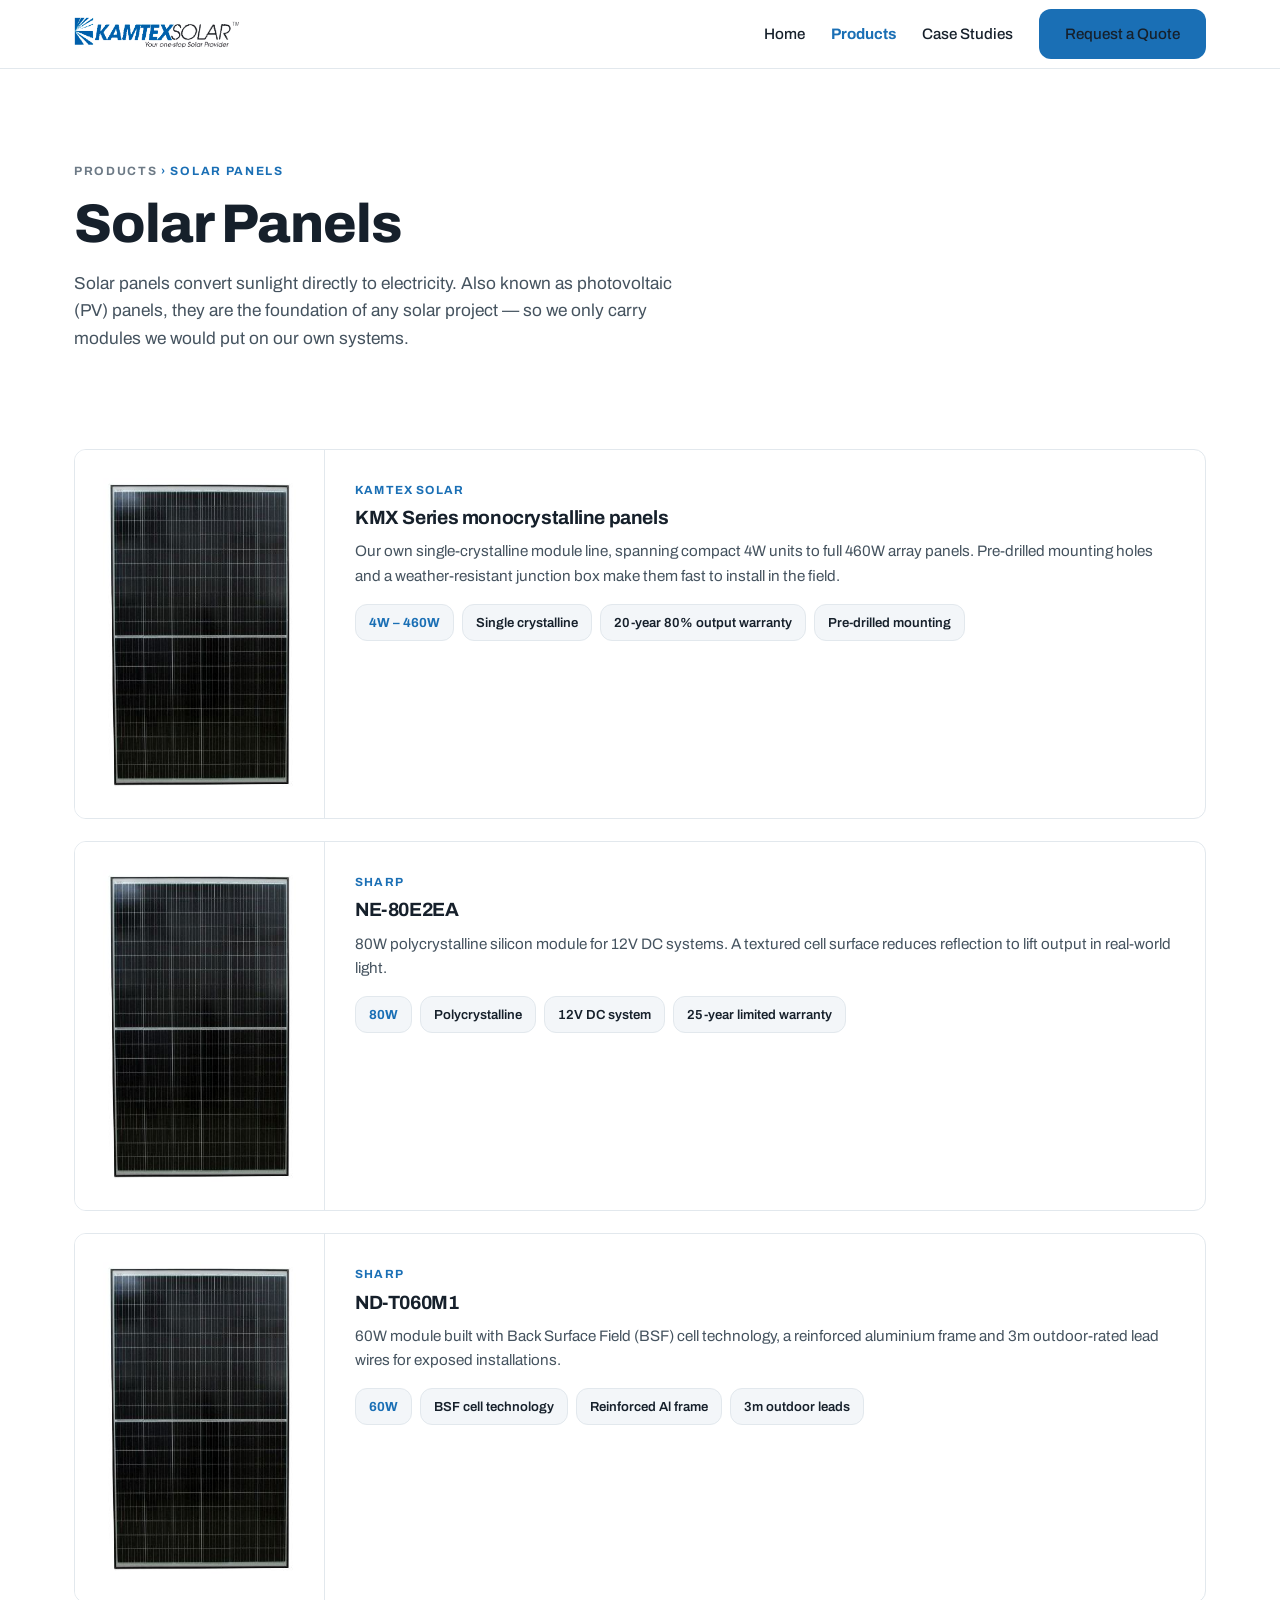
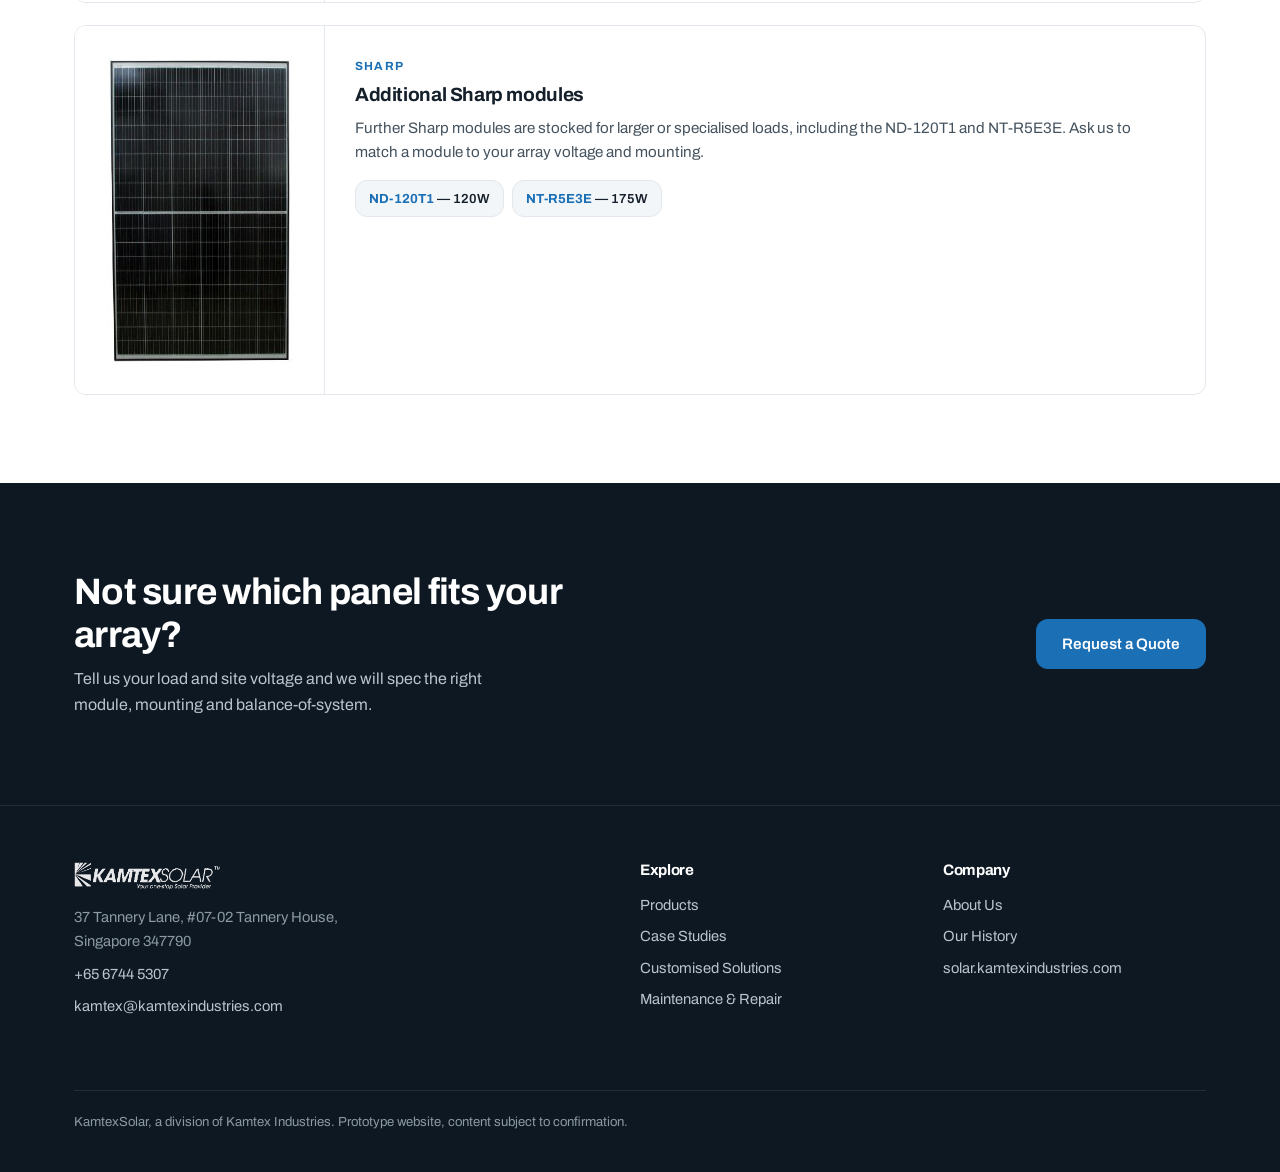
<file: solar-panels.html>
<!DOCTYPE html>
<html lang="en">
<head>
<meta charset="UTF-8">
<meta name="viewport" content="width=device-width, initial-scale=1.0">
<title>Solar Panels | KamtexSolar</title>
<meta name="description" content="Monocrystalline and polycrystalline solar panels from Kamtex Solar and Sharp, from 4W compact modules to 460W arrays.">
<link rel="preconnect" href="https://fonts.googleapis.com">
<link rel="preconnect" href="https://fonts.gstatic.com" crossorigin>
<link href="https://fonts.googleapis.com/css2?family=Archivo:wght@400;500;600;700;800&display=swap" rel="stylesheet">
<link rel="stylesheet" href="styles.css">
<link rel="icon" href="assets/logo.png">
</head>
<body>

<nav class="nav">
  <div class="nav-inner">
    <a class="nav-logo" href="index.html"><img src="assets/logo.png" alt="KamtexSolar, your one-stop solar provider"></a>
    <button class="nav-toggle" aria-label="Toggle menu">Menu</button>
    <div class="nav-links">
      <a href="index.html">Home</a>
      <a href="products.html" class="active">Products</a>
      <a href="case-studies.html">Case Studies</a>
      <a href="quote.html" class="btn btn-primary">Request a Quote</a>
    </div>
  </div>
</nav>

<section style="padding-bottom:0">
  <div class="wrap">
    <div class="section-head cat-intro">
      <span class="eyebrow"><a href="products.html" style="color:var(--muted)">Products</a> &rsaquo; Solar Panels</span>
      <h1>Solar Panels</h1>
      <p>Solar panels convert sunlight directly to electricity. Also known as photovoltaic (PV) panels, they are the foundation of any solar project &mdash; so we only carry modules we would put on our own systems.</p>
    </div>
  </div>
</section>

<section style="padding-top:44px">
  <div class="wrap">
    <div class="cat-list">
      <div class="cat-item reveal">
        <img src="assets/prod-panel.jpg" alt="Kamtex Solar KMX series monocrystalline panel">
        <div class="cat-body">
          <span class="brandtag">Kamtex Solar</span>
          <h3>KMX Series monocrystalline panels</h3>
          <p>Our own single-crystalline module line, spanning compact 4W units to full 460W array panels. Pre-drilled mounting holes and a weather-resistant junction box make them fast to install in the field.</p>
          <div class="cat-chips">
            <span><b>4W &ndash; 460W</b></span>
            <span>Single crystalline</span>
            <span>20-year 80% output warranty</span>
            <span>Pre-drilled mounting</span>
          </div>
        </div>
      </div>
      <div class="cat-item reveal">
        <img src="assets/prod-panel.jpg" alt="Sharp NE-80E2EA polycrystalline panel">
        <div class="cat-body">
          <span class="brandtag">Sharp</span>
          <h3>NE-80E2EA</h3>
          <p>80W polycrystalline silicon module for 12V DC systems. A textured cell surface reduces reflection to lift output in real-world light.</p>
          <div class="cat-chips">
            <span><b>80W</b></span>
            <span>Polycrystalline</span>
            <span>12V DC system</span>
            <span>25-year limited warranty</span>
          </div>
        </div>
      </div>
      <div class="cat-item reveal">
        <img src="assets/prod-panel.jpg" alt="Sharp ND-T060M1 solar module">
        <div class="cat-body">
          <span class="brandtag">Sharp</span>
          <h3>ND-T060M1</h3>
          <p>60W module built with Back Surface Field (BSF) cell technology, a reinforced aluminium frame and 3m outdoor-rated lead wires for exposed installations.</p>
          <div class="cat-chips">
            <span><b>60W</b></span>
            <span>BSF cell technology</span>
            <span>Reinforced Al frame</span>
            <span>3m outdoor leads</span>
          </div>
        </div>
      </div>
      <div class="cat-item reveal">
        <img src="assets/prod-panel.jpg" alt="Additional Sharp solar modules">
        <div class="cat-body">
          <span class="brandtag">Sharp</span>
          <h3>Additional Sharp modules</h3>
          <p>Further Sharp modules are stocked for larger or specialised loads, including the ND-120T1 and NT-R5E3E. Ask us to match a module to your array voltage and mounting.</p>
          <div class="cat-chips">
            <span><b>ND-120T1</b> &mdash; 120W</span>
            <span><b>NT-R5E3E</b> &mdash; 175W</span>
          </div>
        </div>
      </div>
    </div>
  </div>
</section>

<section class="cta-band">
  <div class="wrap">
    <div>
      <h2>Not sure which panel fits your array?</h2>
      <p>Tell us your load and site voltage and we will spec the right module, mounting and balance-of-system.</p>
    </div>
    <a class="btn btn-primary" href="quote.html">Request a Quote</a>
  </div>
</section>

<footer class="site">
  <div class="wrap">
    <div>
      <img class="foot-logo" src="assets/logo.png" alt="KamtexSolar">
      <p>37 Tannery Lane, #07-02 Tannery House,<br>Singapore 347790</p>
      <p style="margin-top:10px"><a href="tel:+6567445307">+65 6744 5307</a></p>
      <p><a href="mailto:kamtex@kamtexindustries.com">kamtex@kamtexindustries.com</a></p>
    </div>
    <div>
      <h4>Explore</h4>
      <a href="products.html">Products</a>
      <a href="case-studies.html">Case Studies</a>
      <a href="index.html#custom">Customised Solutions</a>
      <a href="index.html#maintenance">Maintenance &amp; Repair</a>
    </div>
    <div>
      <h4>Company</h4>
      <a href="index.html#about">About Us</a>
      <a href="index.html#history">Our History</a>
      <a href="https://solar.kamtexindustries.com">solar.kamtexindustries.com</a>
    </div>
    <div class="legal">KamtexSolar, a division of Kamtex Industries. Prototype website, content subject to confirmation.</div>
  </div>
</footer>

<script>
document.querySelector('.nav-toggle').addEventListener('click', function () {
  document.querySelector('.nav-links').classList.toggle('open');
});
if (!window.matchMedia('(prefers-reduced-motion: reduce)').matches) {
  var io = new IntersectionObserver(function (entries) {
    entries.forEach(function (e) {
      if (e.isIntersecting) { e.target.classList.add('in'); io.unobserve(e.target); }
    });
  }, { threshold: 0.15 });
  document.querySelectorAll('.reveal').forEach(function (el) { io.observe(el); });
} else {
  document.querySelectorAll('.reveal').forEach(function (el) { el.classList.add('in'); });
}
</script>
</body>
</html>
</file>
<file: styles.css>
/* KamtexSolar prototype site */
:root {
  --ink: #16202b;
  --body: #45535f;
  --muted: #6d7a86;
  --line: #e2e8ed;
  --bg: #ffffff;
  --bg-soft: #f3f6f9;
  --accent: #1a6fb5;
  --accent-dark: #12558d;
  --dark: #0e1822;
  --dark-2: #15222f;
  --radius: 12px;
  --maxw: 1180px;
}

* { margin: 0; padding: 0; box-sizing: border-box; }
html { scroll-behavior: smooth; }
body {
  font-family: "Archivo", "Segoe UI", system-ui, sans-serif;
  color: var(--body);
  background: var(--bg);
  line-height: 1.6;
  font-size: 16px;
  -webkit-font-smoothing: antialiased;
}
img { max-width: 100%; display: block; }
a { color: var(--accent); text-decoration: none; }

h1, h2, h3, h4 { color: var(--ink); line-height: 1.15; letter-spacing: -0.02em; font-weight: 700; }
h1 { font-size: clamp(2.1rem, 4.5vw, 3.4rem); font-weight: 800; }
h2 { font-size: clamp(1.6rem, 3vw, 2.3rem); }
h3 { font-size: 1.15rem; }

.wrap { max-width: var(--maxw); margin: 0 auto; padding: 0 24px; }
section { padding: 88px 0; }
.section-soft { background: var(--bg-soft); }
.section-head { max-width: 62ch; margin-bottom: 44px; }
.section-head p { margin-top: 12px; }

.eyebrow {
  display: inline-block;
  font-size: 0.75rem;
  font-weight: 700;
  letter-spacing: 0.14em;
  text-transform: uppercase;
  color: var(--accent);
  margin-bottom: 12px;
}

/* Nav */
.nav {
  position: sticky; top: 0; z-index: 40;
  background: rgba(255, 255, 255, 0.92);
  backdrop-filter: blur(10px);
  border-bottom: 1px solid var(--line);
}
.nav-inner {
  max-width: var(--maxw); margin: 0 auto; padding: 0 24px;
  height: 68px; display: flex; align-items: center; gap: 32px;
}
.nav-logo img { height: 34px; width: auto; }
.nav-links { display: flex; gap: 26px; margin-left: auto; align-items: center; }
.nav-links a { color: var(--ink); font-weight: 500; font-size: 0.95rem; }
.nav-links a:hover { color: var(--accent); }
.nav-links a.active { color: var(--accent); font-weight: 700; }
.nav-toggle { display: none; margin-left: auto; background: none; border: 1px solid var(--line); border-radius: var(--radius); padding: 8px 12px; font-size: 1rem; color: var(--ink); cursor: pointer; }

/* Buttons */
.btn {
  display: inline-block; padding: 13px 26px; border-radius: var(--radius);
  font-weight: 600; font-size: 0.95rem; white-space: nowrap;
  transition: transform 0.15s ease, background 0.15s ease, border-color 0.15s ease;
}
.btn:active { transform: translateY(1px) scale(0.98); }
.btn-primary { background: var(--accent); color: #fff; }
.btn-primary:hover { background: var(--accent-dark); }
.btn-ghost { border: 1px solid var(--line); color: var(--ink); }
.btn-ghost:hover { border-color: var(--accent); color: var(--accent); }
.btn-ghost-dark { border: 1px solid rgba(255,255,255,0.35); color: #fff; }
.btn-ghost-dark:hover { border-color: #fff; }

/* Hero */
.hero { padding: 72px 0 88px; }
.hero-grid {
  display: grid; grid-template-columns: 1.05fr 1fr; gap: 56px; align-items: center;
}
.hero-copy p { font-size: 1.1rem; margin: 20px 0 30px; max-width: 46ch; }
.hero-ctas { display: flex; gap: 14px; flex-wrap: wrap; }
.hero-img { position: relative; }
.hero-img img { border-radius: var(--radius); aspect-ratio: 4 / 3; object-fit: cover; width: 100%; }
.hero-card {
  position: absolute; left: 18px; bottom: 18px;
  background: rgba(255, 255, 255, 0.96); backdrop-filter: blur(6px);
  border-radius: var(--radius); padding: 14px 20px;
  box-shadow: 0 10px 30px rgba(14, 24, 34, 0.18);
}
.hero-card b { display: block; font-size: 1.35rem; font-weight: 800; color: var(--ink); }
.hero-card span { font-size: 0.82rem; color: var(--muted); }

/* Trust band */
.trust { padding: 26px 0; background: var(--bg-soft); border-bottom: 1px solid var(--line); }
.trust .wrap { display: flex; align-items: center; gap: 12px 14px; flex-wrap: wrap; }
.trust p { font-size: 0.82rem; font-weight: 700; letter-spacing: 0.1em; text-transform: uppercase; color: var(--muted); margin-right: 8px; }
.trust span {
  border: 1px solid var(--line); background: var(--bg); border-radius: var(--radius);
  padding: 8px 16px; font-size: 0.9rem; font-weight: 600; color: var(--ink);
}

/* Stat band */
.stats { border-top: 1px solid var(--line); border-bottom: 1px solid var(--line); padding: 40px 0; }
.stats-grid { display: grid; grid-template-columns: repeat(4, 1fr); gap: 32px; }
.stat b { display: block; font-size: 2rem; font-weight: 800; color: #000; letter-spacing: -0.02em; }
.stat > span { font-size: 0.92rem; color: #000; }

/* Split section */
.split { display: grid; grid-template-columns: 1fr 1fr; gap: 60px; align-items: center; }
.split img { border-radius: var(--radius); aspect-ratio: 4 / 3; object-fit: cover; width: 100%; }
.split .lead { font-size: 1.08rem; margin: 16px 0 22px; }
.checklist { list-style: none; display: grid; gap: 12px; }
.checklist li { padding-left: 28px; position: relative; color: var(--body); }
.checklist li::before {
  content: ""; position: absolute; left: 0; top: 7px; width: 14px; height: 14px;
  border-radius: 4px; background: var(--accent);
  clip-path: polygon(14% 44%, 0 60%, 40% 100%, 100% 16%, 84% 4%, 40% 70%);
}

/* Tile grids */
.grid-3 { display: grid; grid-template-columns: repeat(3, 1fr); gap: 20px; }
.grid-4 { display: grid; grid-template-columns: repeat(4, 1fr); gap: 20px; }
.tile {
  border: 1px solid var(--line); border-radius: var(--radius); padding: 26px;
  background: var(--bg); transition: border-color 0.15s ease, transform 0.15s ease;
}
.tile:hover { border-color: var(--accent); transform: translateY(-2px); }
.tile h3 { margin-bottom: 8px; }
.tile p { font-size: 0.95rem; }
.tile .kicker { font-size: 0.78rem; font-weight: 700; letter-spacing: 0.1em; text-transform: uppercase; color: var(--muted); display: block; margin-bottom: 6px; }

/* Dark band */
.band-dark { background: var(--dark); color: #b9c4ce; }
.band-dark h2, .band-dark h3 { color: #fff; }
.band-dark .tile { background: var(--dark-2); border-color: #243342; }
.band-dark .tile:hover { border-color: var(--accent); }
.band-dark .tile p { color: #9fadb9; }
.band-photo {
  border-radius: var(--radius); overflow: hidden; margin-bottom: 48px;
}
.band-photo img { width: 100%; aspect-ratio: 21 / 9; object-fit: cover; }

/* Process */
.process { display: grid; grid-template-columns: repeat(4, 1fr); gap: 20px; counter-reset: step; }
.process div { border-top: 3px solid var(--accent); padding-top: 18px; }
.process h3 { margin-bottom: 8px; }
.process p { font-size: 0.95rem; }

/* Case study cards (featured) */
.cards { display: grid; grid-template-columns: repeat(3, 1fr); gap: 22px; }
.card {
  border: 1px solid var(--line); border-radius: var(--radius); overflow: hidden;
  background: var(--bg); transition: transform 0.15s ease, box-shadow 0.15s ease;
}
.card:hover { transform: translateY(-3px); box-shadow: 0 12px 32px rgba(22, 32, 43, 0.1); }
.card img { aspect-ratio: 16 / 10; object-fit: cover; width: 100%; }
.card-body { padding: 22px; }
.card-body .tag { font-size: 0.75rem; font-weight: 700; letter-spacing: 0.1em; text-transform: uppercase; color: var(--accent); }
.card-body h3 { margin: 8px 0; }
.card-body p { font-size: 0.95rem; }

/* Quotes */
.quotes { display: grid; grid-template-columns: 1fr 1fr; gap: 22px; }
.quote {
  background: var(--bg-soft); border-radius: var(--radius); padding: 30px;
  font-size: 1.05rem; color: var(--ink);
}
.quote footer { margin-top: 16px; font-size: 0.9rem; color: var(--muted); font-weight: 600; }

/* Timeline */
.timeline { display: grid; grid-template-columns: repeat(5, 1fr); gap: 20px; }
.timeline div { border-top: 1px solid var(--line); padding-top: 16px; position: relative; }
.timeline div::before {
  content: ""; position: absolute; top: -5px; left: 0; width: 9px; height: 9px;
  border-radius: 50%; background: var(--accent);
}
.timeline b { display: block; color: var(--accent); font-size: 1.05rem; margin-bottom: 4px; }
.timeline h3 { font-size: 1rem; margin-bottom: 6px; }
.timeline p { font-size: 0.9rem; }

/* Case study page entries */
.cs-filters { display: flex; gap: 10px; flex-wrap: wrap; margin-bottom: 40px; }
.cs-filters button {
  border: 1px solid var(--line); background: var(--bg); border-radius: var(--radius);
  padding: 9px 18px; font-size: 0.9rem; font-weight: 600; color: var(--body);
  cursor: pointer; font-family: inherit; transition: all 0.15s ease;
}
.cs-filters button:hover { border-color: var(--accent); color: var(--accent); }
.cs-filters button.on { background: var(--accent); border-color: var(--accent); color: #fff; }
.cs-list { display: grid; gap: 26px; }
.cs-entry {
  display: grid; grid-template-columns: 420px 1fr; gap: 0;
  border: 1px solid var(--line); border-radius: var(--radius); overflow: hidden;
  background: var(--bg);
}
.cs-entry.hidden { display: none; }
.cs-entry img { width: 100%; height: 100%; object-fit: cover; min-height: 300px; }

/* Case study photo carousel */
.cs-media { position: relative; overflow: hidden; min-height: 300px; height: 100%; }
.cs-media img {
  position: absolute; inset: 0; width: 100%; height: 100%; object-fit: cover;
  opacity: 0; transition: opacity 0.35s ease; min-height: 0;
}
.cs-media img.on { opacity: 1; }
.car-btn {
  position: absolute; top: 50%; transform: translateY(-50%); z-index: 2;
  width: 38px; height: 38px; border-radius: 50%; border: none; cursor: pointer;
  background: rgba(14, 24, 34, 0.55); color: #fff; font-size: 1.15rem; line-height: 1;
  display: flex; align-items: center; justify-content: center;
  transition: background 0.15s ease;
}
.car-btn:hover { background: var(--accent); }
.car-btn.prev { left: 10px; }
.car-btn.next { right: 10px; }
.car-dots {
  position: absolute; bottom: 12px; left: 0; right: 0; z-index: 2;
  display: flex; gap: 7px; justify-content: center;
}
.car-dots i {
  width: 8px; height: 8px; border-radius: 50%; background: rgba(255, 255, 255, 0.55);
  cursor: pointer; transition: background 0.15s ease, transform 0.15s ease;
}
.car-dots i.on { background: #fff; transform: scale(1.25); }

/* Challenge / solution card flipper */
.cs-flip { position: relative; margin-top: 18px; perspective: 1200px; }
.cs-flip-card {
  border: 1px solid var(--line); border-radius: 14px; background: #f7fafc;
  padding: 20px 34px 24px; transform-style: preserve-3d;
  display: grid;
}
.cs-flip-card.flip { animation: cardflip 0.45s ease; }
@keyframes cardflip { from { transform: rotateY(90deg); opacity: 0; } to { transform: none; opacity: 1; } }
@media (prefers-reduced-motion: reduce) { .cs-flip-card.flip { animation: none; } }
/* Panes stack in the same grid cell so the card always sizes to the tallest one */
.cs-pane { grid-area: 1 / 1; visibility: hidden; }
.cs-pane.on { visibility: visible; }
.cs-entry-body .cs-pane h4 {
  font-size: 1.05rem; font-weight: 800; color: var(--accent);
  letter-spacing: 0.06em; margin: 0 0 8px;
}
.cs-entry-body .cs-pane p { margin: 0; }
.flip-btn {
  position: absolute; top: 50%; transform: translateY(-50%); z-index: 2;
  width: 44px; height: 44px; border-radius: 50%; border: 1px solid var(--line);
  background: var(--bg); color: var(--accent); cursor: pointer;
  font-size: 1.6rem; line-height: 1;
  display: flex; align-items: center; justify-content: center;
  box-shadow: 0 2px 10px rgba(22, 32, 43, 0.12);
  transition: background 0.15s ease, border-color 0.15s ease, color 0.15s ease;
}
.flip-btn.prev { left: -20px; }
.flip-btn.next { right: -20px; }
.flip-btn:hover { background: var(--accent); border-color: var(--accent); color: #fff; }
.cs-entry-body { padding: 32px 36px; }
.cs-entry-body .tag { font-size: 0.75rem; font-weight: 700; letter-spacing: 0.1em; text-transform: uppercase; color: var(--accent); }
.cs-entry-body h2 { font-size: 1.45rem; margin: 8px 0 14px; }
.cs-entry-body h4 { font-size: 0.85rem; text-transform: uppercase; letter-spacing: 0.08em; color: var(--muted); margin: 16px 0 4px; }
.cs-entry-body p { font-size: 0.97rem; }
.cs-pills { display: flex; gap: 10px; flex-wrap: wrap; margin-top: 20px; }
.cs-pills span {
  background: var(--bg-soft); border-radius: var(--radius); padding: 8px 14px;
  font-size: 0.85rem; font-weight: 600; color: var(--ink);
}
.cs-pills span b { color: var(--accent); }
.specs { display: grid; grid-template-columns: 1fr 1fr; gap: 8px 20px; margin-top: 6px; }
.specs div { font-size: 0.9rem; padding: 6px 0; }
.specs dt-label, .specs b { color: var(--ink); font-weight: 600; display: block; font-size: 0.82rem; }

/* Products */
.prod-grid { display: grid; grid-template-columns: repeat(4, 1fr); gap: 22px; }
.prod-card { border: 1px solid var(--line); border-radius: var(--radius); overflow: hidden; background: var(--bg); transition: transform 0.15s ease, box-shadow 0.15s ease; }
.prod-card:hover { transform: translateY(-3px); box-shadow: 0 12px 32px rgba(22,32,43,0.08); }
.prod-card img { aspect-ratio: 1 / 1; object-fit: contain; padding: 22px; background: #fff; width: 100%; }
.prod-card img.photo { object-fit: cover; padding: 0; }
.prod-card div { padding: 16px 20px 20px; border-top: 1px solid var(--line); }
.prod-card h3 { font-size: 1rem; margin-bottom: 4px; }
.prod-card p { font-size: 0.88rem; }
/* When a product card is a link to a category page */
a.prod-card { color: inherit; }
a.prod-card .more { display: inline-block; margin-top: 10px; font-size: 0.85rem; font-weight: 700; color: var(--accent); }
a.prod-card:hover .more { text-decoration: underline; }

/* Product category detail pages */
.cat-intro { max-width: 70ch; }
.cat-intro p { margin-top: 14px; font-size: 1.08rem; }
.cat-list { display: grid; gap: 22px; margin-top: 8px; }
.cat-item {
  display: grid; grid-template-columns: 250px 1fr; gap: 0;
  border: 1px solid var(--line); border-radius: var(--radius); overflow: hidden;
  background: var(--bg); transition: box-shadow 0.15s ease, transform 0.15s ease;
}
.cat-item:hover { box-shadow: 0 12px 32px rgba(22,32,43,0.08); transform: translateY(-2px); }
.cat-item > img { width: 100%; height: 100%; min-height: 220px; object-fit: contain; background: #fff; padding: 28px; border-right: 1px solid var(--line); }
.cat-item > img.photo { object-fit: cover; padding: 0; }
.cat-body { padding: 26px 30px; }
.cat-body .brandtag { font-size: 0.74rem; font-weight: 700; letter-spacing: 0.1em; text-transform: uppercase; color: var(--accent); }
.cat-body h3 { font-size: 1.2rem; margin: 6px 0 10px; }
.cat-body p { font-size: 0.95rem; }
.cat-chips { display: flex; gap: 8px; flex-wrap: wrap; margin-top: 16px; }
.cat-chips span { background: var(--bg-soft); border: 1px solid var(--line); border-radius: var(--radius); padding: 7px 13px; font-size: 0.82rem; font-weight: 600; color: var(--ink); }
.cat-chips span b { color: var(--accent); font-weight: 700; }
@media (max-width: 700px) {
  .cat-item { grid-template-columns: 1fr; }
  .cat-item > img { min-height: 200px; border-right: none; border-bottom: 1px solid var(--line); }
}

/* CTA band */
.cta-band { background: var(--dark); color: #b9c4ce; text-align: left; }
.cta-band .wrap { display: flex; align-items: center; justify-content: space-between; gap: 32px; flex-wrap: wrap; }
.cta-band h2 { color: #fff; max-width: 24ch; }
.cta-band p { margin-top: 10px; max-width: 48ch; }

/* Footer */
footer.site {
  background: var(--dark); color: #8b99a5; border-top: 1px solid #1f2d3a;
  padding: 56px 0 40px; font-size: 0.92rem;
}
footer.site .wrap { display: grid; grid-template-columns: 2fr 1fr 1fr; gap: 40px; }
footer.site h4 { color: #fff; font-size: 0.95rem; margin-bottom: 14px; }
footer.site a { color: #b9c4ce; display: block; margin-bottom: 8px; }
footer.site a:hover { color: #fff; }
footer.site .foot-logo { height: 30px; width: auto; margin-bottom: 14px; filter: brightness(0) invert(1); opacity: 0.9; }
footer.site .legal { grid-column: 1 / -1; border-top: 1px solid #1f2d3a; margin-top: 24px; padding-top: 20px; font-size: 0.82rem; }

/* Quote form */
.quote-grid { display: grid; grid-template-columns: 1.5fr 1fr; gap: 56px; align-items: start; }
.qprogress { display: flex; gap: 8px; margin-bottom: 28px; }
.qprogress i { flex: 1; height: 5px; border-radius: 3px; background: var(--line); }
.qprogress i.done { background: var(--accent); }
.qstep { display: none; }
.qstep.on { display: block; }
.qstep h2 { font-size: 1.35rem; margin-bottom: 6px; }
.qstep > p { margin-bottom: 22px; color: var(--muted); }
.qoptions { display: grid; grid-template-columns: 1fr 1fr; gap: 12px; margin-bottom: 26px; }
.qoptions label {
  border: 1px solid var(--line); border-radius: var(--radius); padding: 16px 18px;
  cursor: pointer; font-weight: 600; color: var(--ink); font-size: 0.95rem;
  transition: border-color 0.15s ease, background 0.15s ease; display: block;
}
.qoptions label small { display: block; font-weight: 400; color: var(--muted); margin-top: 3px; font-size: 0.85rem; }
.qoptions input { position: absolute; opacity: 0; }
.qoptions label:hover { border-color: var(--accent); }
.qoptions label.sel { border-color: var(--accent); background: #eef5fb; }
.qfield { margin-bottom: 18px; }
.qfield label { display: block; font-weight: 600; color: var(--ink); font-size: 0.92rem; margin-bottom: 6px; }
.qfield input, .qfield textarea, .qfield select {
  width: 100%; border: 1px solid var(--line); border-radius: var(--radius);
  padding: 12px 14px; font: inherit; color: var(--ink); background: var(--bg);
}
.qfield input:focus, .qfield textarea:focus, .qfield select:focus {
  outline: 2px solid var(--accent); outline-offset: 1px; border-color: var(--accent);
}
.qfield .hint { font-size: 0.82rem; color: var(--muted); margin-top: 5px; }
.qerror { color: #b3261e; font-size: 0.88rem; margin: -8px 0 16px; display: none; }
.qerror.show { display: block; }
.qnav { display: flex; gap: 12px; }
.qside { position: sticky; top: 96px; display: grid; gap: 18px; }
.qside .quote { padding: 24px; font-size: 0.98rem; }
.qside-facts { border: 1px solid var(--line); border-radius: var(--radius); padding: 24px; }
.qside-facts h3 { margin-bottom: 14px; font-size: 1rem; }
.qside-facts li { margin-left: 18px; margin-bottom: 8px; font-size: 0.92rem; }
.qsuccess { display: none; text-align: left; border: 1px solid var(--line); border-radius: var(--radius); padding: 36px; background: var(--bg-soft); }
.qsuccess.on { display: block; }
.qsuccess h2 { margin-bottom: 10px; }
.qsuccess pre {
  white-space: pre-wrap; background: var(--bg); border: 1px solid var(--line);
  border-radius: var(--radius); padding: 18px; font-size: 0.85rem; margin: 18px 0; overflow-x: auto;
}

/* Reveal animation */
@media (prefers-reduced-motion: no-preference) {
  .reveal { opacity: 0; transform: translateY(18px); transition: opacity 0.6s ease, transform 0.6s ease; }
  .reveal.in { opacity: 1; transform: none; }
}

/* Responsive */
@media (max-width: 960px) {
  section { padding: 60px 0; }
  .hero-grid, .split, .quotes, .quote-grid { grid-template-columns: 1fr; gap: 32px; }
  .qside { position: static; }
  .qoptions { grid-template-columns: 1fr; }
  .stats-grid { grid-template-columns: 1fr 1fr; gap: 24px; }
  .grid-3, .cards { grid-template-columns: 1fr 1fr; }
  .grid-4, .process, .prod-grid { grid-template-columns: 1fr 1fr; }
  .timeline { grid-template-columns: 1fr 1fr; }
  .cs-entry { grid-template-columns: 1fr; }
  .cs-entry img { max-height: 260px; min-height: 0; }
  .nav-links {
    display: none; position: absolute; top: 68px; left: 0; right: 0;
    background: #fff; border-bottom: 1px solid var(--line);
    flex-direction: column; padding: 20px 24px; gap: 16px; align-items: flex-start;
  }
  .nav-links.open { display: flex; }
  .nav-toggle { display: block; }
}
@media (max-width: 560px) {
  .grid-3, .cards, .grid-4, .process, .prod-grid, .timeline, .specs { grid-template-columns: 1fr; }
  .stats-grid { grid-template-columns: 1fr 1fr; }
  footer.site .wrap { grid-template-columns: 1fr; }
}
</file>
